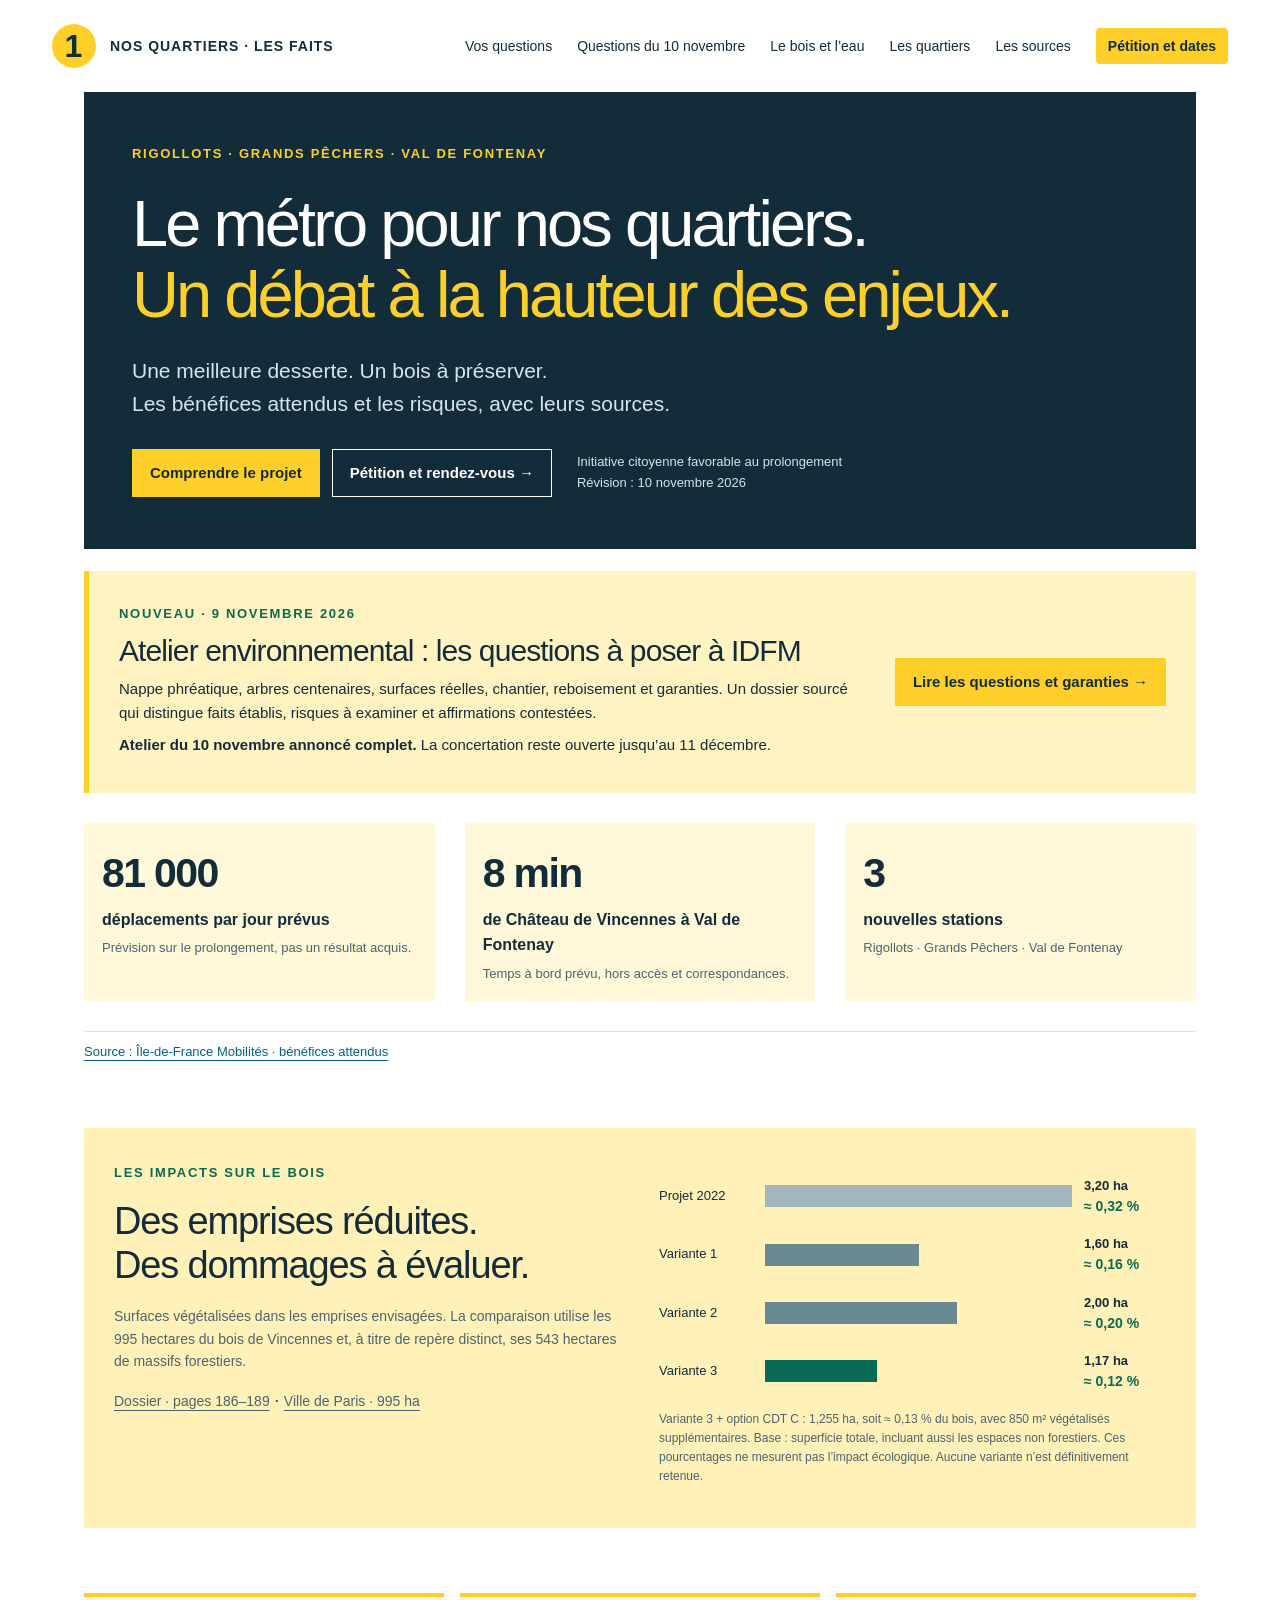
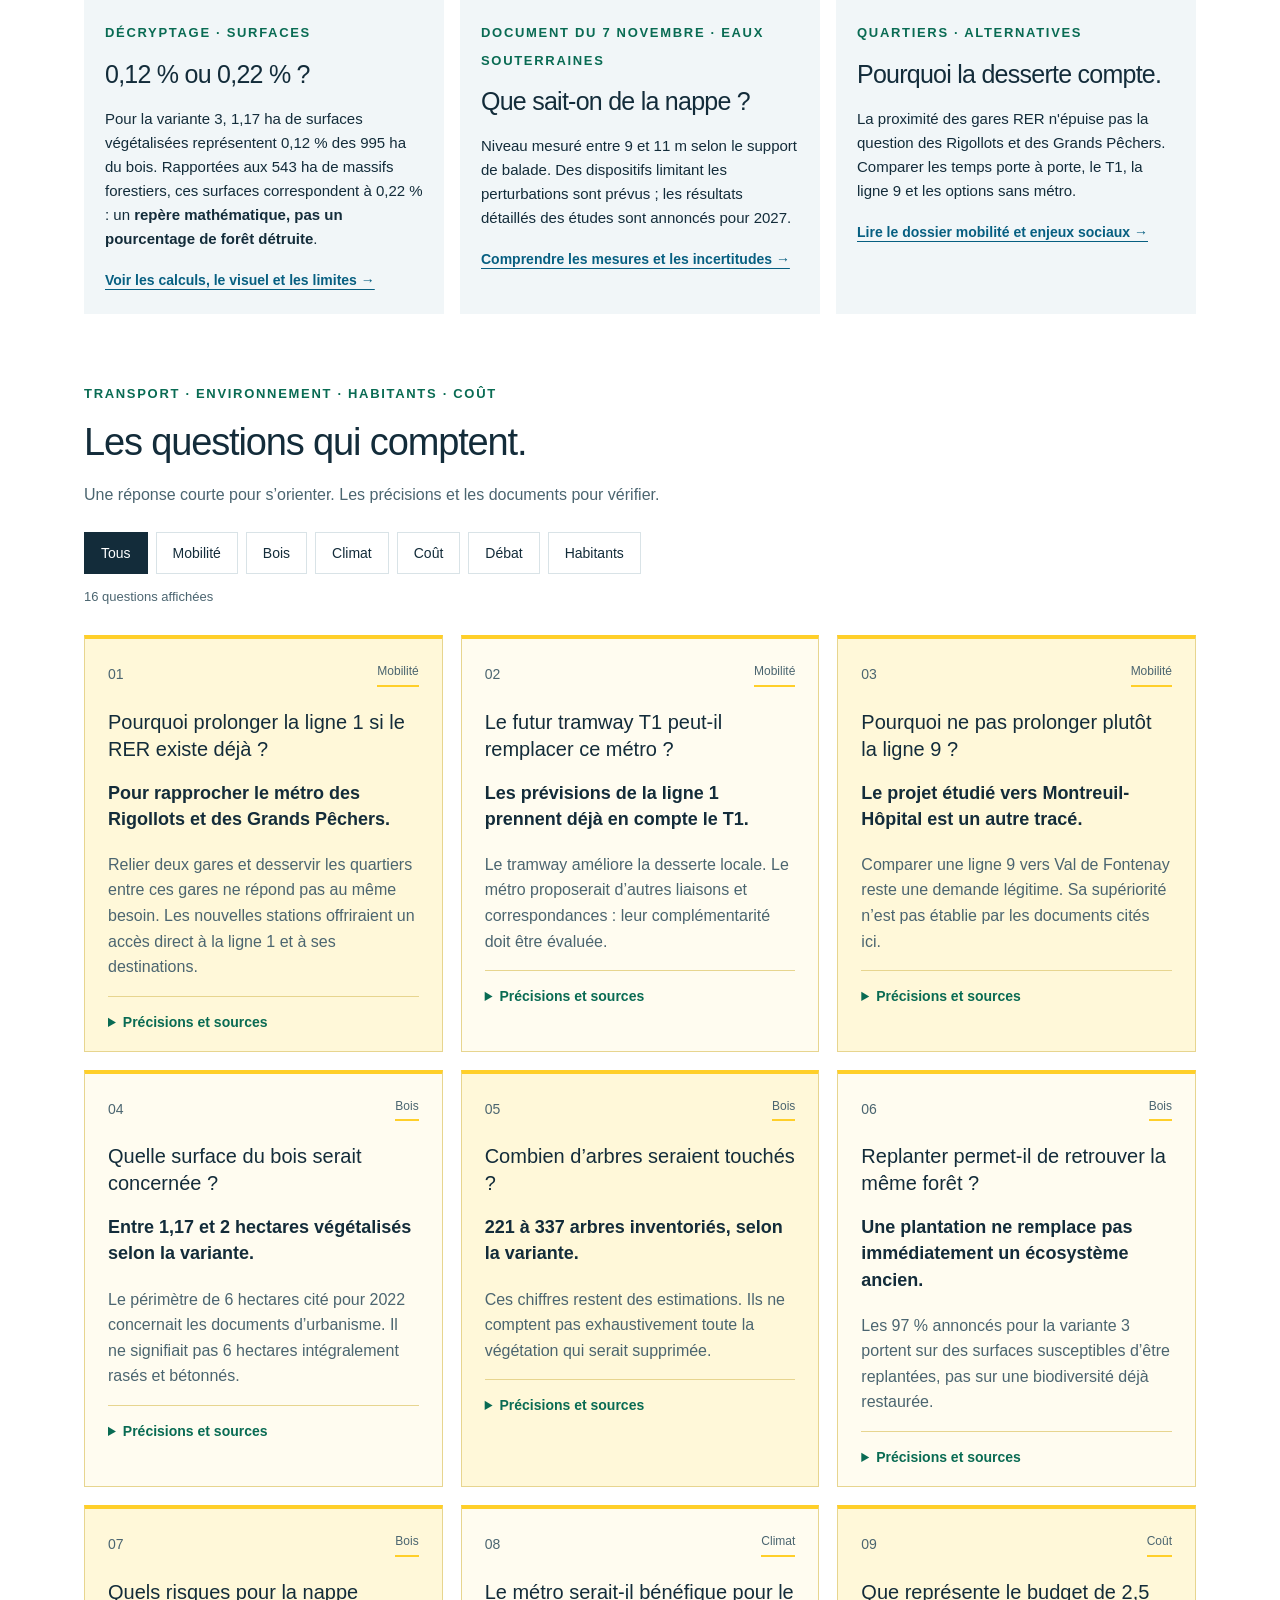
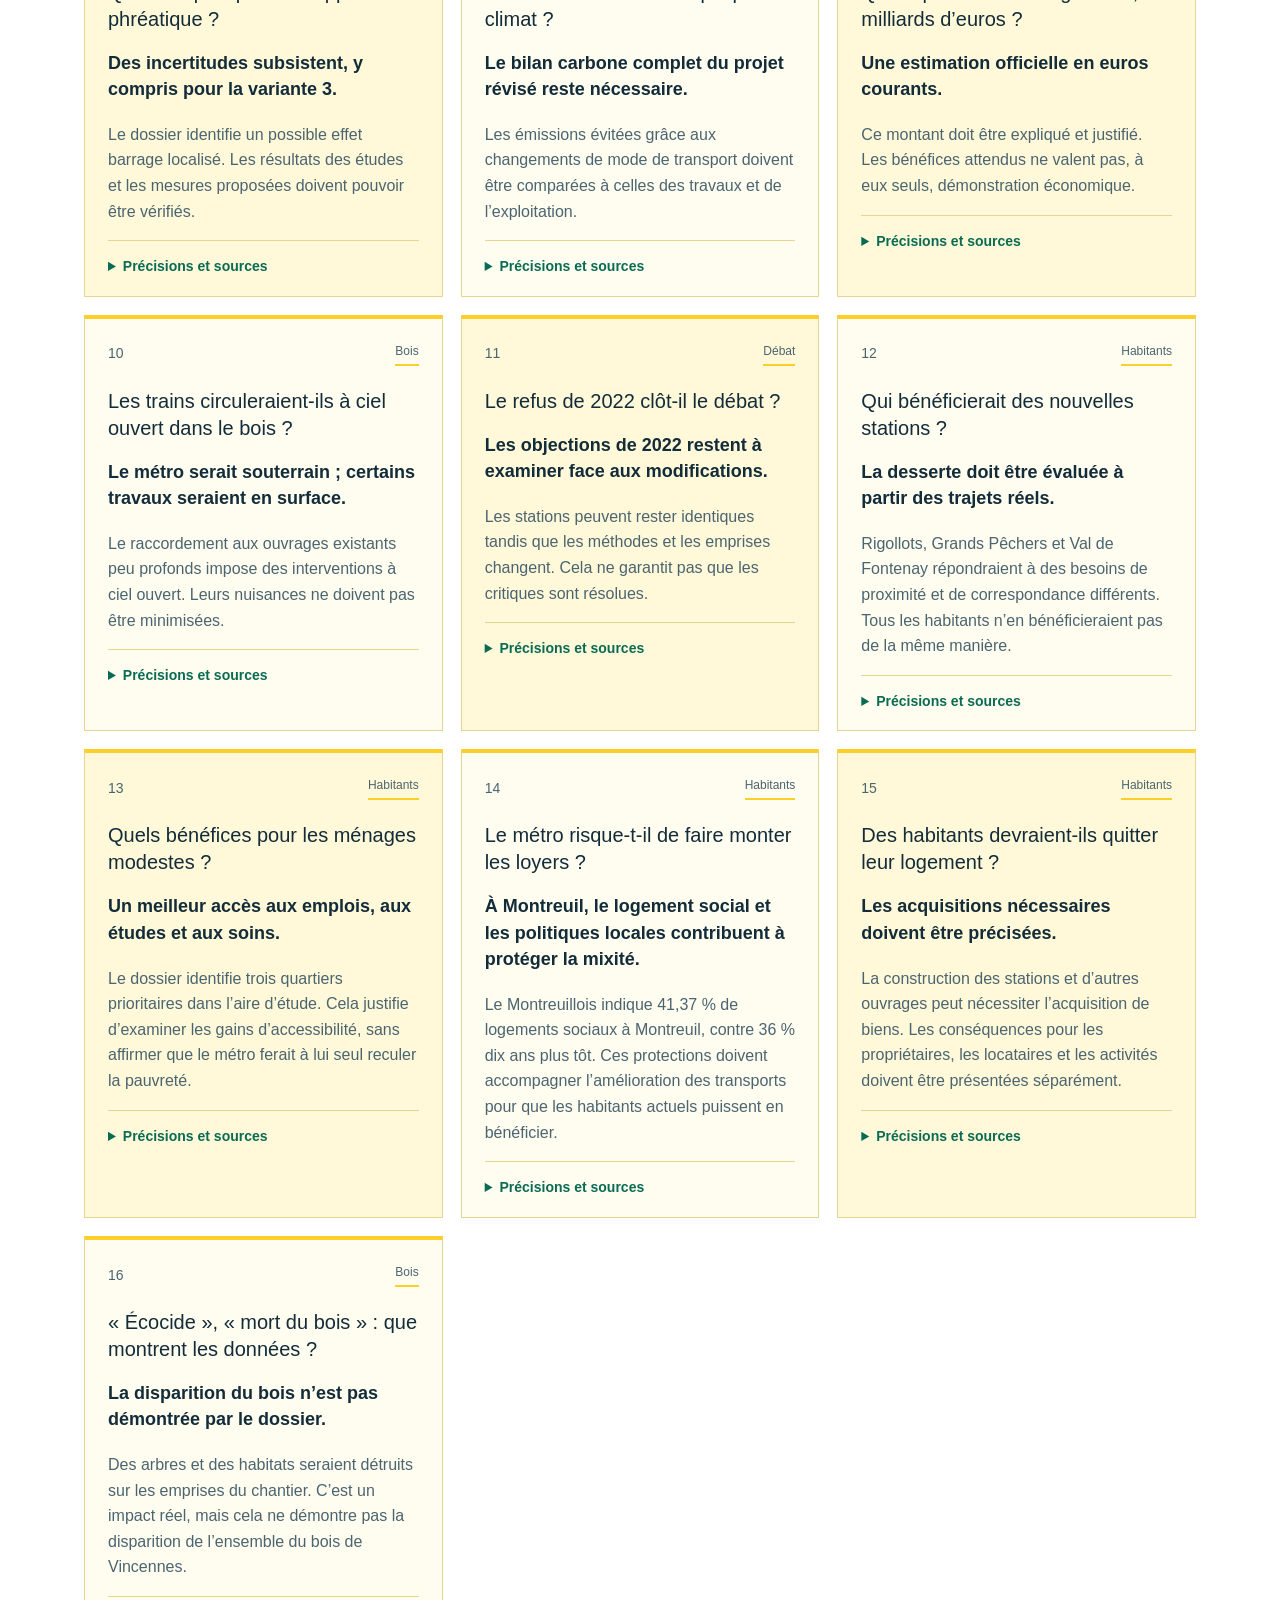
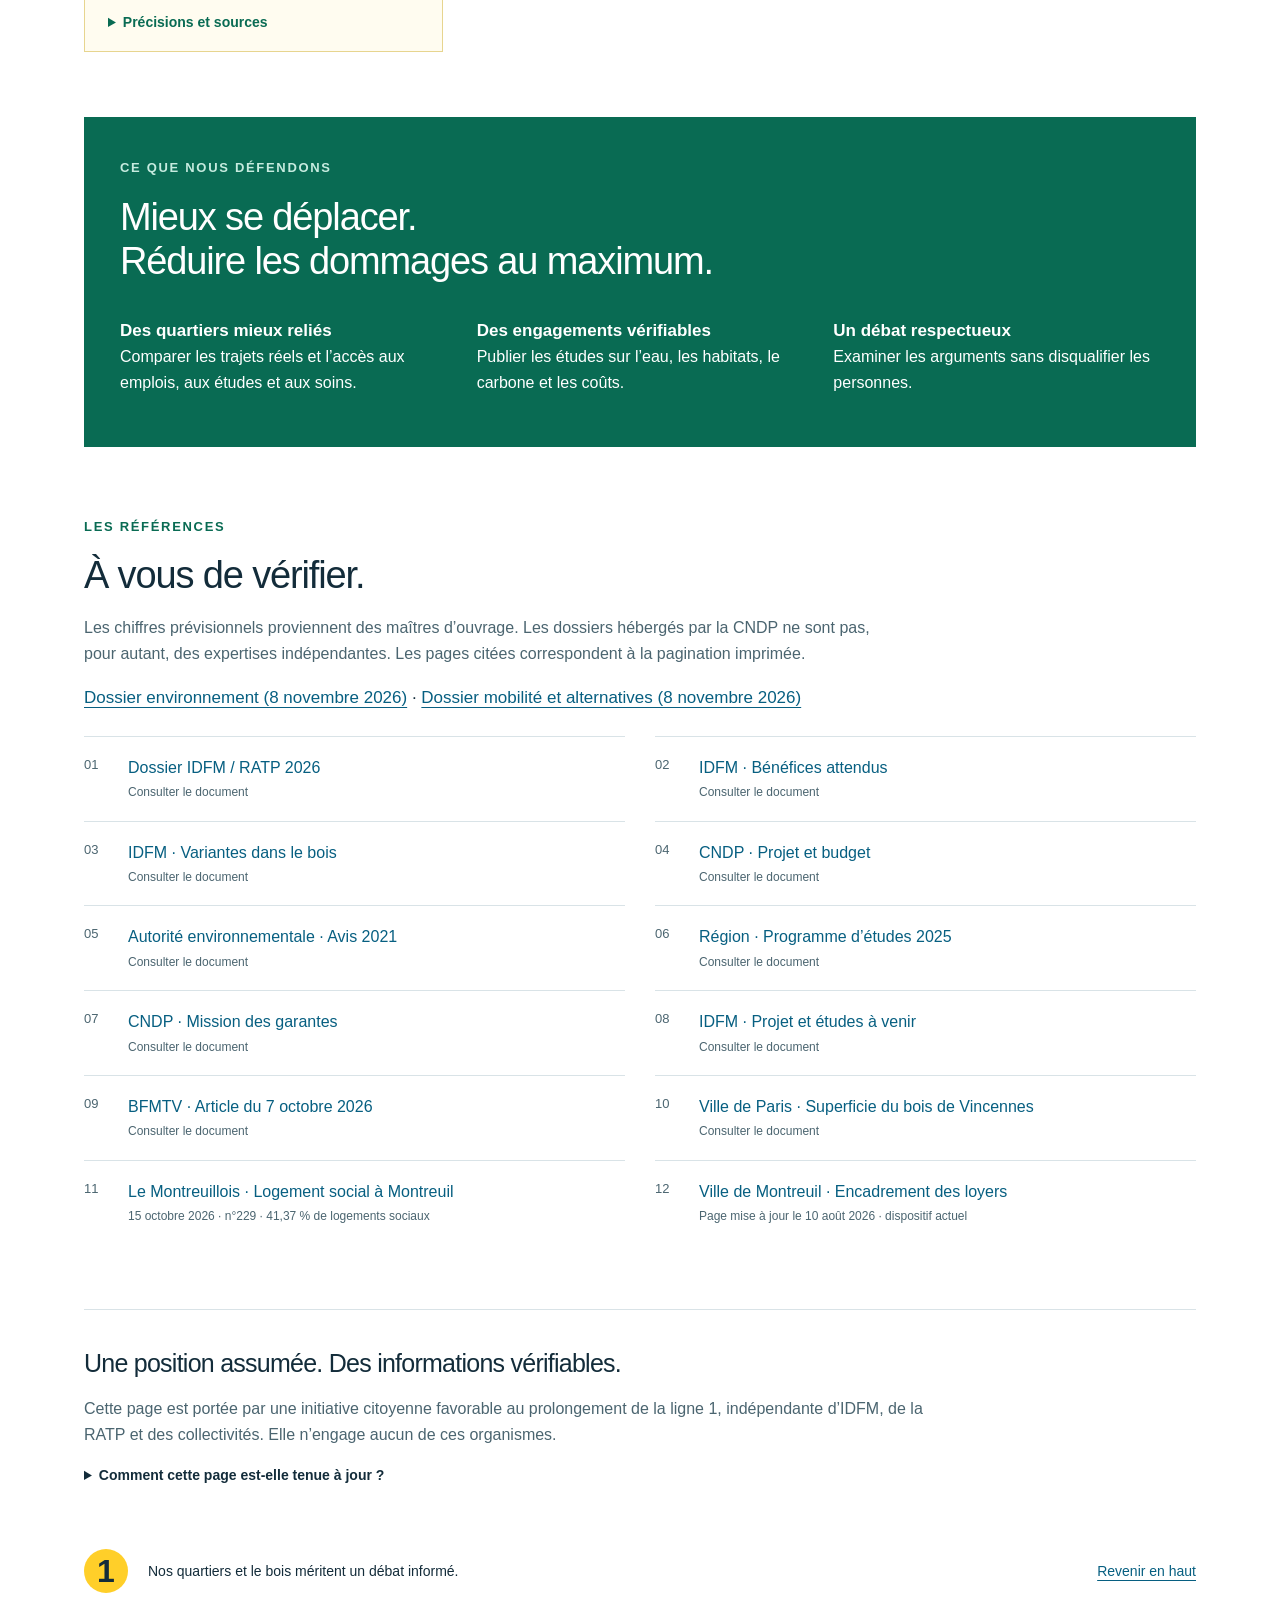
<file: index.html>
<!doctype html>
<html lang="fr"><head><meta charset="utf-8"><meta name="viewport" content="width=device-width,initial-scale=1"><title>Ligne 1 : les faits, les bénéfices et les questions ouvertes</title><meta name="description" content="Prolongement de la ligne 1 à Val de Fontenay : vérification des arguments, comparaison des variantes, impacts sur le bois et sources officielles. Initiative citoyenne favorable au projet."><meta property="og:title" content="Ligne 1 : comprendre, vérifier, débattre"><meta property="og:description" content="Les chiffres, leurs limites et les questions encore ouvertes. Une lecture sourcée du projet vers Rigollots, Grands Pêchers et Val de Fontenay."><meta name="theme-color" content="#142a38"><link rel="icon" type="image/svg+xml" href="data:image/svg+xml,%3Csvg xmlns='http://www.w3.org/2000/svg' viewBox='0 0 32 32'%3E%3Ccircle cx='16' cy='16' r='16' fill='%23ffcf32'/%3E%3Ctext x='16' y='24' text-anchor='middle' font-family='Arial' font-size='25' font-weight='bold' fill='%23142a38'%3E1%3C/text%3E%3C/svg%3E"><link rel="stylesheet" href="style.css"></head>
<body><a class="skip" href="#main">Aller au contenu</a><header><a class="brand" href="#"><span class="line">1</span><span>NOS QUARTIERS · LES FAITS</span></a><nav aria-label="Navigation"><a href="#questions">Vos questions</a><a href="questions-atelier.html">Questions du 10 novembre</a><a href="bois.html">Le bois et l’eau</a><a href="quartiers.html">Les quartiers</a><a href="#sources">Les sources</a><a class="nav-action" href="participer.html">Pétition et dates</a></nav></header><main id="main"><section class="hero"><div class="eyebrow">RIGOLLOTS · GRANDS PÊCHERS · VAL DE FONTENAY</div><h1>Le métro pour nos quartiers.<br><em>Un débat à la hauteur des enjeux.</em></h1><p>Une meilleure desserte. Un bois à préserver.<br>Les bénéfices attendus et les risques, avec leurs sources.</p><div class="hero-footer"><div class="hero-actions"><a class="button" href="#questions">Comprendre le projet</a><a class="button button-outline" href="participer.html">Pétition et rendez-vous →</a></div><span>Initiative citoyenne favorable au prolongement<br>Révision : 10 novembre 2026</span></div></section><section class="atelier-teaser" aria-label="Dossier de questions pour la concertation"><div><span class="eyebrow">NOUVEAU · 9 NOVEMBRE 2026</span><h2>Atelier environnemental : les questions à poser à IDFM</h2><p>Nappe phréatique, arbres centenaires, surfaces réelles, chantier, reboisement et garanties. Un dossier sourcé qui distingue faits établis, risques à examiner et affirmations contestées.</p><p><strong>Atelier du 10 novembre annoncé complet.</strong> La concertation reste ouverte jusqu’au 11 décembre.</p></div><a class="button" href="questions-atelier.html">Lire les questions et garanties →</a></section><section class="snapshot" aria-label="Les bénéfices attendus selon IDFM"><article><b>81 000</b><span>déplacements par jour prévus</span><small>Prévision sur le prolongement, pas un résultat acquis.</small></article><article><b>8 min</b><span>de Château de Vincennes à Val de Fontenay</span><small>Temps à bord prévu, hors accès et correspondances.</small></article><article><b>3</b><span>nouvelles stations</span><small>Rigollots · Grands Pêchers · Val de Fontenay</small></article></section><p class="metric-source"><a href="https://www.iledefrance-mobilites.fr/le-reseau/projets/metro1-valdefontenay/benefices-du-projet-m1">Source : Île-de-France Mobilités · bénéfices attendus</a></p><section class="comparison" id="bois"><div><span class="eyebrow">LES IMPACTS SUR LE BOIS</span><h2>Des emprises réduites.<br>Des dommages à évaluer.</h2><p>Surfaces végétalisées dans les emprises envisagées. La comparaison utilise les 995 hectares du bois de Vincennes et, à titre de repère distinct, ses 543 hectares de massifs forestiers.</p><a href="https://www.debatpublic.fr/sites/default/files/2026-09/K5TOo4u580md6bIL_ProlongementM1-DossierConcertation-Complet.pdf">Dossier · pages 186–189</a> · <a href="https://www.paris.fr/lieux/bois-de-vincennes-6598">Ville de Paris · 995 ha</a></div><div class="chart" role="img" aria-label="Emprises végétalisées : 2022, 3,20 hectares ; variante 1, 1,60 ; variante 2, 2 ; variante 3, 1,17. Parts de la superficie totale de 995 hectares : environ 0,32 pour cent, 0,16 pour cent, 0,20 pour cent et 0,12 pour cent respectivement"><div><span>Projet 2022</span><i style="--w:100%"></i><b>3,20 ha<small>≈ 0,32 %</small></b></div><div><span>Variante 1</span><i style="--w:50%"></i><b>1,60 ha<small>≈ 0,16 %</small></b></div><div><span>Variante 2</span><i style="--w:62.5%"></i><b>2,00 ha<small>≈ 0,20 %</small></b></div><div><span>Variante 3</span><i class="v3" style="--w:36.5625%"></i><b>1,17 ha<small>≈ 0,12 %</small></b></div><p>Variante 3 + option CDT C : 1,255 ha, soit ≈ 0,13 % du bois, avec 850 m² végétalisés supplémentaires. Base : superficie totale, incluant aussi les espaces non forestiers. Ces pourcentages ne mesurent pas l’impact écologique. Aucune variante n’est définitivement retenue.</p></div></section><section class="featured-evidence" aria-label="Nouvelles fiches d'information"><article><span class="eyebrow">DÉCRYPTAGE · SURFACES</span><h2>0,12 % ou 0,22 % ?</h2><p>Pour la variante 3, 1,17 ha de surfaces végétalisées représentent 0,12 % des 995 ha du bois. Rapportées aux 543 ha de massifs forestiers, ces surfaces correspondent à 0,22 % : un <strong>repère mathématique, pas un pourcentage de forêt détruite</strong>.</p><a href="bois.html#calcul">Voir les calculs, le visuel et les limites →</a></article><article><span class="eyebrow">DOCUMENT DU 7 NOVEMBRE · EAUX SOUTERRAINES</span><h2>Que sait-on de la nappe ?</h2><p>Niveau mesuré entre 9 et 11 m selon le support de balade. Des dispositifs limitant les perturbations sont prévus ; les résultats détaillés des études sont annoncés pour 2027.</p><a href="bois.html#eau">Comprendre les mesures et les incertitudes →</a></article><article><span class="eyebrow">QUARTIERS · ALTERNATIVES</span><h2>Pourquoi la desserte compte.</h2><p>La proximité des gares RER n'épuise pas la question des Rigollots et des Grands Pêchers. Comparer les temps porte à porte, le T1, la ligne 9 et les options sans métro.</p><a href="quartiers.html">Lire le dossier mobilité et enjeux sociaux →</a></article></section><section id="questions"><span class="eyebrow">TRANSPORT · ENVIRONNEMENT · HABITANTS · COÛT</span><h2>Les questions qui comptent.</h2><p class="intro">Une réponse courte pour s’orienter. Les précisions et les documents pour vérifier.</p><div class="filters" role="group" aria-label="Filtrer les questions par thème"><button data-filter="Tous" aria-pressed="true" class="active">Tous</button><button data-filter="Mobilité" aria-pressed="false" class="">Mobilité</button><button data-filter="Bois" aria-pressed="false" class="">Bois</button><button data-filter="Climat" aria-pressed="false" class="">Climat</button><button data-filter="Coût" aria-pressed="false" class="">Coût</button><button data-filter="Débat" aria-pressed="false" class="">Débat</button><button data-filter="Habitants" aria-pressed="false" class="">Habitants</button></div><p class="result-count" aria-live="polite">16 questions affichées</p><div class="grid" id="question-grid"><article class="fact" id="question-1" data-topic="Mobilité"><div class="fact-top"><span>01</span><span class="topic">Mobilité</span></div><h3>Pourquoi prolonger la ligne 1 si le RER existe déjà ?</h3><p class="takeaway">Pour rapprocher le métro des Rigollots et des Grands Pêchers.</p><p class="short-answer">Relier deux gares et desservir les quartiers entre ces gares ne répond pas au même besoin. Les nouvelles stations offriraient un accès direct à la ligne 1 et à ses destinations.</p><details><summary>Précisions et sources</summary><p>IDFM identifie ces quartiers comme éloignés du réseau structurant. L’intérêt réel dépend des domiciles, des destinations et des correspondances. Les 8 minutes annoncées entre Château de Vincennes et Val de Fontenay sont un temps à bord, pas un gain identique pour chaque habitant.</p><a class="ref" href="https://www.iledefrance-mobilites.fr/le-reseau/projets/metro1-valdefontenay/benefices-du-projet-m1" target="_blank" rel="noopener">IDFM · Bénéfices attendus<small>Bénéfices attendus</small></a><a class="permalink" href="#question-1">Lien vers cette réponse</a></details></article><article class="fact" id="question-2" data-topic="Mobilité"><div class="fact-top"><span>02</span><span class="topic">Mobilité</span></div><h3>Le futur tramway T1 peut-il remplacer ce métro ?</h3><p class="takeaway">Les prévisions de la ligne 1 prennent déjà en compte le T1.</p><p class="short-answer">Le tramway améliore la desserte locale. Le métro proposerait d’autres liaisons et correspondances : leur complémentarité doit être évaluée.</p><details><summary>Précisions et sources</summary><p>Le modèle du dossier intègre le futur T1, la ligne 15 et le Bus Bords de Marne. Il prévoit néanmoins une fréquentation du prolongement. Ce résultat ne suffit pas à prouver son équilibre économique. Le dossier situe le futur T1 à environ 600 m de la station Grands Pêchers envisagée : cela ne décrit pas la distance de tous les logements au tram.</p><a class="ref" href="https://www.debatpublic.fr/sites/default/files/2026-09/K5TOo4u580md6bIL_ProlongementM1-DossierConcertation-Complet.pdf" target="_blank" rel="noopener">Dossier IDFM / RATP 2026<small>p. 128–129 et 142–143</small></a><a class="permalink" href="#question-2">Lien vers cette réponse</a></details></article><article class="fact" id="question-3" data-topic="Mobilité"><div class="fact-top"><span>03</span><span class="topic">Mobilité</span></div><h3>Pourquoi ne pas prolonger plutôt la ligne 9 ?</h3><p class="takeaway">Le projet étudié vers Montreuil-Hôpital est un autre tracé.</p><p class="short-answer">Comparer une ligne 9 vers Val de Fontenay reste une demande légitime. Sa supériorité n’est pas établie par les documents cités ici.</p><details><summary>Précisions et sources</summary><p>Le programme régional de 2025 prévoit des études M9 vers Montreuil-Hôpital : diagnostic, variantes, coûts et première appréciation environnementale. Cela ne constitue pas une comparaison avec un tracé M9 via Grands Pêchers et Val de Fontenay. Il faut demander si cette variante a été étudiée et obtenir ses résultats, sans la déclarer impossible ni meilleure par principe.</p><a class="ref" href="https://www.iledefrance.fr/actes/deliberations/CP2025-123RAP.pdf" target="_blank" rel="noopener">Région · Programme d’études 2025<small>p. 125–127</small></a><a class="ref" href="quartiers.html#alternatives">Comparer la ligne 9, le T1, le RER et les bus</a><a class="permalink" href="#question-3">Lien vers cette réponse</a></details></article><article class="fact" id="question-4" data-topic="Bois"><div class="fact-top"><span>04</span><span class="topic">Bois</span></div><h3>Quelle surface du bois serait concernée ?</h3><p class="takeaway">Entre 1,17 et 2 hectares végétalisés selon la variante.</p><p class="short-answer">Le périmètre de 6 hectares cité pour 2022 concernait les documents d’urbanisme. Il ne signifiait pas 6 hectares intégralement rasés et bétonnés.</p><details><summary>Précisions et sources</summary><p>Il faut distinguer chantier total et espaces végétalisés : la variante 3 représente 2,12 ha de chantier, dont 1,17 ha végétalisé. L’option C du centre de dépannage ajouterait environ 850 m² végétalisés et 3 arbres dans le bois. La surface ne mesure pas, à elle seule, la valeur des habitats ni les effets indirects.</p><a class="ref" href="https://www.debatpublic.fr/sites/default/files/2026-09/K5TOo4u580md6bIL_ProlongementM1-DossierConcertation-Complet.pdf" target="_blank" rel="noopener">Dossier IDFM / RATP 2026<small>p. 186–189</small></a><a class="ref" href="bois.html#calcul">Comparaison 0,12 % / 0,22 % et tableau des variantes</a><a class="permalink" href="#question-4">Lien vers cette réponse</a></details></article><article class="fact" id="question-5" data-topic="Bois"><div class="fact-top"><span>05</span><span class="topic">Bois</span></div><h3>Combien d’arbres seraient touchés ?</h3><p class="takeaway">221 à 337 arbres inventoriés, selon la variante.</p><p class="short-answer">Ces chiffres restent des estimations. Ils ne comptent pas exhaustivement toute la végétation qui serait supprimée.</p><details><summary>Précisions et sources</summary><p>221 correspond à la variante 3 ; 274 à la variante 1 ; 337 à la variante 2. L’inventaire recense notamment tous les troncs de plus de 17,5 cm de diamètre et certains petits sujets présentant un intérêt particulier. Le chêne remarquable est éloigné de l’emprise de la variante 3, mais proche de celles des variantes 1 et 2. Aucun âge exact n’est affirmé ici.</p><a class="ref" href="https://www.debatpublic.fr/sites/default/files/2026-09/K5TOo4u580md6bIL_ProlongementM1-DossierConcertation-Complet.pdf" target="_blank" rel="noopener">Dossier IDFM / RATP 2026<small>p. 152–153, 174–175, 186–189 et annexe</small></a><a class="permalink" href="#question-5">Lien vers cette réponse</a></details></article><article class="fact" id="question-6" data-topic="Bois"><div class="fact-top"><span>06</span><span class="topic">Bois</span></div><h3>Replanter permet-il de retrouver la même forêt ?</h3><p class="takeaway">Une plantation ne remplace pas immédiatement un écosystème ancien.</p><p class="short-answer">Les 97 % annoncés pour la variante 3 portent sur des surfaces susceptibles d’être replantées, pas sur une biodiversité déjà restaurée.</p><details><summary>Précisions et sources</summary><p>Le dossier décrit des habitats à enjeux, une flore patrimoniale et une mare en bordure de la variante 3. Les essences, la taille des plants, les résultats écologiques attendus et les engagements de suivi doivent être précisés. Affirmer que seuls des arbustes seraient plantés n’est pas établi ici. Le retour à une vocation boisée ne rétablit pas automatiquement la protection d’espace boisé classé.</p><a class="ref" href="https://www.debatpublic.fr/sites/default/files/2026-09/K5TOo4u580md6bIL_ProlongementM1-DossierConcertation-Complet.pdf" target="_blank" rel="noopener">Dossier IDFM / RATP 2026<small>p. 174–175 et 186–189</small></a><a class="permalink" href="#question-6">Lien vers cette réponse</a></details></article><article class="fact" id="question-7" data-topic="Bois"><div class="fact-top"><span>07</span><span class="topic">Bois</span></div><h3>Quels risques pour la nappe phréatique ?</h3><p class="takeaway">Des incertitudes subsistent, y compris pour la variante 3.</p><p class="short-answer">Le dossier identifie un possible effet barrage localisé. Les résultats des études et les mesures proposées doivent pouvoir être vérifiés.</p><details><summary>Précisions et sources</summary><p>Le niveau de nappe est indiqué comme incertain et des reconnaissances sont annoncées. La variante 3 évite certaines difficultés techniques des autres variantes, sans supprimer tout risque hydrogéologique. Identifier un risque ne démontre ni qu’il se produira ni qu’il est maîtrisé.</p><a class="ref" href="https://www.debatpublic.fr/sites/default/files/2026-09/K5TOo4u580md6bIL_ProlongementM1-DossierConcertation-Complet.pdf" target="_blank" rel="noopener">Dossier IDFM / RATP 2026<small>p. 174–175 et 188–189</small></a><a class="ref" href="bois.html#eau">Fiche actualisée · niveau de nappe de 9 à 11 mètres, dispositifs techniques et résultats attendus en 2027</a><a class="permalink" href="#question-7">Lien vers cette réponse</a></details></article><article class="fact" id="question-8" data-topic="Climat"><div class="fact-top"><span>08</span><span class="topic">Climat</span></div><h3>Le métro serait-il bénéfique pour le climat ?</h3><p class="takeaway">Le bilan carbone complet du projet révisé reste nécessaire.</p><p class="short-answer">Les émissions évitées grâce aux changements de mode de transport doivent être comparées à celles des travaux et de l’exploitation.</p><details><summary>Précisions et sources</summary><p>L’Autorité environnementale avait critiqué les calculs du dossier précédent, notamment l’absence d’évaluation des émissions de construction. Son avis de 2021 ne permet pas d’affirmer un bilan positif pour les nouvelles variantes, ni un délai précis de retour carbone. Le résultat dépend notamment du report depuis la voiture, des distances parcourues, de l’évolution du parc automobile et de la durée d’évaluation.</p><a class="ref" href="https://www.igedd.developpement-durable.gouv.fr/IMG/pdf/210519_prolongement_l1_metro_93_94_delibere_cle0d175d.pdf" target="_blank" rel="noopener">Autorité environnementale · Avis 2021<small>p. 22–23</small></a><a class="permalink" href="#question-8">Lien vers cette réponse</a></details></article><article class="fact" id="question-9" data-topic="Coût"><div class="fact-top"><span>09</span><span class="topic">Coût</span></div><h3>Que représente le budget de 2,5 milliards d’euros ?</h3><p class="takeaway">Une estimation officielle en euros courants.</p><p class="short-answer">Ce montant doit être expliqué et justifié. Les bénéfices attendus ne valent pas, à eux seuls, démonstration économique.</p><details><summary>Précisions et sources</summary><p>La CNDP publie 2,5 Md€ courants, à partir d’une estimation de 1,49 Md€ HT aux prix de décembre 2017 actualisée selon des hypothèses et le calendrier. Les 1,7 Md€ constants cités par IDFM dans BFMTV utilisent une autre base. Il faut comparer dates, périmètres et inflation. Un nouveau bilan socio-économique est annoncé ; l’utilité publique n’est pas acquise.</p><a class="ref" href="https://www.debatpublic.fr/prolongement-de-la-ligne-1-du-metro-entre-chateau-de-vincennes-et-val-de-fontenay-8551" target="_blank" rel="noopener">CNDP · Projet et budget<small>Coût au stade de la saisine</small></a><a class="ref" href="https://www.iledefrance-mobilites.fr/le-reseau/projets/metro1-valdefontenay/le-projet-m1" target="_blank" rel="noopener">IDFM · nouveau bilan annoncé</a><a class="permalink" href="#question-9">Lien vers cette réponse</a></details></article><article class="fact" id="question-10" data-topic="Bois"><div class="fact-top"><span>10</span><span class="topic">Bois</span></div><h3>Les trains circuleraient-ils à ciel ouvert dans le bois ?</h3><p class="takeaway">Le métro serait souterrain ; certains travaux seraient en surface.</p><p class="short-answer">Le raccordement aux ouvrages existants peu profonds impose des interventions à ciel ouvert. Leurs nuisances ne doivent pas être minimisées.</p><details><summary>Précisions et sources</summary><p>Il faut distinguer le fonctionnement futur de la ligne et les méthodes du chantier. De même, le calendrier global annoncé, de 2033 à 2040 sous conditions, ne démontre pas dix ans de travaux localisés dans le bois. La durée et le phasage du raccordement doivent être précisés.</p><a class="ref" href="https://www.iledefrance-mobilites.fr/le-reseau/projets/metro1-valdefontenay/bois-de-vincennes-m1" target="_blank" rel="noopener">IDFM · Variantes dans le bois<small>Méthodes de raccordement ; calendrier : dossier p. 98–99</small></a><a class="ref" href="https://www.debatpublic.fr/sites/default/files/2026-09/K5TOo4u580md6bIL_ProlongementM1-DossierConcertation-Complet.pdf" target="_blank" rel="noopener">Dossier 2026 · calendrier, p. 98–99</a><a class="permalink" href="#question-10">Lien vers cette réponse</a></details></article><article class="fact" id="question-11" data-topic="Débat"><div class="fact-top"><span>11</span><span class="topic">Débat</span></div><h3>Le refus de 2022 clôt-il le débat ?</h3><p class="takeaway">Les objections de 2022 restent à examiner face aux modifications.</p><p class="short-answer">Les stations peuvent rester identiques tandis que les méthodes et les emprises changent. Cela ne garantit pas que les critiques sont résolues.</p><details><summary>Précisions et sources</summary><p>L’avis défavorable de la commission d’enquête de 2022 est réel ; une commission d’enquête n’est pas un tribunal. La concertation actuelle porte sur l’opportunité et les alternatives, dont l’absence de projet. Les garantes ont une mission de neutralité et d’indépendance. Les protections du bois nécessitent des procédures spécifiques, pas des autorisations déjà obtenues.</p><a class="ref" href="https://www.debatpublic.fr/sites/default/files/2026-02/LM_LIGNE_1_VINCENNES_FONTENAY%20Sign%C3%A9%20MP.pdf" target="_blank" rel="noopener">CNDP · Mission des garantes<small>p. 1–3 ; dossier p. 16–21 et 188–189</small></a><a class="ref" href="https://www.debatpublic.fr/sites/default/files/2026-09/K5TOo4u580md6bIL_ProlongementM1-DossierConcertation-Complet.pdf" target="_blank" rel="noopener">Dossier 2026 · p. 16–21 et 188–189</a><a class="permalink" href="#question-11">Lien vers cette réponse</a></details></article><article class="fact" id="question-12" data-topic="Habitants"><div class="fact-top"><span>12</span><span class="topic">Habitants</span></div><h3>Qui bénéficierait des nouvelles stations ?</h3><p class="takeaway">La desserte doit être évaluée à partir des trajets réels.</p><p class="short-answer">Rigollots, Grands Pêchers et Val de Fontenay répondraient à des besoins de proximité et de correspondance différents. Tous les habitants n’en bénéficieraient pas de la même manière.</p><details><summary>Précisions et sources</summary><p>Comparer les options demande de regarder les populations accessibles à pied, en bus ou à vélo, les destinations utiles et les temps porte à porte. Le relief, les difficultés de marche et la qualité des correspondances comptent autant que la distance sur une carte. Une fréquentation prévue ne représente pas autant d’habitants distincts.</p><a class="ref" href="https://www.debatpublic.fr/sites/default/files/2026-09/K5TOo4u580md6bIL_ProlongementM1-DossierConcertation-Complet.pdf" target="_blank" rel="noopener">Dossier IDFM / RATP 2026<small>Diagnostic territorial, p. 34–35 ; fréquentation, p. 142–147</small></a><a class="permalink" href="#question-12">Lien vers cette réponse</a></details></article><article class="fact" id="question-13" data-topic="Habitants"><div class="fact-top"><span>13</span><span class="topic">Habitants</span></div><h3>Quels bénéfices pour les ménages modestes ?</h3><p class="takeaway">Un meilleur accès aux emplois, aux études et aux soins.</p><p class="short-answer">Le dossier identifie trois quartiers prioritaires dans l’aire d’étude. Cela justifie d’examiner les gains d’accessibilité, sans affirmer que le métro ferait à lui seul reculer la pauvreté.</p><details><summary>Précisions et sources</summary><p>Le classement en quartier prioritaire décrit un enjeu social ; il ne signifie pas que tous ses habitants seraient directement desservis. Il faut comparer les gains de temps et de fiabilité selon les revenus, la possession d’une voiture et les horaires de travail. Les bénéfices attendus doivent pouvoir profiter aux habitants actuels.</p><a class="ref" href="https://www.debatpublic.fr/sites/default/files/2026-09/K5TOo4u580md6bIL_ProlongementM1-DossierConcertation-Complet.pdf" target="_blank" rel="noopener">Dossier IDFM / RATP 2026<small>Diagnostic territorial, p. 34–35</small></a><a class="permalink" href="#question-13">Lien vers cette réponse</a></details></article><article class="fact" id="question-14" data-topic="Habitants"><div class="fact-top"><span>14</span><span class="topic">Habitants</span></div><h3>Le métro risque-t-il de faire monter les loyers ?</h3><p class="takeaway">À Montreuil, le logement social et les politiques locales contribuent à protéger la mixité.</p><p class="short-answer">Le Montreuillois indique 41,37 % de logements sociaux à Montreuil, contre 36 % dix ans plus tôt. Ces protections doivent accompagner l’amélioration des transports pour que les habitants actuels puissent en bénéficier.</p><details><summary>Précisions et sources</summary><p>Dans son dossier du 15 octobre 2026 (n°229), Le Montreuillois relie cette progression à la préservation du parc social, notamment au refus de vente de logements sociaux, et au soutien à la construction par des garanties d’emprunt. Montreuil et Est Ensemble soutiennent aussi le bail réel solidaire (BRS), pour une accession à la propriété à prix encadrés.</p><p>Pour le parc privé, Montreuil relève actuellement de l’encadrement des loyers d’Est Ensemble pour les baux concernés. Ce dispositif limite le loyer de base ; il ne fige pas tous les loyers. Son maintien dans la durée et son application sont des enjeux à suivre.</p><p>Le taux de 41,37 % concerne l’ensemble de Montreuil, pas les seuls abords des futures stations ni les autres communes du tracé. Ces protections ne suppriment pas tout risque de pression immobilière. Les sources citées ne chiffrent pas l’effet propre du prolongement sur les loyers ou les départs contraints. Le suivi des loyers et le maintien du logement abordable doivent permettre aux habitants actuels de profiter du projet.</p><a class="ref" href="https://www.lemontreuillois.fr/articles/montreuil-terre-de-logement-social" target="_blank" rel="noopener">Le Montreuillois · Montreuil, terre de logement social<small>15 octobre 2026 · n°229 · de 36 % à 41,37 % en dix ans ; parc social et BRS</small></a><a class="ref" href="https://www.montreuil.fr/services-et-demarches/urbanisme/urbanisme-habitat/encadrement-des-loyers-sur-le-territoire-dest-ensemble" target="_blank" rel="noopener">Ville de Montreuil · Encadrement des loyers<small>Protections actuelles du parc privé · page mise à jour le 10 août 2026</small></a><a class="permalink" href="#question-14">Lien vers cette réponse</a></details></article><article class="fact" id="question-15" data-topic="Habitants"><div class="fact-top"><span>15</span><span class="topic">Habitants</span></div><h3>Des habitants devraient-ils quitter leur logement ?</h3><p class="takeaway">Les acquisitions nécessaires doivent être précisées.</p><p class="short-answer">La construction des stations et d’autres ouvrages peut nécessiter l’acquisition de biens. Les conséquences pour les propriétaires, les locataires et les activités doivent être présentées séparément.</p><details><summary>Précisions et sources</summary><p>La présentation du projet prévoit des emprises sur du bâti existant pour certaines stations. Une emprise d’étude ne constitue pas une décision individuelle d’expropriation. Les variantes retenues conditionneraient les besoins définitifs. Les personnes concernées doivent obtenir des réponses sur les biens touchés, le calendrier, l’indemnisation, le relogement éventuel et la continuité des activités. Aucun nombre de logements à supprimer n’est affirmé ici.</p><a class="ref" href="https://www.debatpublic.fr/sites/default/files/2026-09/K5TOo4u580md6bIL_ProlongementM1-DossierConcertation-Complet.pdf" target="_blank" rel="noopener">Dossier IDFM / RATP 2026<small>Stations et emprises ; calendrier, p. 98–99</small></a><a class="permalink" href="#question-15">Lien vers cette réponse</a></details></article><article class="fact" id="question-16" data-topic="Bois"><div class="fact-top"><span>16</span><span class="topic">Bois</span></div><h3>« Écocide », « mort du bois » : que montrent les données ?</h3><p class="takeaway">La disparition du bois n’est pas démontrée par le dossier.</p><p class="short-answer">Des arbres et des habitats seraient détruits sur les emprises du chantier. C’est un impact réel, mais cela ne démontre pas la disparition de l’ensemble du bois de Vincennes.</p><details><summary>Précisions et sources</summary><p>Pour le raccordement, les emprises végétalisées de 1,17 à 2 hectares représentent environ 0,12 % à 0,20 % des 995 hectares de superficie totale du bois indiqués par la Ville de Paris. Pour la variante 3 avec l’option C du centre de dépannage, 1,255 hectare correspond à environ 0,13 %. Le calcul est : emprise en hectares ÷ 995 × 100. À titre de comparaison, 1,17 ha ÷ 543 ha de massifs forestiers × 100 = 0,22 % ; cela ne représente pas la fraction de forêt effectivement détruite. Voir la fiche détaillée pour les différentes variantes. Le dénominateur comprend aussi les espaces non forestiers : ce n’est pas un pourcentage des seuls massifs forestiers, ni de la biodiversité perdue. Ces surfaces ne résument pas les enjeux : la qualité des habitats, les espèces, les sols, l’eau et les effets indirects doivent aussi être examinés. Le terme « écocide » ne remplace pas cette évaluation et sa qualification ne peut être tenue pour établie par la seule annonce d’abattages. À l’inverse, une petite emprise ne prouve pas l’absence de dommages graves à l’échelle locale. Les replantations envisagées ne garantissent pas une restauration immédiate des milieux.</p><a class="ref" href="https://www.debatpublic.fr/sites/default/files/2026-09/K5TOo4u580md6bIL_ProlongementM1-DossierConcertation-Complet.pdf" target="_blank" rel="noopener">Dossier IDFM / RATP 2026<small>p. 174–175 et 186–189</small></a><a class="ref" href="https://www.paris.fr/lieux/bois-de-vincennes-6598" target="_blank" rel="noopener">Ville de Paris · superficie totale : 995 ha ; massifs forestiers : 543 ha</a><a class="ref" href="https://www.bfmtv.com/environnement/la-mort-de-la-foret-les-opposants-au-projet-d-extension-de-la-ligne-1-du-metro-se-mobilisent-a-vincennes_AN-202610070667.html" target="_blank" rel="noopener">BFMTV · contexte de l’expression « mort de la forêt », 7 octobre 2026</a><a class="ref" href="bois.html#calcul">Explication et graphique des petits carrés · 0,22 %</a><a class="permalink" href="#question-16">Lien vers cette réponse</a></details></article></div></section><section class="bottom-line"><span class="eyebrow">CE QUE NOUS DÉFENDONS</span><h2>Mieux se déplacer.<br>Réduire les dommages au maximum.</h2><div><p><strong>Des quartiers mieux reliés</strong><br>Comparer les trajets réels et l’accès aux emplois, aux études et aux soins.</p><p><strong>Des engagements vérifiables</strong><br>Publier les études sur l’eau, les habitats, le carbone et les coûts.</p><p><strong>Un débat respectueux</strong><br>Examiner les arguments sans disqualifier les personnes.</p></div></section><section id="sources"><span class="eyebrow">LES RÉFÉRENCES</span><h2>À vous de vérifier.</h2><p class="intro">Les chiffres prévisionnels proviennent des maîtres d’ouvrage. Les dossiers hébergés par la CNDP ne sont pas, pour autant, des expertises indépendantes. Les pages citées correspondent à la pagination imprimée.</p><p><a href="bois.html">Dossier environnement (8 novembre 2026)</a> · <a href="quartiers.html">Dossier mobilité et alternatives (8 novembre 2026)</a></p><div class="source-grid"><a href="https://www.debatpublic.fr/sites/default/files/2026-09/K5TOo4u580md6bIL_ProlongementM1-DossierConcertation-Complet.pdf" target="_blank" rel="noopener"><span>01</span><strong>Dossier IDFM / RATP 2026</strong><small>Consulter le document</small></a><a href="https://www.iledefrance-mobilites.fr/le-reseau/projets/metro1-valdefontenay/benefices-du-projet-m1" target="_blank" rel="noopener"><span>02</span><strong>IDFM · Bénéfices attendus</strong><small>Consulter le document</small></a><a href="https://www.iledefrance-mobilites.fr/le-reseau/projets/metro1-valdefontenay/bois-de-vincennes-m1" target="_blank" rel="noopener"><span>03</span><strong>IDFM · Variantes dans le bois</strong><small>Consulter le document</small></a><a href="https://www.debatpublic.fr/prolongement-de-la-ligne-1-du-metro-entre-chateau-de-vincennes-et-val-de-fontenay-8551" target="_blank" rel="noopener"><span>04</span><strong>CNDP · Projet et budget</strong><small>Consulter le document</small></a><a href="https://www.igedd.developpement-durable.gouv.fr/IMG/pdf/210519_prolongement_l1_metro_93_94_delibere_cle0d175d.pdf" target="_blank" rel="noopener"><span>05</span><strong>Autorité environnementale · Avis 2021</strong><small>Consulter le document</small></a><a href="https://www.iledefrance.fr/actes/deliberations/CP2025-123RAP.pdf" target="_blank" rel="noopener"><span>06</span><strong>Région · Programme d’études 2025</strong><small>Consulter le document</small></a><a href="https://www.debatpublic.fr/sites/default/files/2026-02/LM_LIGNE_1_VINCENNES_FONTENAY%20Sign%C3%A9%20MP.pdf" target="_blank" rel="noopener"><span>07</span><strong>CNDP · Mission des garantes</strong><small>Consulter le document</small></a><a href="https://www.iledefrance-mobilites.fr/le-reseau/projets/metro1-valdefontenay/le-projet-m1" target="_blank" rel="noopener"><span>08</span><strong>IDFM · Projet et études à venir</strong><small>Consulter le document</small></a><a href="https://www.bfmtv.com/environnement/la-mort-de-la-foret-les-opposants-au-projet-d-extension-de-la-ligne-1-du-metro-se-mobilisent-a-vincennes_AN-202610070667.html" target="_blank" rel="noopener"><span>09</span><strong>BFMTV · Article du 7 octobre 2026</strong><small>Consulter le document</small></a><a href="https://www.paris.fr/lieux/bois-de-vincennes-6598" target="_blank" rel="noopener"><span>10</span><strong>Ville de Paris · Superficie du bois de Vincennes</strong><small>Consulter le document</small></a><a href="https://www.lemontreuillois.fr/articles/montreuil-terre-de-logement-social" target="_blank" rel="noopener"><span>11</span><strong>Le Montreuillois · Logement social à Montreuil</strong><small>15 octobre 2026 · n°229 · 41,37 % de logements sociaux</small></a><a href="https://www.montreuil.fr/services-et-demarches/urbanisme/urbanisme-habitat/encadrement-des-loyers-sur-le-territoire-dest-ensemble" target="_blank" rel="noopener"><span>12</span><strong>Ville de Montreuil · Encadrement des loyers</strong><small>Page mise à jour le 10 août 2026 · dispositif actuel</small></a></div></section><section class="method"><h2>Une position assumée. Des informations vérifiables.</h2><p>Cette page est portée par une initiative citoyenne favorable au prolongement de la ligne 1, indépendante d’IDFM, de la RATP et des collectivités. Elle n’engage aucun de ces organismes.</p><details><summary>Comment cette page est-elle tenue à jour ?</summary><p>Dernière révision : 10 novembre 2026. Réponse 14 complétée avec les politiques de logement de Montreuil et le chiffre de 41,37 % publié dans Le Montreuillois n°229. Dossiers bois, eau et mobilité ajoutés le 8 novembre. Les faits, les prévisions et les questions non résolues sont distingués. Une conclusion non établie par les sources consultées n’est pas déclarée impossible. La page n’est pas actualisée automatiquement.</p><p>Une correction doit préciser la réponse concernée, le document, sa date et sa page. Les prochaines corrections seront datées ici. Les deux dossiers complémentaires détaillent les calculs et les résultats préliminaires présentés le 7 novembre.</p></details></section></main><footer><span class="line">1</span><p>Nos quartiers et le bois méritent un débat informé.</p><a href="#">Revenir en haut</a></footer><script src="app.js"></script></body></html>
</file>
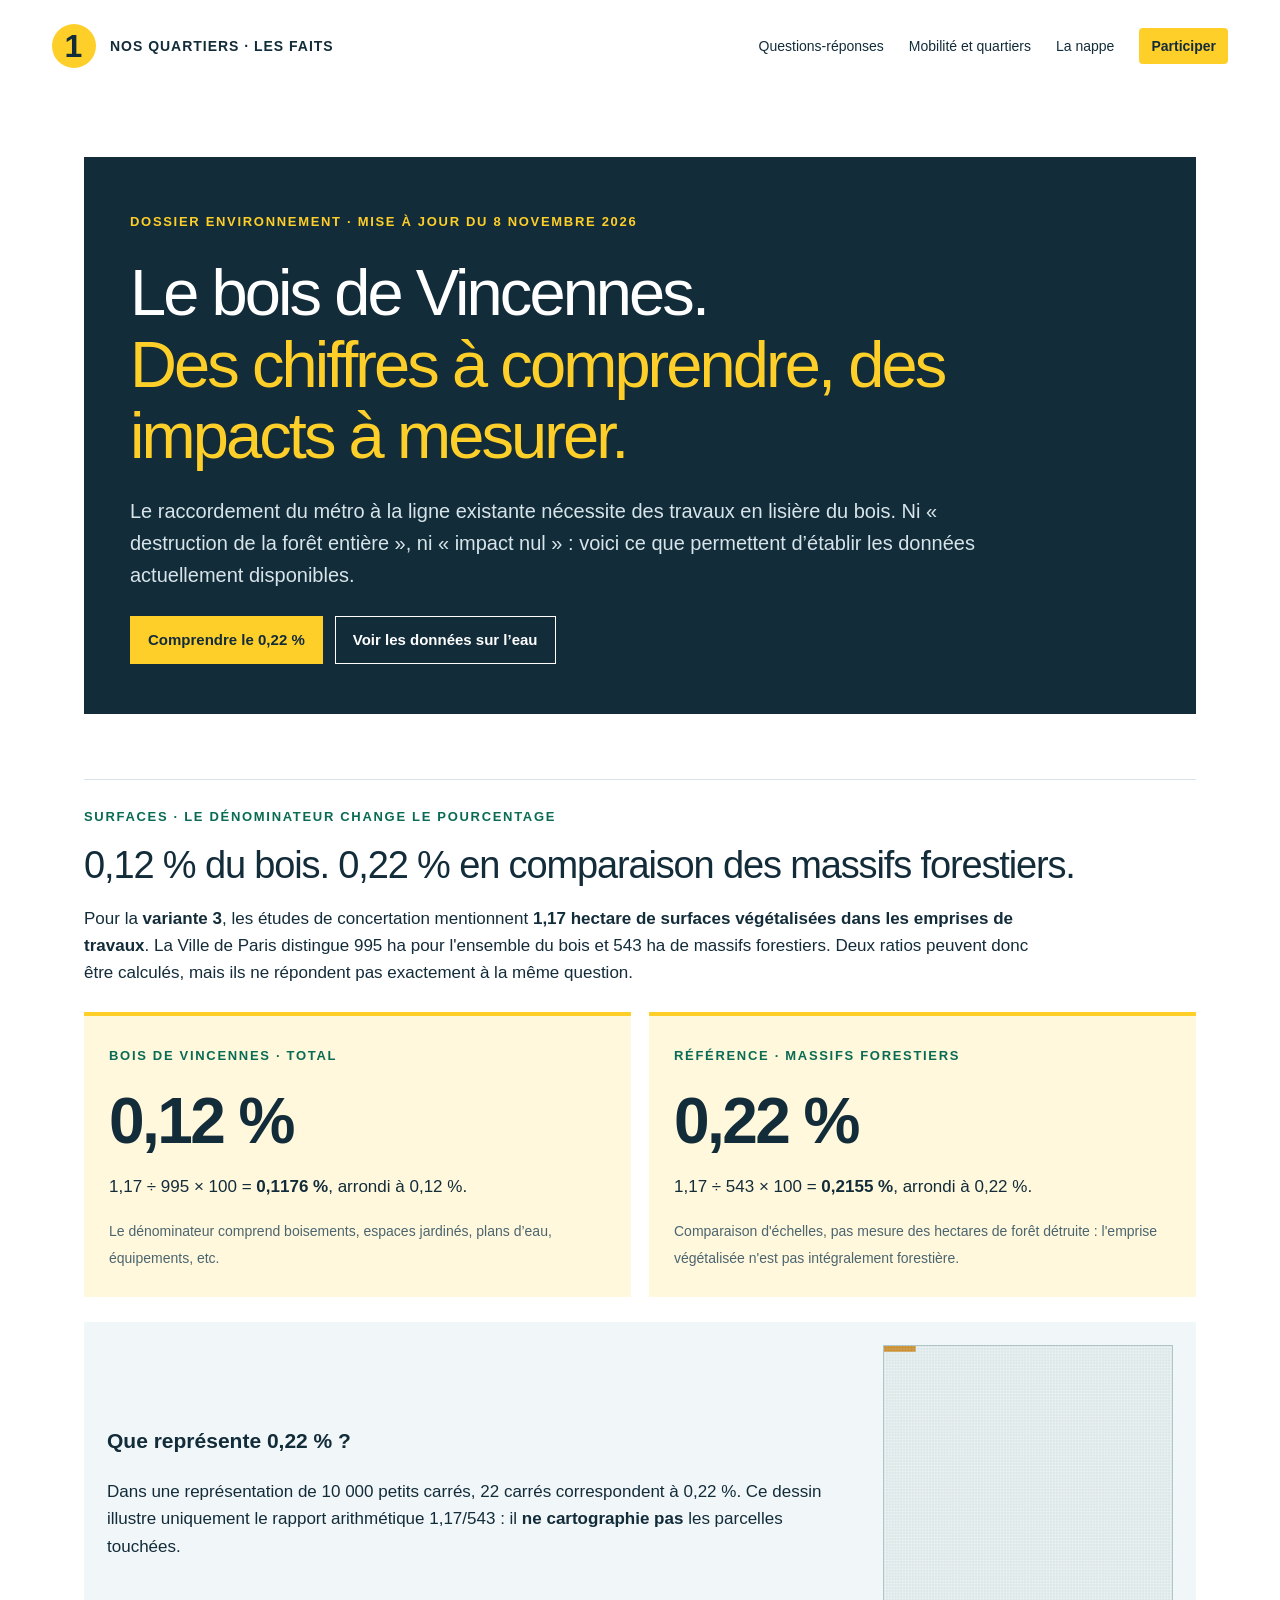
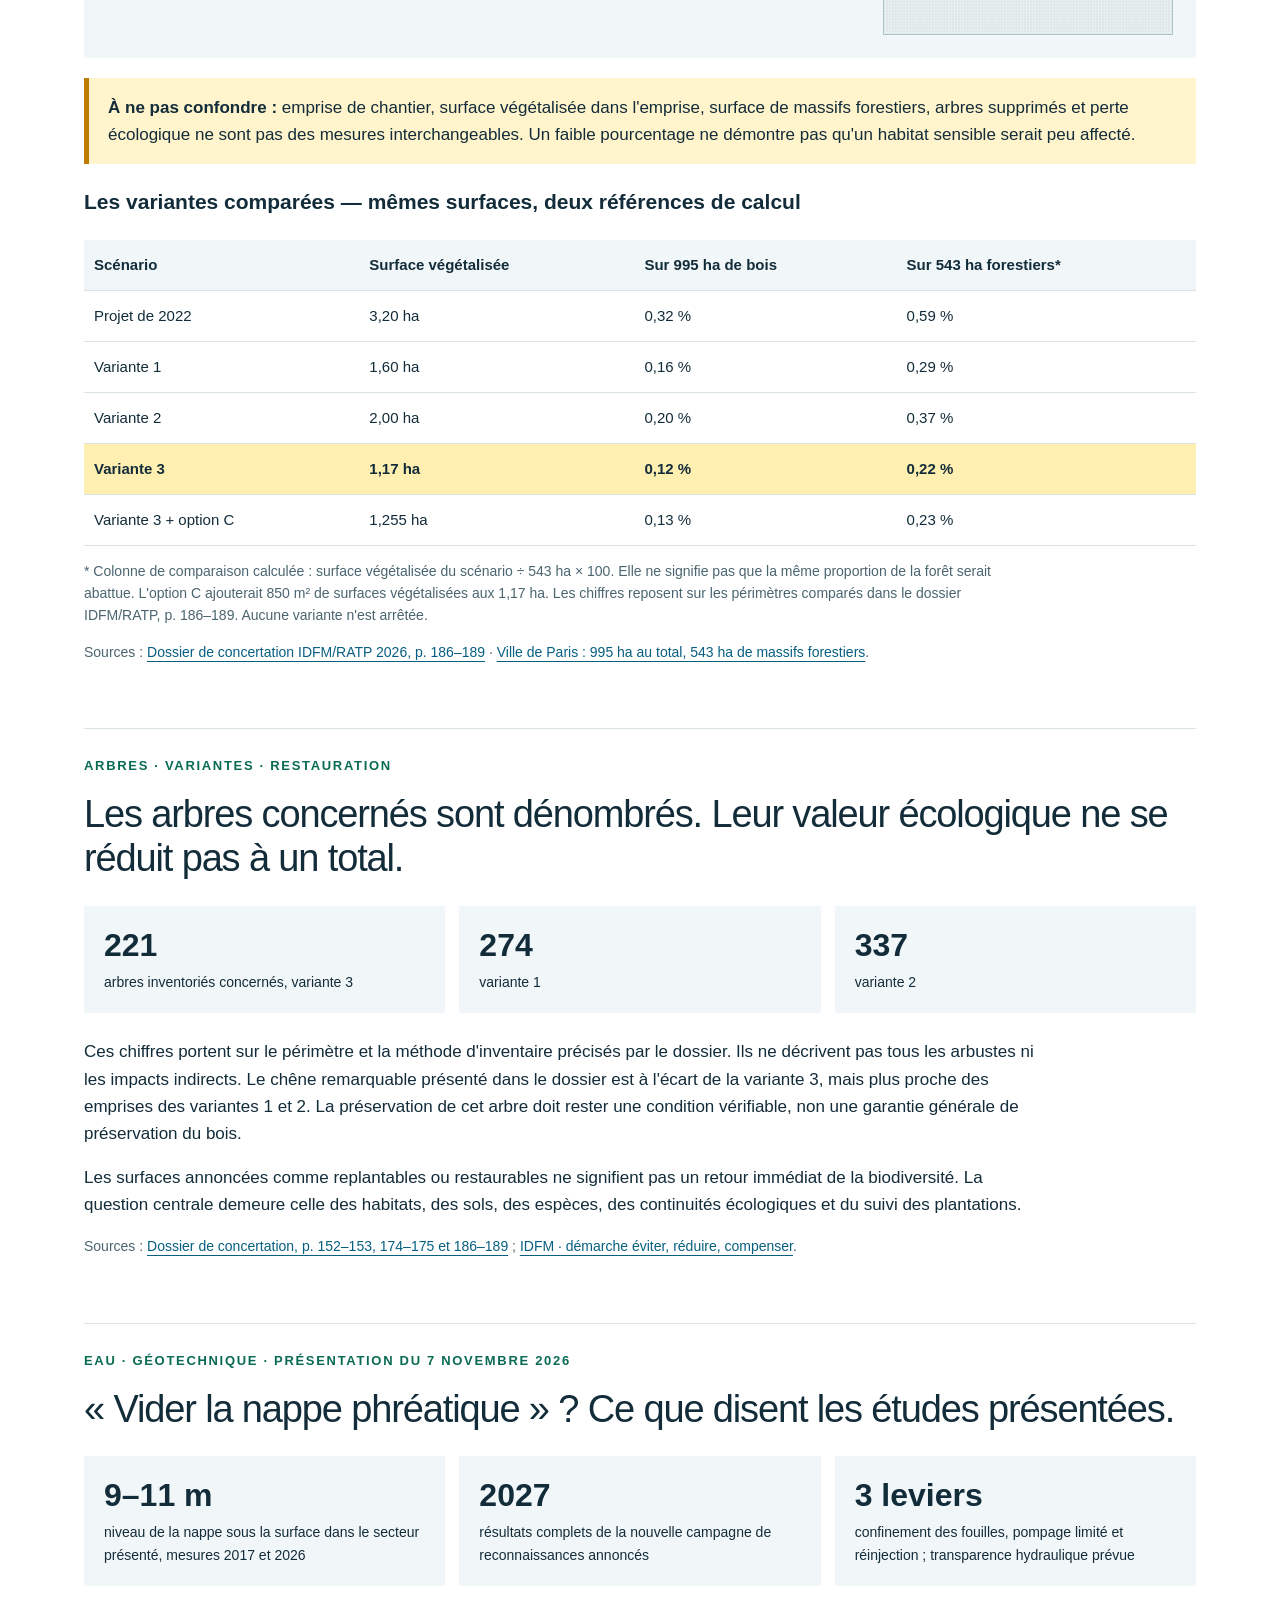
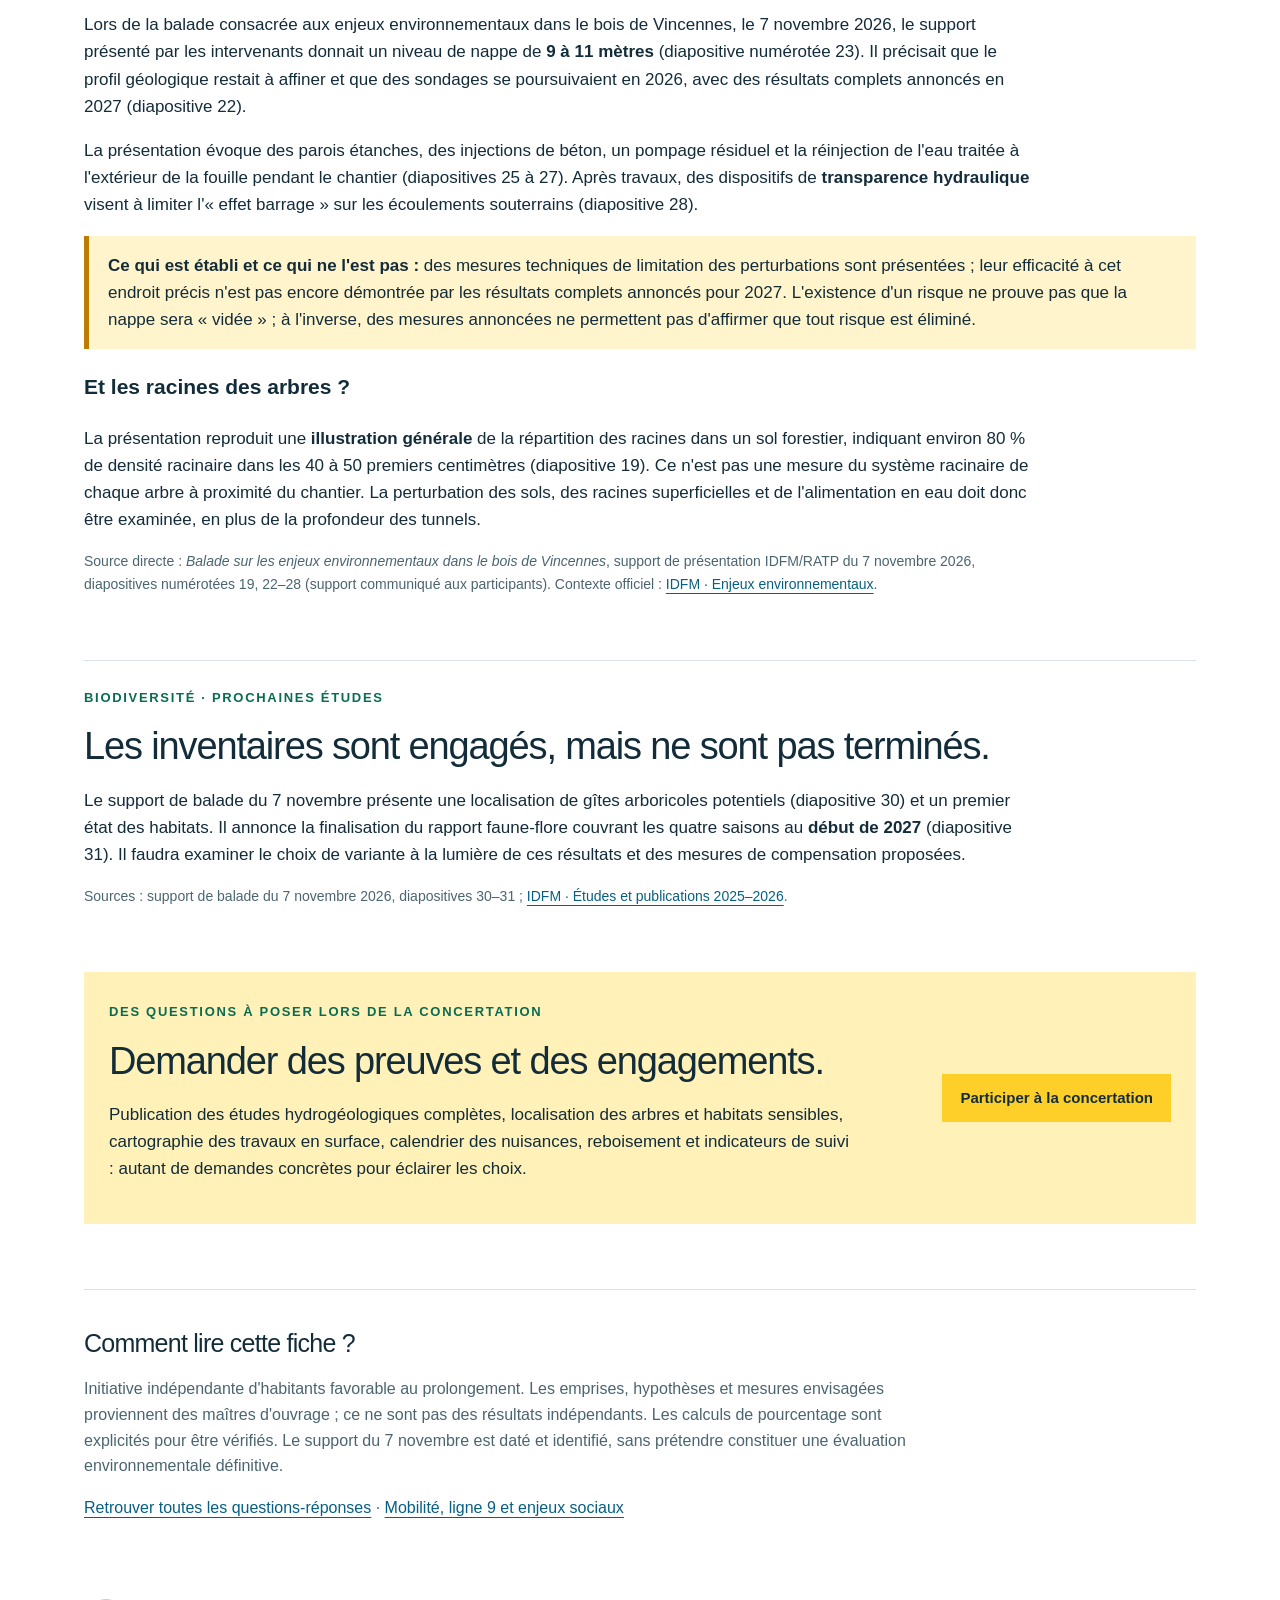
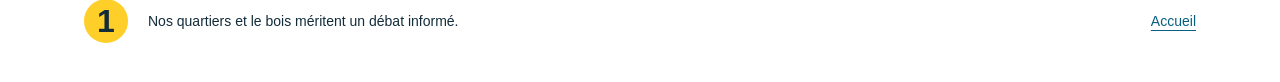
<file: bois.html>
<!doctype html>
<html lang="fr"><head><meta charset="utf-8"><meta name="viewport" content="width=device-width,initial-scale=1">
<title>Bois de Vincennes : surfaces, arbres et nappe · Ligne 1</title>
<meta name="description" content="0,12 % ou 0,22 % ? Comprendre les emprises végétalisées du projet de métro 1, la nappe phréatique, les arbres et les incertitudes, avec les sources.">
<link rel="canonical" href="https://gsimon-ops.github.io/metro-ligne-1-pour-nos-quartiers/bois.html">
<meta property="og:title" content="0,12 % ou 0,22 % ? Comprendre les chiffres du bois de Vincennes">
<meta property="og:description" content="Surfaces végétalisées, racines, nappes et variantes : chiffres, calculs et limites, sans minimiser les impacts.">
<meta name="theme-color" content="#142a38"><link rel="stylesheet" href="style.css"></head>
<body><a class="skip" href="#main">Aller au contenu</a>
<header><a class="brand" href="index.html"><span class="line">1</span><span>NOS QUARTIERS · LES FAITS</span></a><nav aria-label="Navigation"><a href="index.html">Questions-réponses</a><a href="quartiers.html">Mobilité et quartiers</a><a href="#eau">La nappe</a><a class="nav-action" href="participer.html">Participer</a></nav></header>
<main id="main">
<section class="subhero"><span class="eyebrow">DOSSIER ENVIRONNEMENT · MISE À JOUR DU 8 NOVEMBRE 2026</span><h1>Le bois de Vincennes.<br><em>Des chiffres à comprendre, des impacts à mesurer.</em></h1><p>Le raccordement du métro à la ligne existante nécessite des travaux en lisière du bois. Ni « destruction de la forêt entière », ni « impact nul » : voici ce que permettent d’établir les données actuellement disponibles.</p><div class="subhero-actions"><a class="button" href="#calcul">Comprendre le 0,22 %</a><a class="button button-outline" href="#eau">Voir les données sur l’eau</a></div></section>
<section id="calcul" class="explainer-section"><span class="eyebrow">SURFACES · LE DÉNOMINATEUR CHANGE LE POURCENTAGE</span><h2>0,12 % du bois. 0,22 % en comparaison des massifs forestiers.</h2><p>Pour la <strong>variante 3</strong>, les études de concertation mentionnent <strong>1,17 hectare de surfaces végétalisées dans les emprises de travaux</strong>. La Ville de Paris distingue 995 ha pour l'ensemble du bois et 543 ha de massifs forestiers. Deux ratios peuvent donc être calculés, mais ils ne répondent pas exactement à la même question.</p>
<div class="ratio-grid"><article class="ratio-card"><span class="eyebrow">BOIS DE VINCENNES · TOTAL</span><strong>0,12 %</strong><p>1,17 ÷ 995 × 100 = <b>0,1176 %</b>, arrondi à 0,12 %.</p><small>Le dénominateur comprend boisements, espaces jardinés, plans d’eau, équipements, etc.</small></article><article class="ratio-card"><span class="eyebrow">RÉFÉRENCE · MASSIFS FORESTIERS</span><strong>0,22 %</strong><p>1,17 ÷ 543 × 100 = <b>0,2155 %</b>, arrondi à 0,22 %.</p><small>Comparaison d'échelles, pas mesure des hectares de forêt détruite : l'emprise végétalisée n'est pas intégralement forestière.</small></article></div>
<div class="scale-explainer"><div><h3>Que représente 0,22 % ?</h3><p>Dans une représentation de 10 000 petits carrés, 22 carrés correspondent à 0,22 %. Ce dessin illustre uniquement le rapport arithmétique 1,17/543 : il <strong>ne cartographie pas</strong> les parcelles touchées.</p></div>
<svg class="square-visual" viewBox="0 0 100 100" role="img" aria-label="Grille de dix mille cases, dont vingt-deux mises en évidence : 0,22 pour cent"><defs><pattern id="tiles" x="0" y="0" width="1" height="1" patternUnits="userSpaceOnUse"><rect width="1" height="1" fill="none" stroke="#b8cbd0" stroke-width=".12"/></pattern></defs><rect x="0" y="0" width="100" height="100" fill="#eef5f4"/><rect x="0" y="0" width="11" height="2" fill="#d18716"/><rect x="0" y="0" width="100" height="100" fill="url(#tiles)"/></svg></div>
<p class="caution"><strong>À ne pas confondre :</strong> emprise de chantier, surface végétalisée dans l'emprise, surface de massifs forestiers, arbres supprimés et perte écologique ne sont pas des mesures interchangeables. Un faible pourcentage ne démontre pas qu'un habitat sensible serait peu affecté.</p>
<h3>Les variantes comparées — mêmes surfaces, deux références de calcul</h3>
<div class="table-scroll"><table class="data-table"><thead><tr><th>Scénario</th><th>Surface végétalisée</th><th>Sur 995 ha de bois</th><th>Sur 543 ha forestiers*</th></tr></thead><tbody>
<tr><td>Projet de 2022</td><td>3,20 ha</td><td>0,32 %</td><td>0,59 %</td></tr>
<tr><td>Variante 1</td><td>1,60 ha</td><td>0,16 %</td><td>0,29 %</td></tr>
<tr><td>Variante 2</td><td>2,00 ha</td><td>0,20 %</td><td>0,37 %</td></tr>
<tr class="highlight-row"><td>Variante 3</td><td>1,17 ha</td><td>0,12 %</td><td>0,22 %</td></tr>
<tr><td>Variante 3 + option C</td><td>1,255 ha</td><td>0,13 %</td><td>0,23 %</td></tr>
</tbody></table></div>
<p class="footnote">* Colonne de comparaison calculée : surface végétalisée du scénario ÷ 543 ha × 100. Elle ne signifie pas que la même proportion de la forêt serait abattue. L'option C ajouterait 850 m² de surfaces végétalisées aux 1,17 ha. Les chiffres reposent sur les périmètres comparés dans le dossier IDFM/RATP, p. 186–189. Aucune variante n'est arrêtée.</p>
<p class="source-line">Sources : <a href="https://www.debatpublic.fr/sites/default/files/2026-09/K5TOo4u580md6bIL_ProlongementM1-DossierConcertation-Complet.pdf" target="_blank" rel="noopener">Dossier de concertation IDFM/RATP 2026, p. 186–189</a> · <a href="https://www.paris.fr/lieux/bois-de-vincennes-6598" target="_blank" rel="noopener">Ville de Paris : 995 ha au total, 543 ha de massifs forestiers</a>.</p></section>
<section id="arbres" class="explainer-section"><span class="eyebrow">ARBRES · VARIANTES · RESTAURATION</span><h2>Les arbres concernés sont dénombrés. Leur valeur écologique ne se réduit pas à un total.</h2>
<div class="three-points"><article><strong>221</strong><span>arbres inventoriés concernés, variante 3</span></article><article><strong>274</strong><span>variante 1</span></article><article><strong>337</strong><span>variante 2</span></article></div>
<p>Ces chiffres portent sur le périmètre et la méthode d'inventaire précisés par le dossier. Ils ne décrivent pas tous les arbustes ni les impacts indirects. Le chêne remarquable présenté dans le dossier est à l'écart de la variante 3, mais plus proche des emprises des variantes 1 et 2. La préservation de cet arbre doit rester une condition vérifiable, non une garantie générale de préservation du bois.</p>
<p>Les surfaces annoncées comme replantables ou restaurables ne signifient pas un retour immédiat de la biodiversité. La question centrale demeure celle des habitats, des sols, des espèces, des continuités écologiques et du suivi des plantations.</p>
<p class="source-line">Sources : <a href="https://www.debatpublic.fr/sites/default/files/2026-09/K5TOo4u580md6bIL_ProlongementM1-DossierConcertation-Complet.pdf" target="_blank" rel="noopener">Dossier de concertation, p. 152–153, 174–175 et 186–189</a> ; <a href="https://www.iledefrance-mobilites.fr/le-reseau/projets/metro1-valdefontenay/enjeux-environnementaux-m1" target="_blank" rel="noopener">IDFM · démarche éviter, réduire, compenser</a>.</p></section>
<section id="eau" class="explainer-section"><span class="eyebrow">EAU · GÉOTECHNIQUE · PRÉSENTATION DU 7 NOVEMBRE 2026</span><h2>« Vider la nappe phréatique » ? Ce que disent les études présentées.</h2>
<div class="three-points"><article><strong>9–11 m</strong><span>niveau de la nappe sous la surface dans le secteur présenté, mesures 2017 et 2026</span></article><article><strong>2027</strong><span>résultats complets de la nouvelle campagne de reconnaissances annoncés</span></article><article><strong>3 leviers</strong><span>confinement des fouilles, pompage limité et réinjection ; transparence hydraulique prévue</span></article></div>
<p>Lors de la balade consacrée aux enjeux environnementaux dans le bois de Vincennes, le 7 novembre 2026, le support présenté par les intervenants donnait un niveau de nappe de <strong>9 à 11 mètres</strong> (diapositive numérotée 23). Il précisait que le profil géologique restait à affiner et que des sondages se poursuivaient en 2026, avec des résultats complets annoncés en 2027 (diapositive 22).</p>
<p>La présentation évoque des parois étanches, des injections de béton, un pompage résiduel et la réinjection de l'eau traitée à l'extérieur de la fouille pendant le chantier (diapositives 25 à 27). Après travaux, des dispositifs de <strong>transparence hydraulique</strong> visent à limiter l'« effet barrage » sur les écoulements souterrains (diapositive 28).</p>
<p class="caution"><strong>Ce qui est établi et ce qui ne l'est pas :</strong> des mesures techniques de limitation des perturbations sont présentées ; leur efficacité à cet endroit précis n'est pas encore démontrée par les résultats complets annoncés pour 2027. L'existence d'un risque ne prouve pas que la nappe sera « vidée » ; à l'inverse, des mesures annoncées ne permettent pas d'affirmer que tout risque est éliminé.</p>
<h3>Et les racines des arbres ?</h3><p>La présentation reproduit une <strong>illustration générale</strong> de la répartition des racines dans un sol forestier, indiquant environ 80 % de densité racinaire dans les 40 à 50 premiers centimètres (diapositive 19). Ce n'est pas une mesure du système racinaire de chaque arbre à proximité du chantier. La perturbation des sols, des racines superficielles et de l'alimentation en eau doit donc être examinée, en plus de la profondeur des tunnels.</p>
<p class="source-line">Source directe : <em>Balade sur les enjeux environnementaux dans le bois de Vincennes</em>, support de présentation IDFM/RATP du 7 novembre 2026, diapositives numérotées 19, 22–28 (support communiqué aux participants). Contexte officiel : <a href="https://www.iledefrance-mobilites.fr/le-reseau/projets/metro1-valdefontenay/enjeux-environnementaux-m1" target="_blank" rel="noopener">IDFM · Enjeux environnementaux</a>.</p></section>
<section id="biodiversite" class="explainer-section"><span class="eyebrow">BIODIVERSITÉ · PROCHAINES ÉTUDES</span><h2>Les inventaires sont engagés, mais ne sont pas terminés.</h2><p>Le support de balade du 7 novembre présente une localisation de gîtes arboricoles potentiels (diapositive 30) et un premier état des habitats. Il annonce la finalisation du rapport faune-flore couvrant les quatre saisons au <strong>début de 2027</strong> (diapositive 31). Il faudra examiner le choix de variante à la lumière de ces résultats et des mesures de compensation proposées.</p>
<p class="source-line">Sources : support de balade du 7 novembre 2026, diapositives 30–31 ; <a href="https://www.iledefrance-mobilites.fr/le-reseau/projets/metro1-valdefontenay/mediatheque/concertation-2026" target="_blank" rel="noopener">IDFM · Études et publications 2025–2026</a>.</p></section>
<section class="action-panel"><div><span class="eyebrow">DES QUESTIONS À POSER LORS DE LA CONCERTATION</span><h2>Demander des preuves et des engagements.</h2><p>Publication des études hydrogéologiques complètes, localisation des arbres et habitats sensibles, cartographie des travaux en surface, calendrier des nuisances, reboisement et indicateurs de suivi : autant de demandes concrètes pour éclairer les choix.</p></div><a class="button" href="participer.html">Participer à la concertation</a></section>
<section class="method"><h2>Comment lire cette fiche ?</h2><p>Initiative indépendante d'habitants favorable au prolongement. Les emprises, hypothèses et mesures envisagées proviennent des maîtres d'ouvrage ; ce ne sont pas des résultats indépendants. Les calculs de pourcentage sont explicités pour être vérifiés. Le support du 7 novembre est daté et identifié, sans prétendre constituer une évaluation environnementale définitive.</p><p><a href="index.html#questions">Retrouver toutes les questions-réponses</a> · <a href="quartiers.html">Mobilité, ligne 9 et enjeux sociaux</a></p></section>
</main><footer><span class="line">1</span><p>Nos quartiers et le bois méritent un débat informé.</p><a href="index.html">Accueil</a></footer></body></html>
</file>
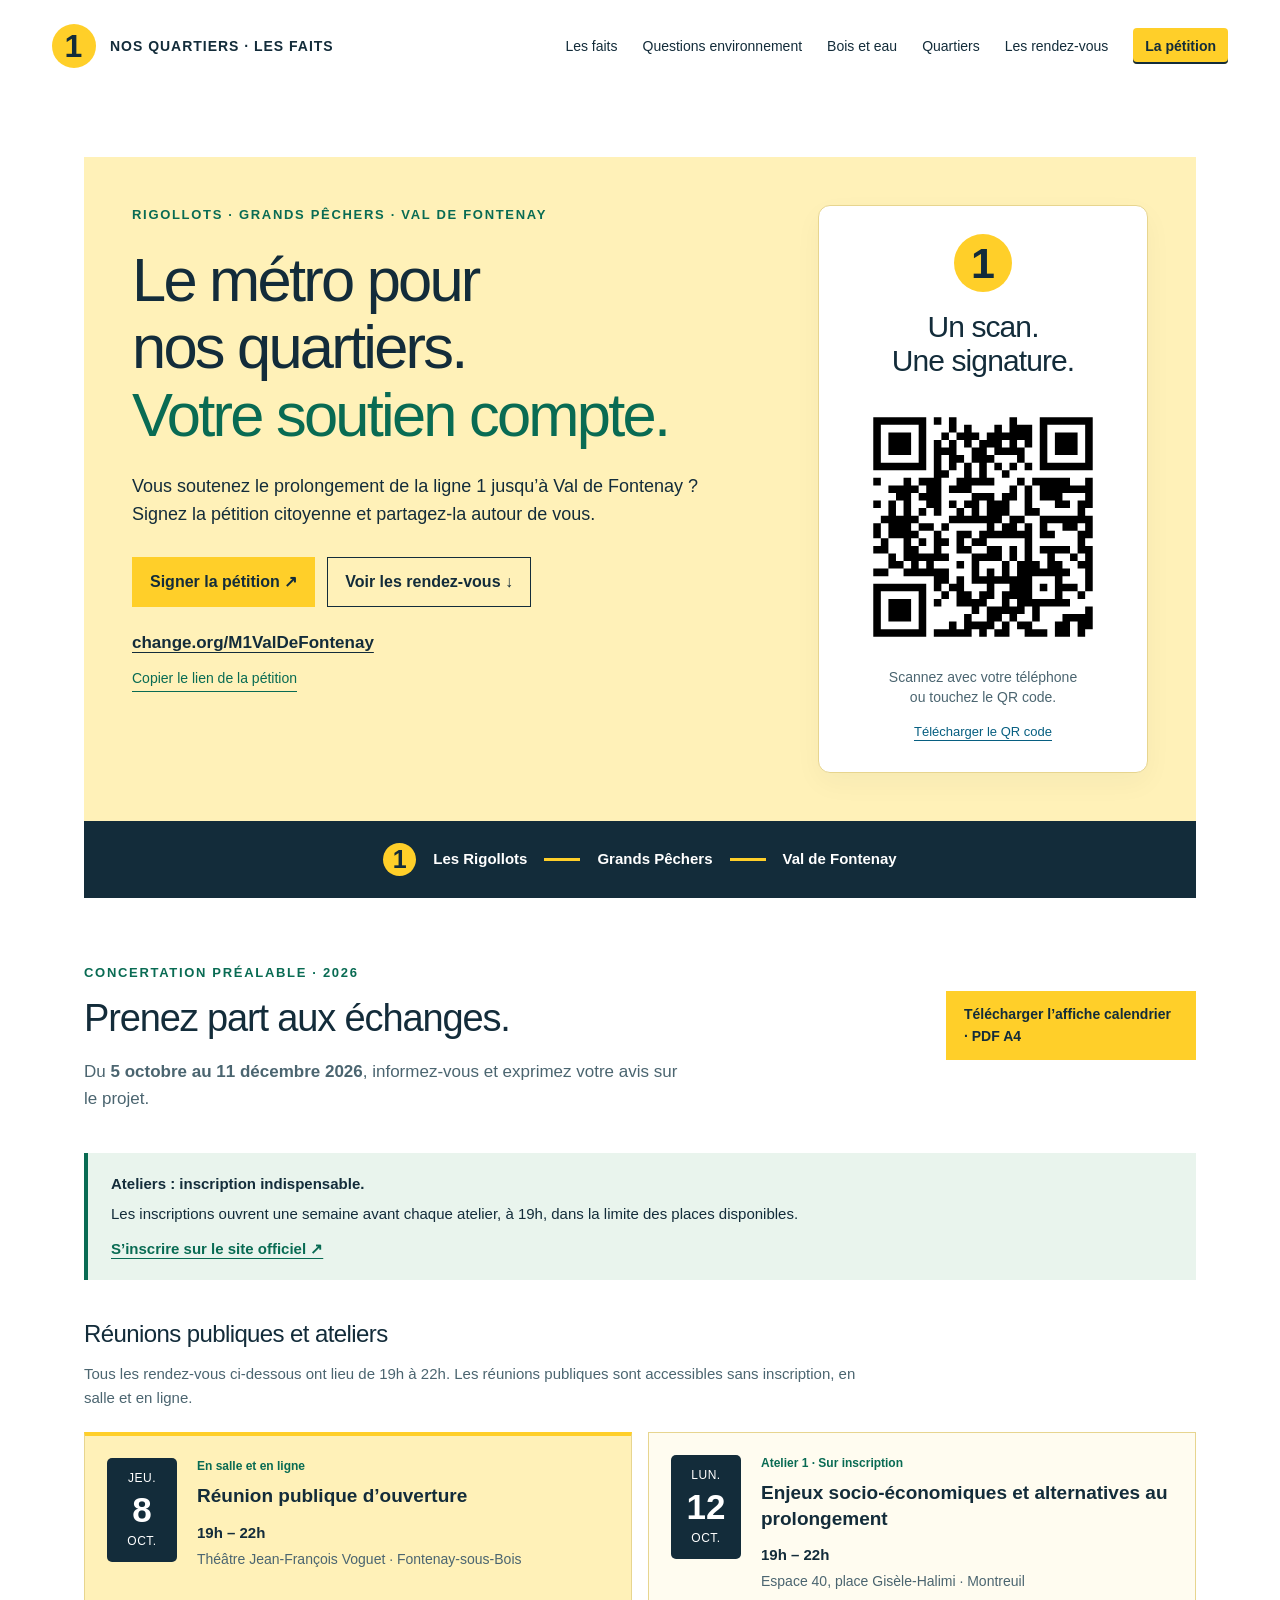
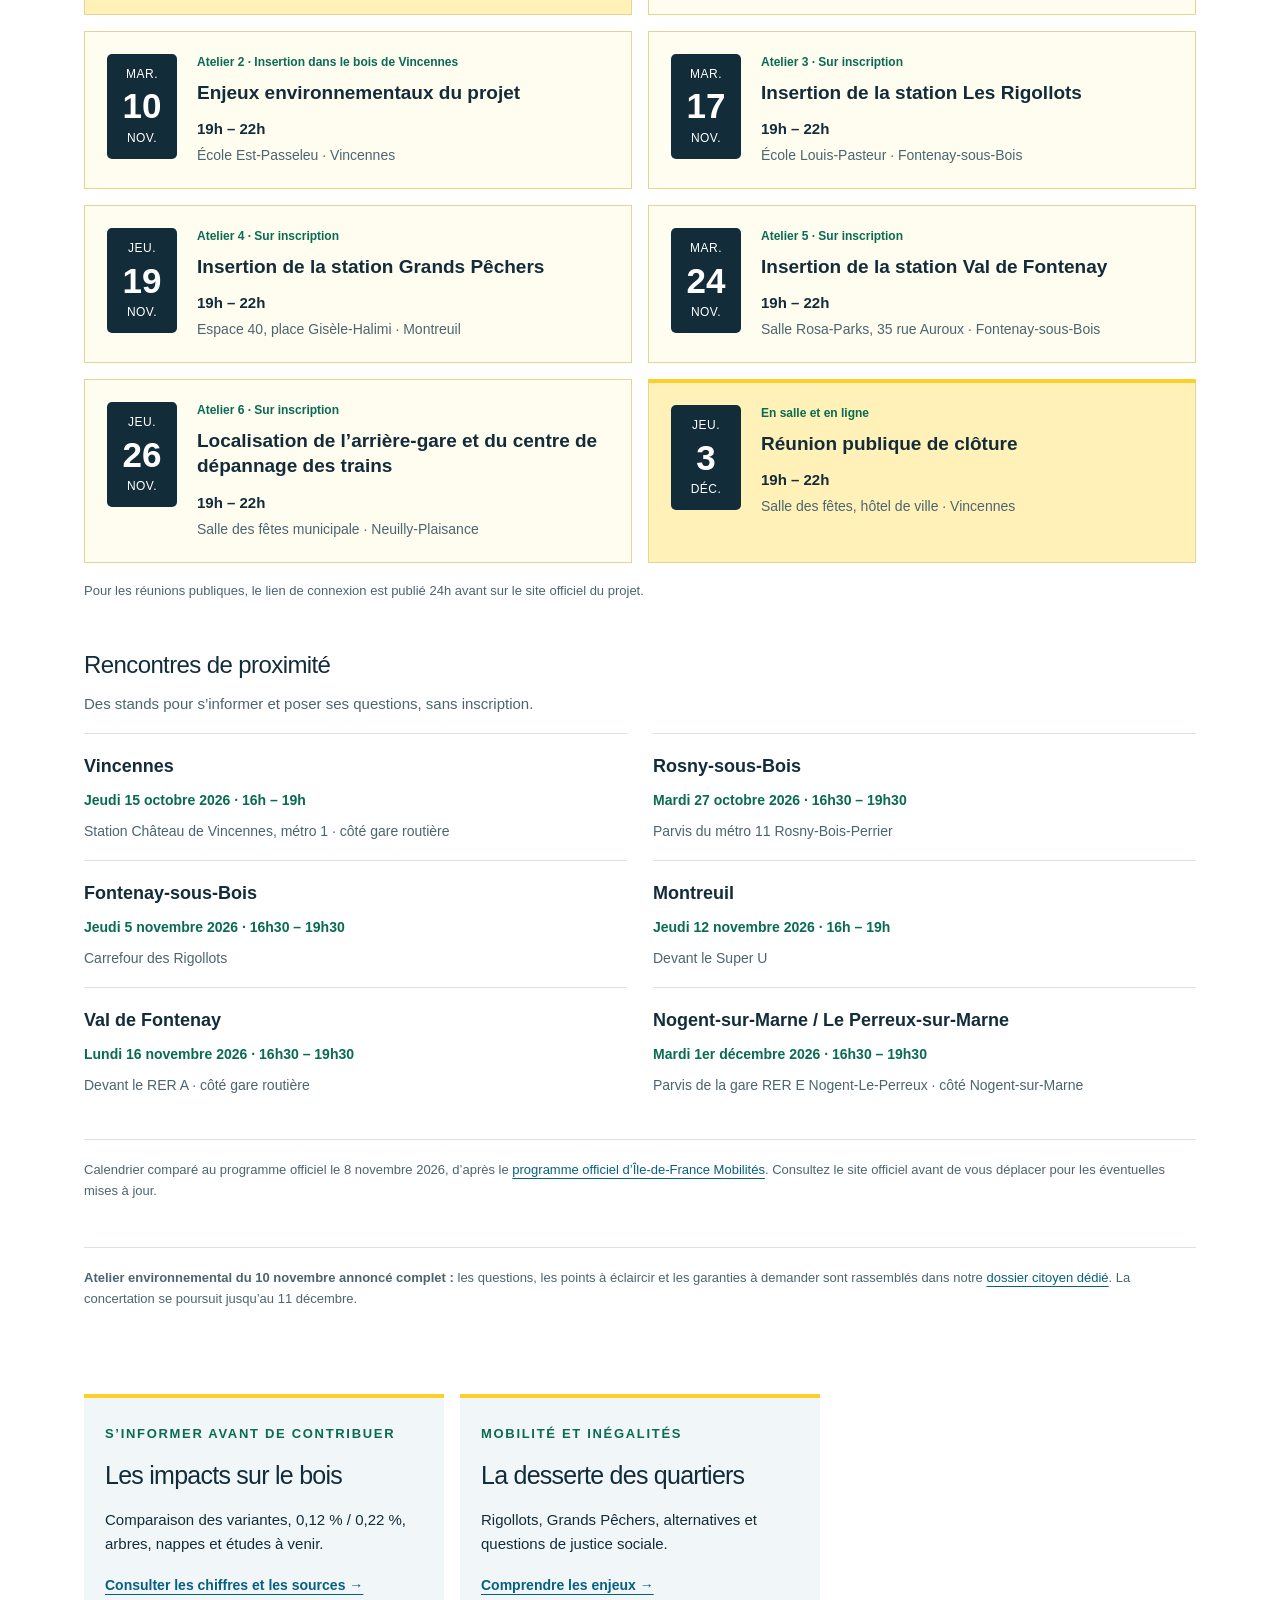
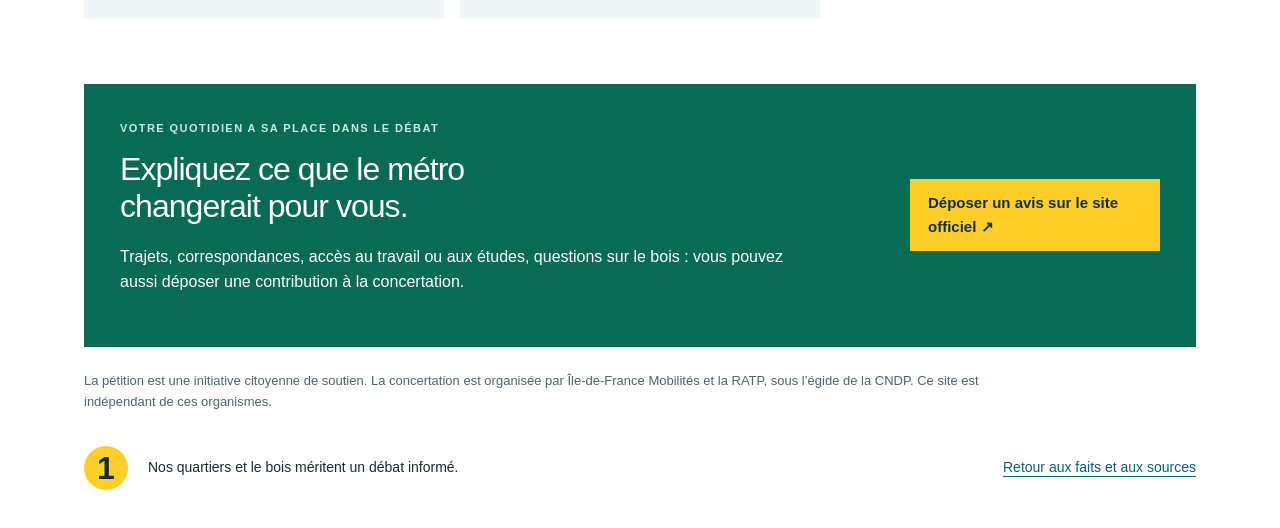
<file: participer.html>
<!doctype html>
<html lang="fr">
<head>
<meta charset="utf-8"><meta name="viewport" content="width=device-width,initial-scale=1">
<title>Pétition et rendez-vous 2026 · Le métro pour nos quartiers</title>
<meta name="description" content="Soutenez le prolongement de la ligne 1 à Val de Fontenay : pétition, QR code et calendrier de la concertation du 5 octobre au 11 décembre 2026.">
<link rel="canonical" href="https://gsimon-ops.github.io/metro-ligne-1-pour-nos-quartiers/participer.html">
<meta property="og:title" content="Le métro pour nos quartiers · Signer et participer">
<meta property="og:description" content="La pétition, son QR code et toutes les dates de la concertation préalable 2026.">
<meta property="og:type" content="website"><meta property="og:locale" content="fr_FR">
<meta property="og:url" content="https://gsimon-ops.github.io/metro-ligne-1-pour-nos-quartiers/participer.html">
<meta name="theme-color" content="#ffcf29"><link rel="icon" type="image/svg+xml" href="data:image/svg+xml,%3Csvg xmlns='http://www.w3.org/2000/svg' viewBox='0 0 32 32'%3E%3Ccircle cx='16' cy='16' r='16' fill='%23ffcf32'/%3E%3Ctext x='16' y='24' text-anchor='middle' font-family='Arial' font-size='25' font-weight='bold' fill='%23142a38'%3E1%3C/text%3E%3C/svg%3E">
<link rel="stylesheet" href="style.css"><link rel="stylesheet" href="participer.css">
</head>
<body class="participation-page">
<a class="skip" href="#main">Aller au contenu</a>
<header><a class="brand" href="index.html"><span class="line">1</span><span>NOS QUARTIERS · LES FAITS</span></a><nav aria-label="Navigation"><a href="index.html#questions">Les faits</a><a href="questions-atelier.html">Questions environnement</a><a href="bois.html">Bois et eau</a><a href="quartiers.html">Quartiers</a><a href="#calendrier">Les rendez-vous</a><a class="nav-action" href="#petition" aria-current="page">La pétition</a></nav></header>
<main id="main">
<section class="action-hero" id="petition" aria-labelledby="petition-title">
<div class="action-copy"><div class="eyebrow">RIGOLLOTS · GRANDS PÊCHERS · VAL DE FONTENAY</div>
<h1 id="petition-title">Le métro pour<br>nos quartiers.<br><em>Votre soutien compte.</em></h1>
<p>Vous soutenez le prolongement de la ligne 1 jusqu’à Val de Fontenay ? Signez la pétition citoyenne et partagez-la autour de vous.</p>
<div class="action-buttons"><a class="button" href="https://change.org/M1ValDeFontenay" target="_blank" rel="noopener">Signer la pétition ↗</a><a class="button button-outline" href="#calendrier">Voir les rendez-vous ↓</a></div>
<p class="petition-url"><a href="https://change.org/M1ValDeFontenay" target="_blank" rel="noopener">change.org/M1ValDeFontenay</a></p>
<button class="copy-link" type="button" id="copy-petition">Copier le lien de la pétition</button><span class="copy-status" id="copy-status" role="status" aria-live="polite"></span>
</div>
<figure class="qr-card"><span class="line qr-line" aria-label="Ligne 1">1</span><h2>Un scan.<br>Une signature.</h2><a href="https://change.org/M1ValDeFontenay" aria-label="Ouvrir la pétition Change.org" target="_blank" rel="noopener"><img src="assets/qr-petition-ligne1.svg" width="280" height="280" alt="QR code vers https://change.org/M1ValDeFontenay"></a><figcaption>Scannez avec votre téléphone<br>ou touchez le QR code.</figcaption><a class="qr-download" href="assets/qr-petition-ligne1.svg" download="QR_Petition_Ligne_1.svg">Télécharger le QR code</a></figure>
</section>
<div class="route-strip" aria-label="Les trois stations prévues"><span class="line">1</span><span>Les Rigollots</span><i aria-hidden="true"></i><span>Grands Pêchers</span><i aria-hidden="true"></i><span>Val de Fontenay</span></div>
<section class="calendar-section" id="calendrier" aria-labelledby="calendar-title">
<div class="section-heading"><div><div class="eyebrow">CONCERTATION PRÉALABLE · 2026</div><h2 id="calendar-title">Prenez part aux échanges.</h2><p>Du <strong>5 octobre au 11 décembre 2026</strong>, informez-vous et exprimez votre avis sur le projet.</p></div><a class="button" href="assets/calendrier-concertation-2026.pdf" download="Metro1_Calendrier_Concertation_2026_A4.pdf">Télécharger l’affiche calendrier · PDF A4</a></div>
<div class="calendar-note"><strong>Ateliers : inscription indispensable.</strong><span>Les inscriptions ouvrent une semaine avant chaque atelier, à 19h, dans la limite des places disponibles.</span><a href="https://www.iledefrance-mobilites.fr/le-reseau/projets/metro1-valdefontenay/inscription-evenements/ateliers" target="_blank" rel="noopener">S’inscrire sur le site officiel ↗</a></div>
<h3 class="group-title">Réunions publiques et ateliers</h3><p class="group-intro">Tous les rendez-vous ci-dessous ont lieu de 19h à 22h. Les réunions publiques sont accessibles sans inscription, en salle et en ligne.</p>
<div class="event-grid"><article class="event meeting"><time class="date-block" datetime="2026-10-08"><span>JEU.</span><b>8</b><span>OCT.</span></time><div><p class="event-label">En salle et en ligne</p><h3>Réunion publique d’ouverture</h3><p class="event-time">19h – 22h</p><p class="event-place">Théâtre Jean-François Voguet · Fontenay-sous-Bois</p></div></article><article class="event workshop"><time class="date-block" datetime="2026-10-12"><span>LUN.</span><b>12</b><span>OCT.</span></time><div><p class="event-label">Atelier 1 · Sur inscription</p><h3>Enjeux socio-économiques et alternatives au prolongement</h3><p class="event-time">19h – 22h</p><p class="event-place">Espace 40, place Gisèle-Halimi · Montreuil</p></div></article><article class="event workshop"><time class="date-block" datetime="2026-11-10"><span>MAR.</span><b>10</b><span>NOV.</span></time><div><p class="event-label">Atelier 2 · Insertion dans le bois de Vincennes</p><h3>Enjeux environnementaux du projet</h3><p class="event-time">19h – 22h</p><p class="event-place">École Est-Passeleu · Vincennes</p></div></article><article class="event workshop"><time class="date-block" datetime="2026-11-17"><span>MAR.</span><b>17</b><span>NOV.</span></time><div><p class="event-label">Atelier 3 · Sur inscription</p><h3>Insertion de la station Les Rigollots</h3><p class="event-time">19h – 22h</p><p class="event-place">École Louis-Pasteur · Fontenay-sous-Bois</p></div></article><article class="event workshop"><time class="date-block" datetime="2026-11-19"><span>JEU.</span><b>19</b><span>NOV.</span></time><div><p class="event-label">Atelier 4 · Sur inscription</p><h3>Insertion de la station Grands Pêchers</h3><p class="event-time">19h – 22h</p><p class="event-place">Espace 40, place Gisèle-Halimi · Montreuil</p></div></article><article class="event workshop"><time class="date-block" datetime="2026-11-24"><span>MAR.</span><b>24</b><span>NOV.</span></time><div><p class="event-label">Atelier 5 · Sur inscription</p><h3>Insertion de la station Val de Fontenay</h3><p class="event-time">19h – 22h</p><p class="event-place">Salle Rosa-Parks, 35 rue Auroux · Fontenay-sous-Bois</p></div></article><article class="event workshop"><time class="date-block" datetime="2026-11-26"><span>JEU.</span><b>26</b><span>NOV.</span></time><div><p class="event-label">Atelier 6 · Sur inscription</p><h3>Localisation de l’arrière-gare et du centre de dépannage des trains</h3><p class="event-time">19h – 22h</p><p class="event-place">Salle des fêtes municipale · Neuilly-Plaisance</p></div></article><article class="event meeting"><time class="date-block" datetime="2026-12-03"><span>JEU.</span><b>3</b><span>DÉC.</span></time><div><p class="event-label">En salle et en ligne</p><h3>Réunion publique de clôture</h3><p class="event-time">19h – 22h</p><p class="event-place">Salle des fêtes, hôtel de ville · Vincennes</p></div></article></div>
<p class="online-note">Pour les réunions publiques, le lien de connexion est publié 24h avant sur le site officiel du projet.</p>
<h3 class="group-title stands-title">Rencontres de proximité</h3><p class="group-intro">Des stands pour s’informer et poser ses questions, sans inscription.</p><ul class="stand-grid"><li><div><h3>Vincennes</h3><time datetime="2026-10-15">Jeudi 15 octobre 2026 · 16h – 19h</time></div><p>Station Château de Vincennes, métro 1 · côté gare routière</p></li><li><div><h3>Rosny-sous-Bois</h3><time datetime="2026-10-27">Mardi 27 octobre 2026 · 16h30 – 19h30</time></div><p>Parvis du métro 11 Rosny-Bois-Perrier</p></li><li><div><h3>Fontenay-sous-Bois</h3><time datetime="2026-11-05">Jeudi 5 novembre 2026 · 16h30 – 19h30</time></div><p>Carrefour des Rigollots</p></li><li><div><h3>Montreuil</h3><time datetime="2026-11-12">Jeudi 12 novembre 2026 · 16h – 19h</time></div><p>Devant le Super U</p></li><li><div><h3>Val de Fontenay</h3><time datetime="2026-11-16">Lundi 16 novembre 2026 · 16h30 – 19h30</time></div><p>Devant le RER A · côté gare routière</p></li><li><div><h3>Nogent-sur-Marne / Le Perreux-sur-Marne</h3><time datetime="2026-12-01">Mardi 1er décembre 2026 · 16h30 – 19h30</time></div><p>Parvis de la gare RER E Nogent-Le-Perreux · côté Nogent-sur-Marne</p></li></ul>
<p class="calendar-source">Calendrier comparé au programme officiel le <time datetime="2026-11-08">8 novembre 2026</time>, d’après le <a href="https://www.iledefrance-mobilites.fr/le-reseau/projets/metro1-valdefontenay/concertation-prealable-2026-m1" target="_blank" rel="noopener">programme officiel d’Île-de-France Mobilités</a>. Consultez le site officiel avant de vous déplacer pour les éventuelles mises à jour.</p>
</section>
<p class="calendar-source"><strong>Atelier environnemental du 10 novembre annoncé complet :</strong> les questions, les points à éclaircir et les garanties à demander sont rassemblés dans notre <a href="questions-atelier.html">dossier citoyen dédié</a>. La concertation se poursuit jusqu’au 11 décembre.</p><section class="featured-evidence"><article><span class="eyebrow">S’INFORMER AVANT DE CONTRIBUER</span><h2>Les impacts sur le bois</h2><p>Comparaison des variantes, 0,12 % / 0,22 %, arbres, nappes et études à venir.</p><a href="bois.html">Consulter les chiffres et les sources →</a></article><article><span class="eyebrow">MOBILITÉ ET INÉGALITÉS</span><h2>La desserte des quartiers</h2><p>Rigollots, Grands Pêchers, alternatives et questions de justice sociale.</p><a href="quartiers.html">Comprendre les enjeux →</a></article></section><section class="have-your-say"><div><div class="eyebrow">VOTRE QUOTIDIEN A SA PLACE DANS LE DÉBAT</div><h2>Expliquez ce que le métro<br>changerait pour vous.</h2><p>Trajets, correspondances, accès au travail ou aux études, questions sur le bois : vous pouvez aussi déposer une contribution à la concertation.</p></div><a class="button" href="https://www.iledefrance-mobilites.fr/le-reseau/projets/metro1-valdefontenay/concertations/formulaire-concertation-m1" target="_blank" rel="noopener">Déposer un avis sur le site officiel ↗</a></section>
<p class="independence">La pétition est une initiative citoyenne de soutien. La concertation est organisée par Île-de-France Mobilités et la RATP, sous l’égide de la CNDP. Ce site est indépendant de ces organismes.</p>
</main><footer><span class="line">1</span><p>Nos quartiers et le bois méritent un débat informé.</p><a href="index.html">Retour aux faits et aux sources</a></footer>
<script src="participer.js"></script>
</body></html>
</file>
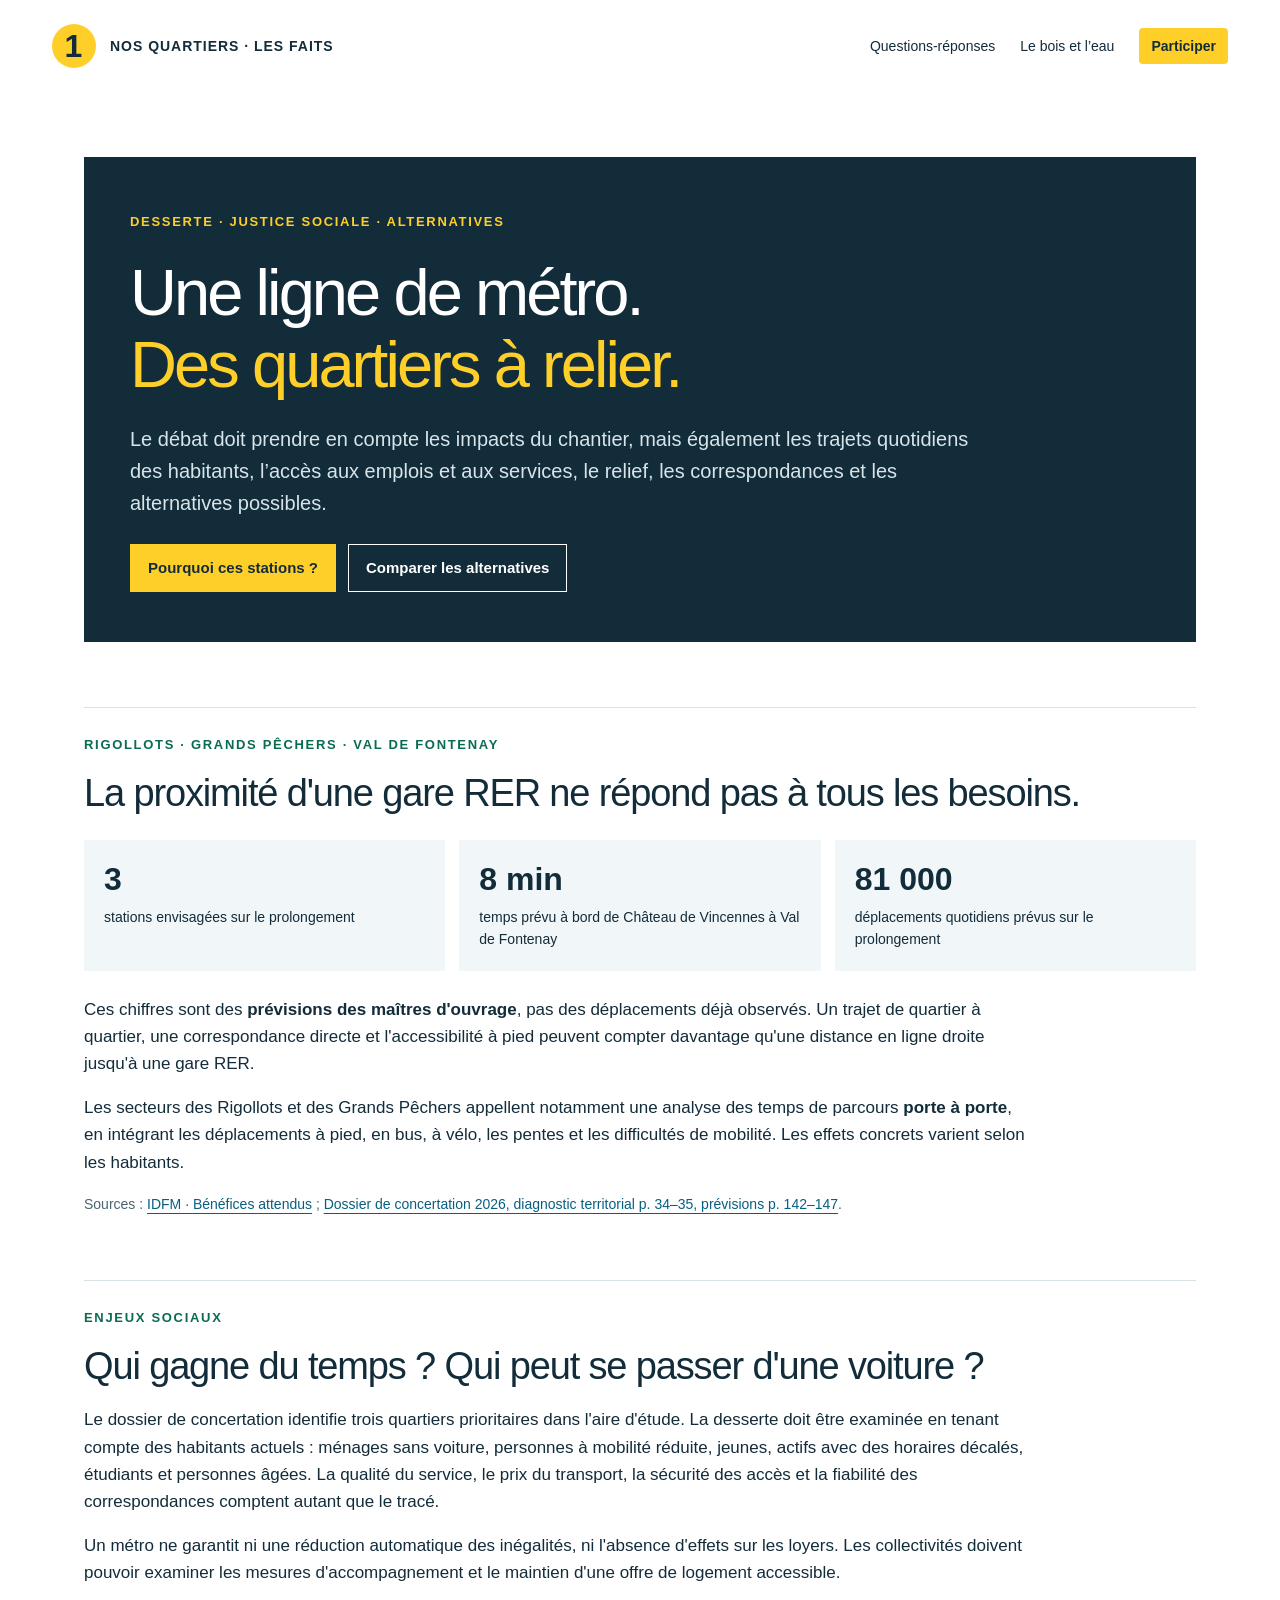
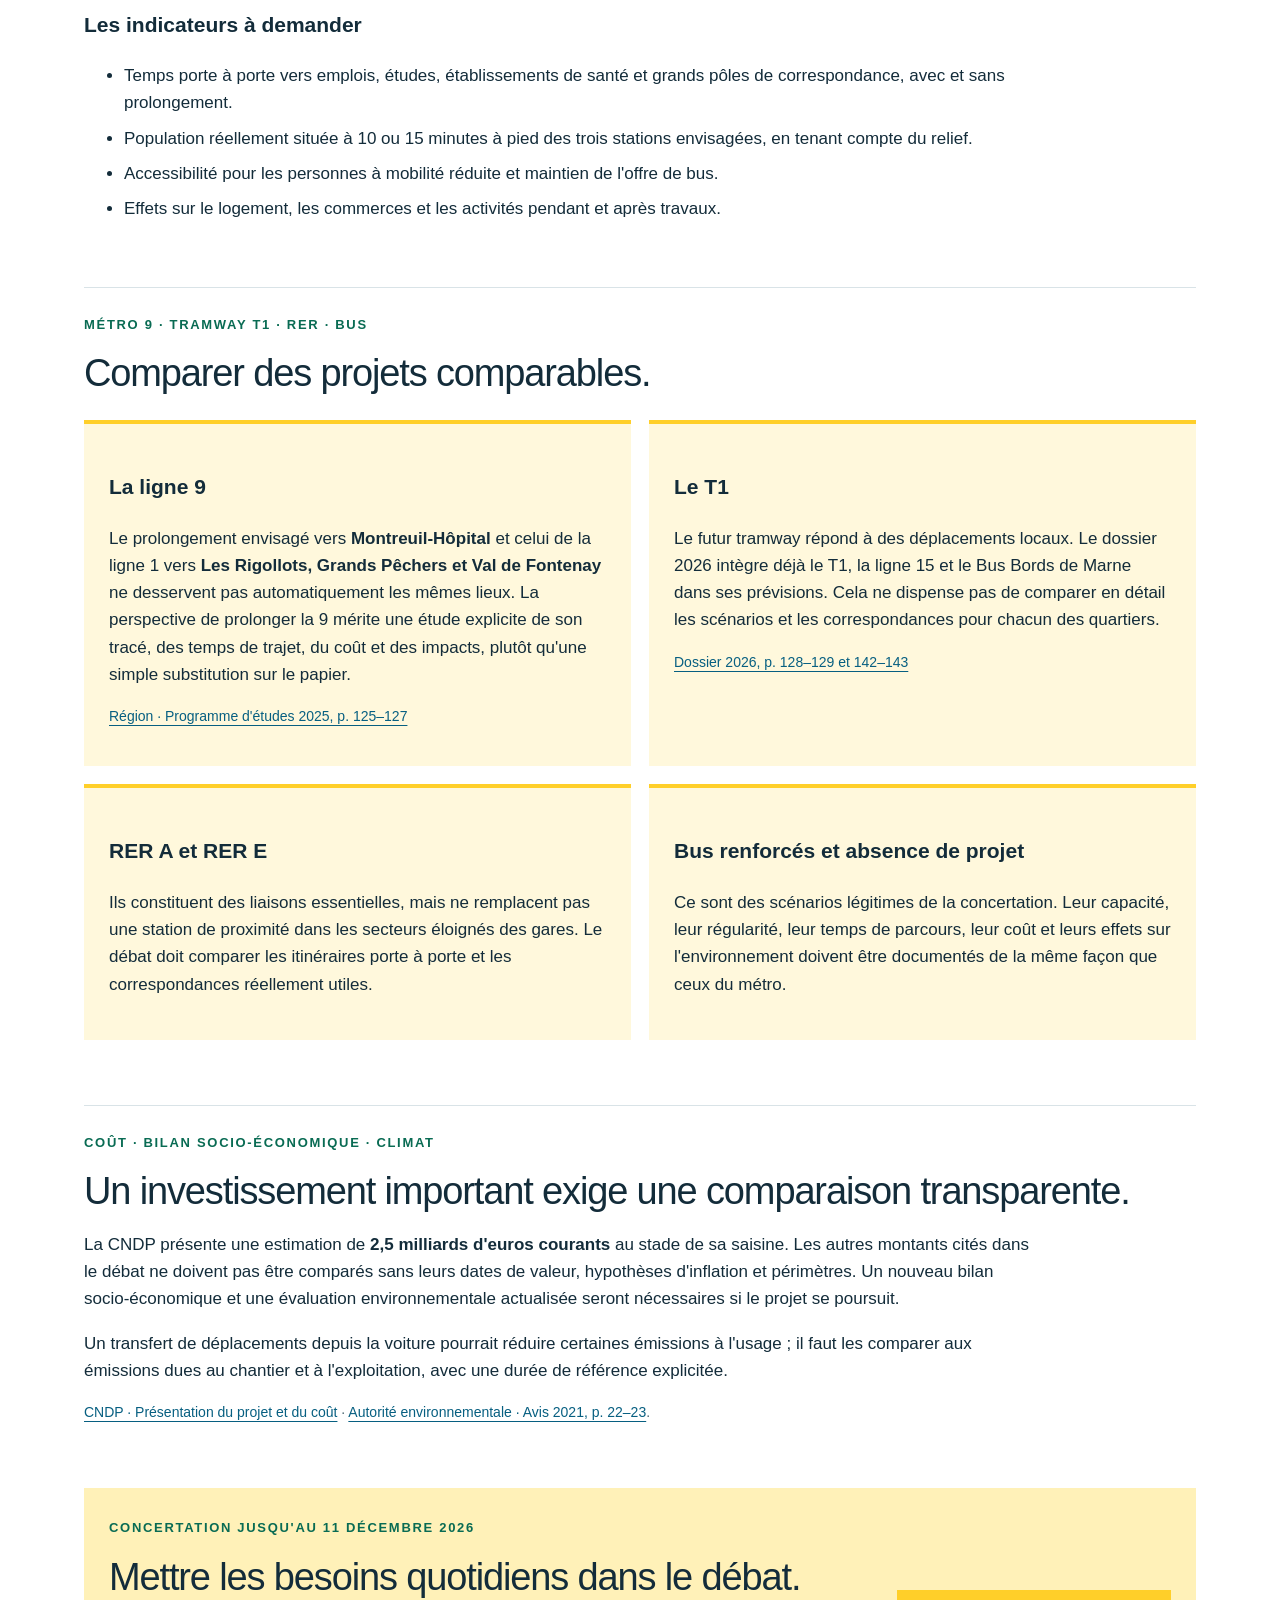
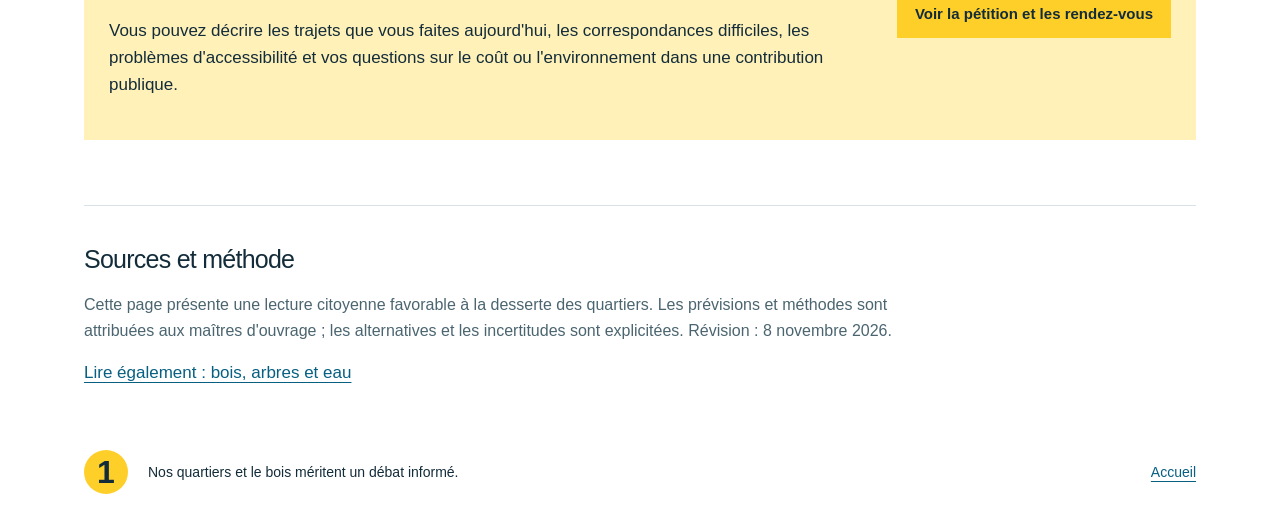
<file: quartiers.html>
<!doctype html><html lang="fr"><head><meta charset="utf-8"><meta name="viewport" content="width=device-width,initial-scale=1"><title>Mobilité, quartiers et alternatives · Métro ligne 1</title><meta name="description" content="Pourquoi desservir Les Rigollots et Grands Pêchers ? Bénéfices sociaux, ligne 9, T1, RER et questions à poser pendant la concertation."><meta name="theme-color" content="#142a38"><link rel="stylesheet" href="style.css"></head><body><a class="skip" href="#main">Aller au contenu</a><header><a class="brand" href="index.html"><span class="line">1</span><span>NOS QUARTIERS · LES FAITS</span></a><nav aria-label="Navigation"><a href="index.html">Questions-réponses</a><a href="bois.html">Le bois et l’eau</a><a class="nav-action" href="participer.html">Participer</a></nav></header><main id="main">
<section class="subhero"><span class="eyebrow">DESSERTE · JUSTICE SOCIALE · ALTERNATIVES</span><h1>Une ligne de métro.<br><em>Des quartiers à relier.</em></h1><p>Le débat doit prendre en compte les impacts du chantier, mais également les trajets quotidiens des habitants, l’accès aux emplois et aux services, le relief, les correspondances et les alternatives possibles.</p><div class="subhero-actions"><a class="button" href="#desservir">Pourquoi ces stations ?</a><a class="button button-outline" href="#alternatives">Comparer les alternatives</a></div></section>
<section class="explainer-section" id="desservir"><span class="eyebrow">RIGOLLOTS · GRANDS PÊCHERS · VAL DE FONTENAY</span><h2>La proximité d'une gare RER ne répond pas à tous les besoins.</h2><div class="three-points"><article><strong>3</strong><span>stations envisagées sur le prolongement</span></article><article><strong>8 min</strong><span>temps prévu à bord de Château de Vincennes à Val de Fontenay</span></article><article><strong>81 000</strong><span>déplacements quotidiens prévus sur le prolongement</span></article></div>
<p>Ces chiffres sont des <strong>prévisions des maîtres d'ouvrage</strong>, pas des déplacements déjà observés. Un trajet de quartier à quartier, une correspondance directe et l'accessibilité à pied peuvent compter davantage qu'une distance en ligne droite jusqu'à une gare RER.</p><p>Les secteurs des Rigollots et des Grands Pêchers appellent notamment une analyse des temps de parcours <strong>porte à porte</strong>, en intégrant les déplacements à pied, en bus, à vélo, les pentes et les difficultés de mobilité. Les effets concrets varient selon les habitants.</p><p class="source-line">Sources : <a href="https://www.iledefrance-mobilites.fr/le-reseau/projets/metro1-valdefontenay/benefices-du-projet-m1" target="_blank" rel="noopener">IDFM · Bénéfices attendus</a> ; <a href="https://www.debatpublic.fr/sites/default/files/2026-09/K5TOo4u580md6bIL_ProlongementM1-DossierConcertation-Complet.pdf" target="_blank" rel="noopener">Dossier de concertation 2026, diagnostic territorial p. 34–35, prévisions p. 142–147</a>.</p></section>
<section class="explainer-section" id="social"><span class="eyebrow">ENJEUX SOCIAUX</span><h2>Qui gagne du temps ? Qui peut se passer d'une voiture ?</h2><p>Le dossier de concertation identifie trois quartiers prioritaires dans l'aire d'étude. La desserte doit être examinée en tenant compte des habitants actuels : ménages sans voiture, personnes à mobilité réduite, jeunes, actifs avec des horaires décalés, étudiants et personnes âgées. La qualité du service, le prix du transport, la sécurité des accès et la fiabilité des correspondances comptent autant que le tracé.</p><p>Un métro ne garantit ni une réduction automatique des inégalités, ni l'absence d'effets sur les loyers. Les collectivités doivent pouvoir examiner les mesures d'accompagnement et le maintien d'une offre de logement accessible.</p><h3>Les indicateurs à demander</h3><ul class="clean-list"><li>Temps porte à porte vers emplois, études, établissements de santé et grands pôles de correspondance, avec et sans prolongement.</li><li>Population réellement située à 10 ou 15 minutes à pied des trois stations envisagées, en tenant compte du relief.</li><li>Accessibilité pour les personnes à mobilité réduite et maintien de l'offre de bus.</li><li>Effets sur le logement, les commerces et les activités pendant et après travaux.</li></ul></section>
<section class="explainer-section" id="alternatives"><span class="eyebrow">MÉTRO 9 · TRAMWAY T1 · RER · BUS</span><h2>Comparer des projets comparables.</h2><div class="alt-grid"><article><h3>La ligne 9</h3><p>Le prolongement envisagé vers <strong>Montreuil-Hôpital</strong> et celui de la ligne 1 vers <strong>Les Rigollots, Grands Pêchers et Val de Fontenay</strong> ne desservent pas automatiquement les mêmes lieux. La perspective de prolonger la 9 mérite une étude explicite de son tracé, des temps de trajet, du coût et des impacts, plutôt qu'une simple substitution sur le papier.</p><p class="source-line"><a href="https://www.iledefrance.fr/actes/deliberations/CP2025-123RAP.pdf" target="_blank" rel="noopener">Région · Programme d'études 2025, p. 125–127</a></p></article><article><h3>Le T1</h3><p>Le futur tramway répond à des déplacements locaux. Le dossier 2026 intègre déjà le T1, la ligne 15 et le Bus Bords de Marne dans ses prévisions. Cela ne dispense pas de comparer en détail les scénarios et les correspondances pour chacun des quartiers.</p><p class="source-line"><a href="https://www.debatpublic.fr/sites/default/files/2026-09/K5TOo4u580md6bIL_ProlongementM1-DossierConcertation-Complet.pdf" target="_blank" rel="noopener">Dossier 2026, p. 128–129 et 142–143</a></p></article><article><h3>RER A et RER E</h3><p>Ils constituent des liaisons essentielles, mais ne remplacent pas une station de proximité dans les secteurs éloignés des gares. Le débat doit comparer les itinéraires porte à porte et les correspondances réellement utiles.</p></article><article><h3>Bus renforcés et absence de projet</h3><p>Ce sont des scénarios légitimes de la concertation. Leur capacité, leur régularité, leur temps de parcours, leur coût et leurs effets sur l'environnement doivent être documentés de la même façon que ceux du métro.</p></article></div></section>
<section class="explainer-section" id="financement"><span class="eyebrow">COÛT · BILAN SOCIO-ÉCONOMIQUE · CLIMAT</span><h2>Un investissement important exige une comparaison transparente.</h2><p>La CNDP présente une estimation de <strong>2,5 milliards d'euros courants</strong> au stade de sa saisine. Les autres montants cités dans le débat ne doivent pas être comparés sans leurs dates de valeur, hypothèses d'inflation et périmètres. Un nouveau bilan socio-économique et une évaluation environnementale actualisée seront nécessaires si le projet se poursuit.</p><p>Un transfert de déplacements depuis la voiture pourrait réduire certaines émissions à l'usage ; il faut les comparer aux émissions dues au chantier et à l'exploitation, avec une durée de référence explicitée.</p><p class="source-line"><a href="https://www.debatpublic.fr/prolongement-de-la-ligne-1-du-metro-entre-chateau-de-vincennes-et-val-de-fontenay-8551" target="_blank" rel="noopener">CNDP · Présentation du projet et du coût</a> · <a href="https://www.igedd.developpement-durable.gouv.fr/IMG/pdf/210519_prolongement_l1_metro_93_94_delibere_cle0d175d.pdf" target="_blank" rel="noopener">Autorité environnementale · Avis 2021, p. 22–23</a>.</p></section>
<section class="action-panel"><div><span class="eyebrow">CONCERTATION JUSQU'AU 11 DÉCEMBRE 2026</span><h2>Mettre les besoins quotidiens dans le débat.</h2><p>Vous pouvez décrire les trajets que vous faites aujourd'hui, les correspondances difficiles, les problèmes d'accessibilité et vos questions sur le coût ou l'environnement dans une contribution publique.</p></div><a class="button" href="participer.html">Voir la pétition et les rendez-vous</a></section>
<section class="method"><h2>Sources et méthode</h2><p>Cette page présente une lecture citoyenne favorable à la desserte des quartiers. Les prévisions et méthodes sont attribuées aux maîtres d'ouvrage ; les alternatives et les incertitudes sont explicitées. Révision : 8 novembre 2026.</p><a href="bois.html">Lire également : bois, arbres et eau</a></section></main><footer><span class="line">1</span><p>Nos quartiers et le bois méritent un débat informé.</p><a href="index.html">Accueil</a></footer></body></html>
</file>
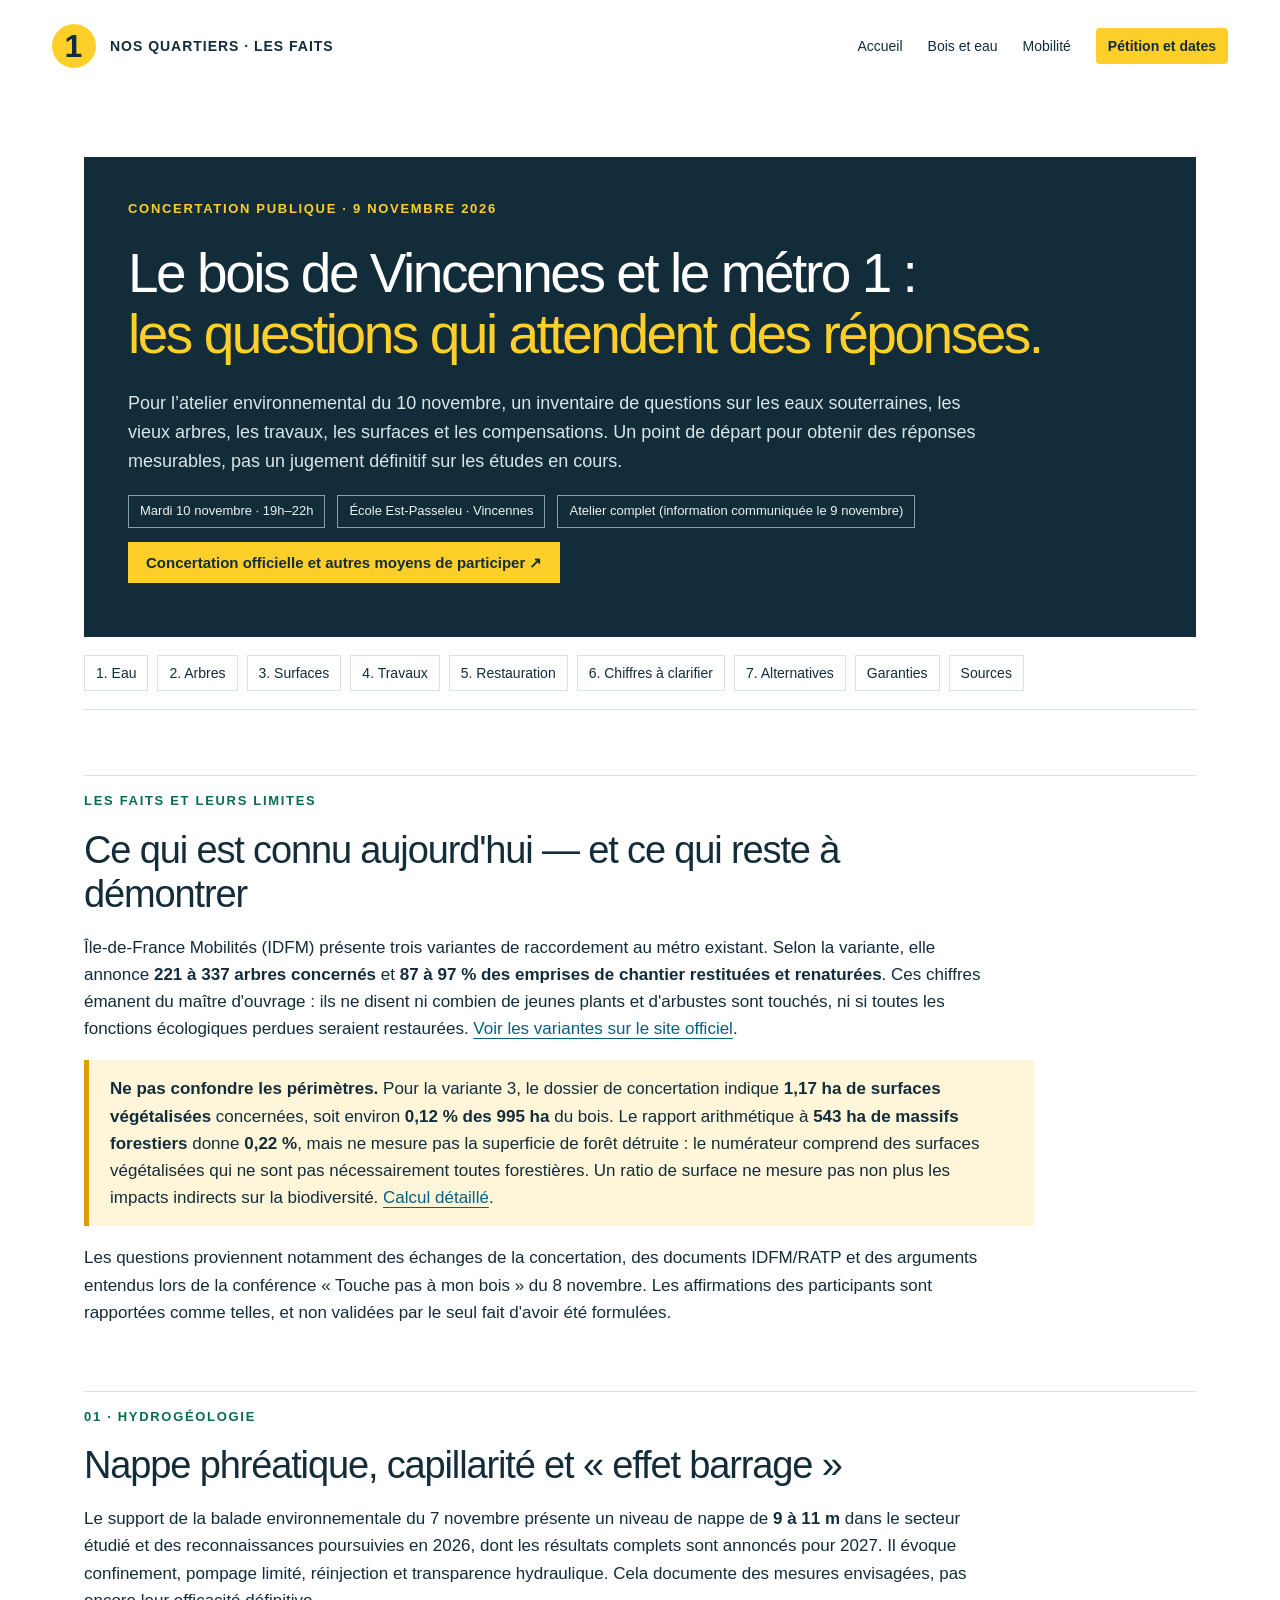
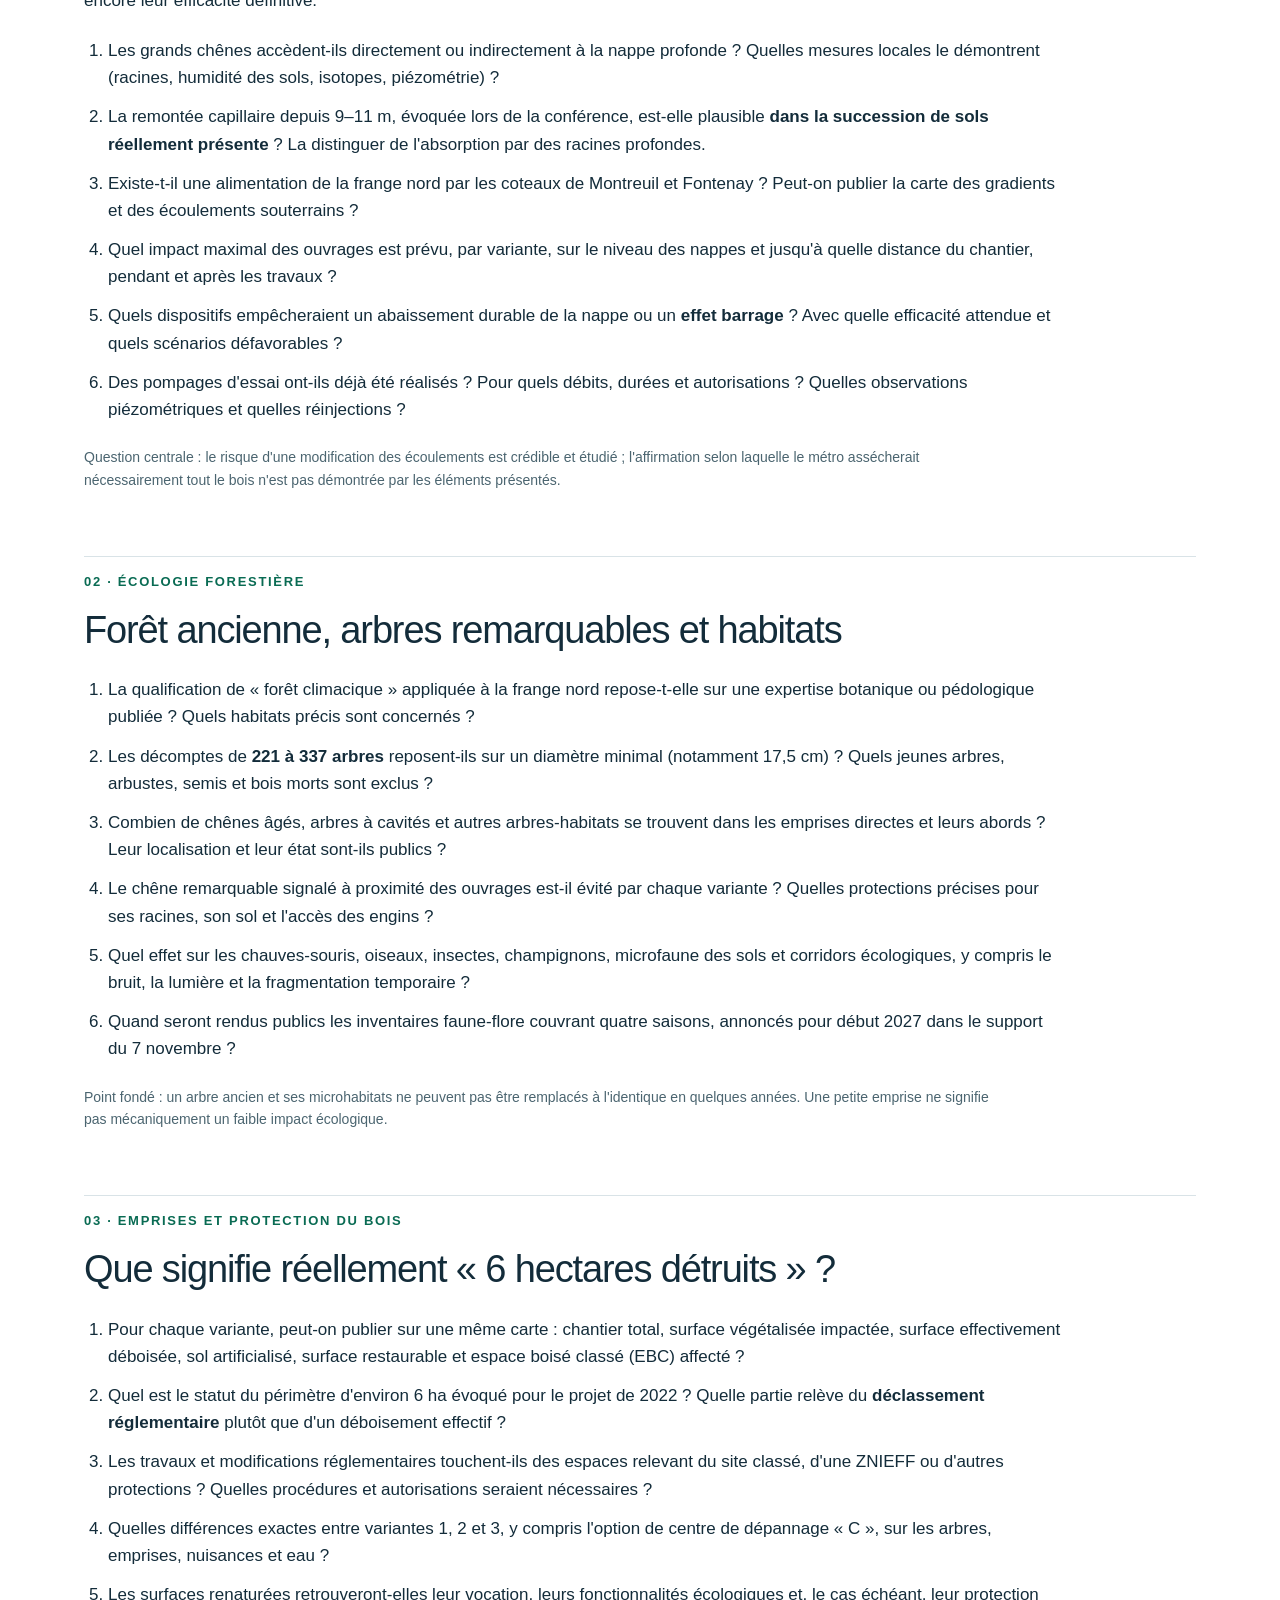
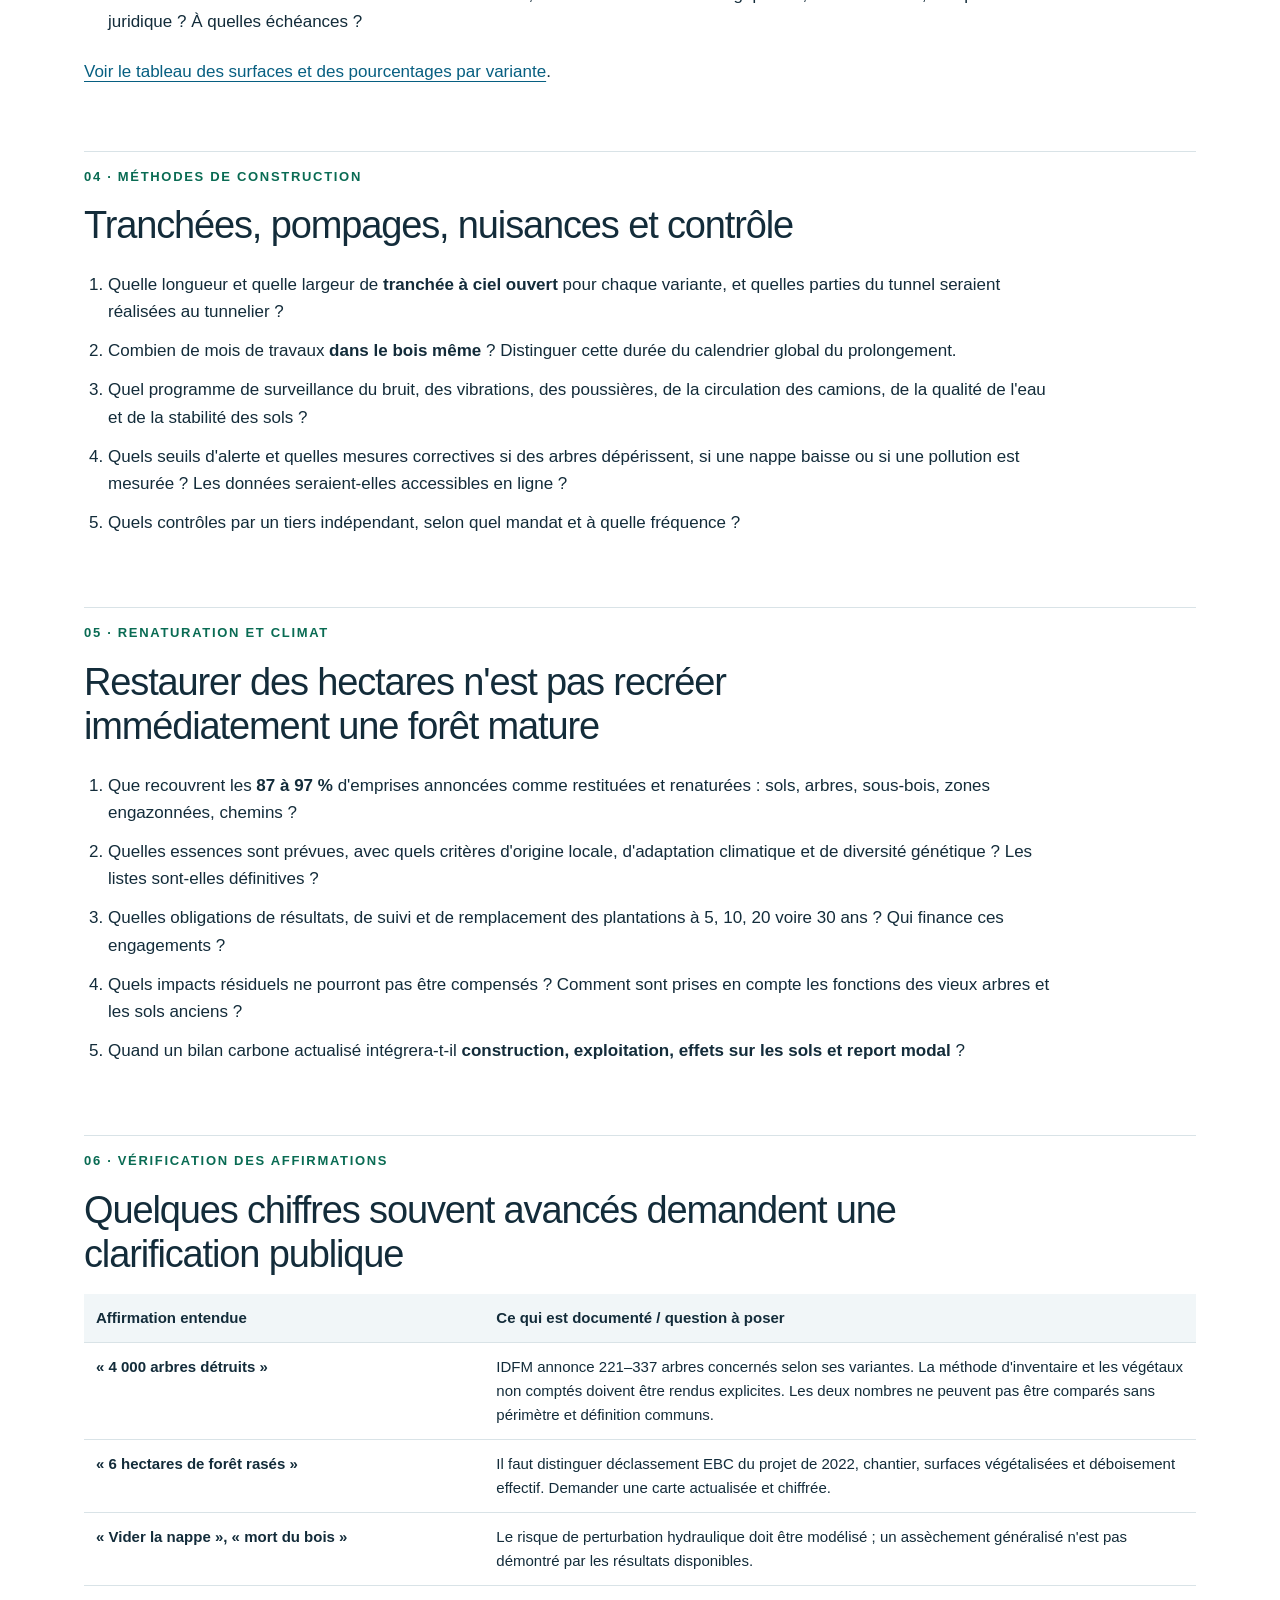
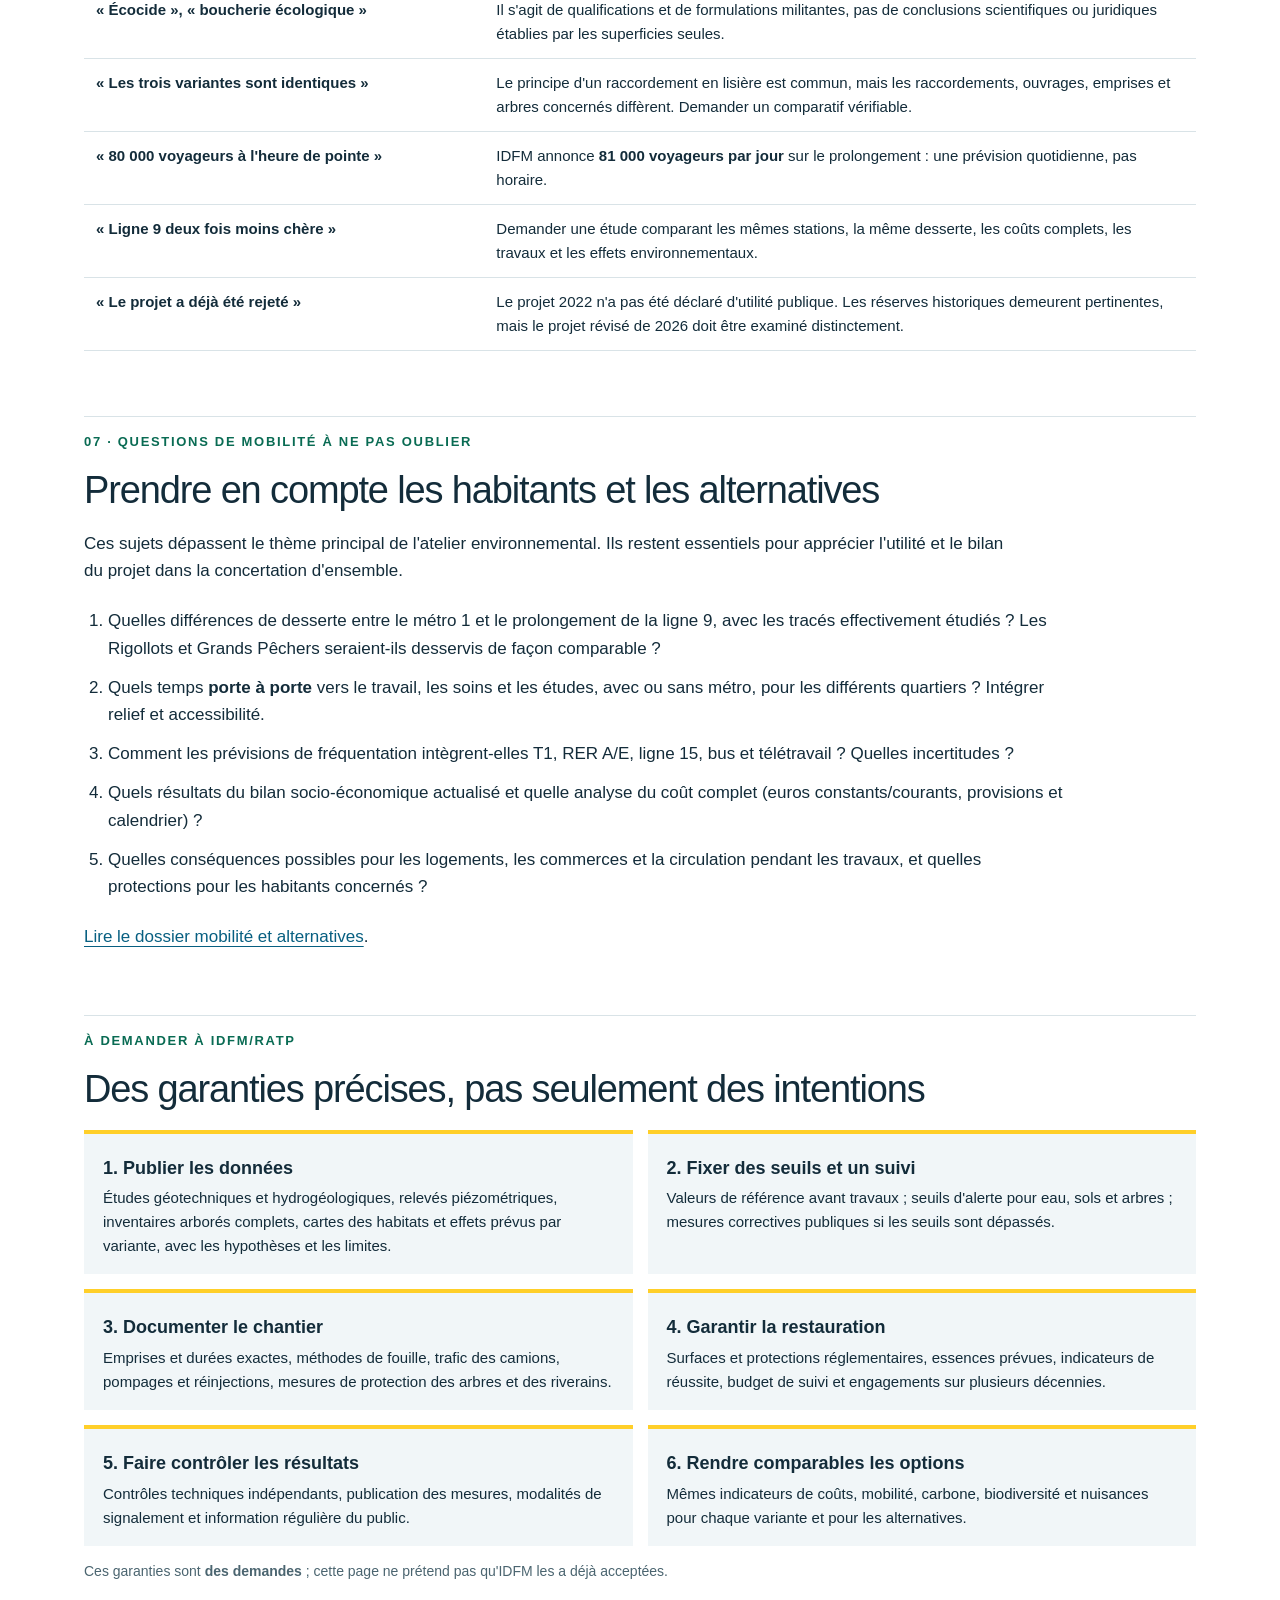
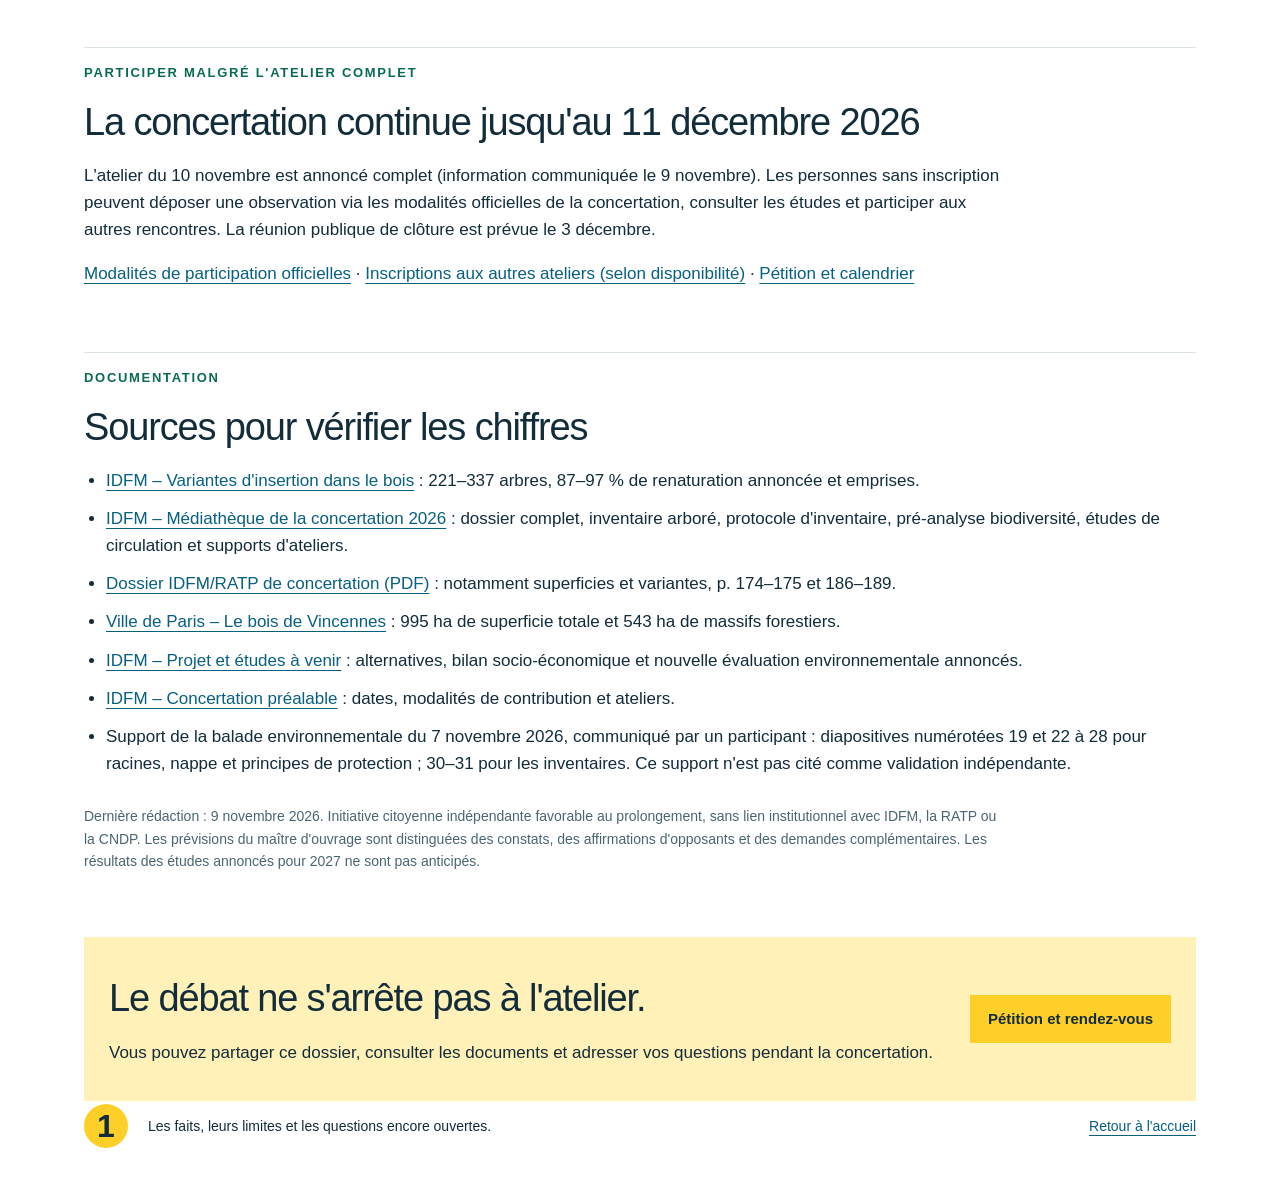
<file: questions-atelier.html>
<!doctype html>
<html lang="fr">
<head>
<meta charset="utf-8"><meta name="viewport" content="width=device-width,initial-scale=1">
<title>Atelier du 10 novembre : questions et garanties · Métro ligne 1</title>
<meta name="description" content="Dossier citoyen : nappe phréatique, vieux arbres, variantes, reboisement, nuisances, chiffres contestés et garanties à demander pour le prolongement de la ligne 1.">
<link rel="canonical" href="https://gsimon-ops.github.io/metro-ligne-1-pour-nos-quartiers/questions-atelier.html">
<meta property="og:type" content="article"><meta property="og:locale" content="fr_FR">
<meta property="og:url" content="https://gsimon-ops.github.io/metro-ligne-1-pour-nos-quartiers/questions-atelier.html">
<meta property="og:title" content="Ligne 1 : les questions à poser sur le bois de Vincennes">
<meta property="og:description" content="Nappe, arbres centenaires, surfaces, travaux, compensation : questions et garanties à obtenir, avec sources et chiffres à éclaircir.">
<meta name="theme-color" content="#142a38">
<link rel="stylesheet" href="style.css">
<style>
.article-hero{background:var(--ink);color:#fff;padding:42px 44px}.article-hero .eyebrow{color:var(--yellow)}.article-hero h1{font-size:clamp(32px,4.8vw,55px);line-height:1.12}.article-hero h1 em{color:var(--yellow);font-style:normal}.article-hero p{max-width:850px;color:#d9e6e9;font-size:18px}
.meta-strip{display:flex;gap:12px;flex-wrap:wrap;margin:20px 0}.meta-strip span{border:1px solid #86a1a8;padding:5px 11px;color:#eaf1f3;font-size:13px}
.quicknav{display:flex;flex-wrap:wrap;gap:9px;padding:18px 0;border-bottom:1px solid var(--border)}.quicknav a{border:1px solid var(--border);padding:6px 11px;text-decoration:none;font-size:14px;color:var(--ink)}
.article-section{border-top:1px solid var(--border);padding-top:10px;scroll-margin-top:20px}.article-section h2{max-width:880px}.article-section>p{max-width:920px}.question-list{padding-left:24px;max-width:980px}.question-list li{padding:6px 0}.question-list strong{color:#132c3a}
.factbox{background:#fff6d9;border-left:5px solid #d99e08;padding:15px 21px;margin:18px 0;max-width:950px}
.guarantee-list{display:grid;grid-template-columns:repeat(2,minmax(0,1fr));gap:15px}.guarantee-list article{background:var(--pale);border-top:4px solid var(--yellow);padding:16px 19px}.guarantee-list h3{font-size:18px;margin:4px 0}.guarantee-list p{font-size:15px;margin:0}
.check-table{width:100%;border-collapse:collapse;font-size:15px}.check-table th,.check-table td{text-align:left;vertical-align:top;padding:12px;border-bottom:1px solid var(--border)}.check-table th{background:var(--pale)}.check-table td:first-child{font-weight:600;width:36%}
.resource-list{padding-left:22px}.resource-list li{padding-bottom:11px}.status-note{font-size:14px;color:var(--muted)}
.article-end{background:#fff1b8;padding:25px;display:flex;gap:22px;justify-content:space-between;align-items:center}.article-end p{margin:0 0 10px}.article-end a.button{white-space:nowrap}
@media(max-width:680px){.article-hero{padding:28px 21px}.quicknav a{font-size:13px}.guarantee-list{grid-template-columns:1fr}.check-table{font-size:13px}.check-table th,.check-table td{padding:8px 6px}.article-end{display:block}.article-end .button{display:inline-block;margin-top:14px}}
@media print{.article-hero{background:white;color:black}.article-hero p,.meta-strip span{color:black}.quicknav,.article-end .button{display:none}}
</style></head>
<body><a class="skip" href="#main">Aller au contenu</a>
<header><a class="brand" href="index.html"><span class="line">1</span><span>NOS QUARTIERS · LES FAITS</span></a><nav aria-label="Navigation"><a href="index.html">Accueil</a><a href="bois.html">Bois et eau</a><a href="quartiers.html">Mobilité</a><a class="nav-action" href="participer.html">Pétition et dates</a></nav></header>
<main id="main">
<section class="article-hero"><div class="eyebrow">CONCERTATION PUBLIQUE · 9 NOVEMBRE 2026</div>
<h1>Le bois de Vincennes et le métro 1 :<br><em>les questions qui attendent des réponses.</em></h1>
<p>Pour l’atelier environnemental du 10 novembre, un inventaire de questions sur les eaux souterraines, les vieux arbres, les travaux, les surfaces et les compensations. Un point de départ pour obtenir des réponses mesurables, pas un jugement définitif sur les études en cours.</p>
<div class="meta-strip"><span>Mardi 10 novembre · 19h–22h</span><span>École Est-Passeleu · Vincennes</span><span>Atelier complet (information communiquée le 9 novembre)</span></div>
<p><a class="button" href="https://www.iledefrance-mobilites.fr/le-reseau/projets/metro1-valdefontenay/concertation-prealable-2026-m1" target="_blank" rel="noopener">Concertation officielle et autres moyens de participer ↗</a></p>
</section>
<nav class="quicknav" aria-label="Sommaire"><a href="#eau">1. Eau</a><a href="#arbres">2. Arbres</a><a href="#surfaces">3. Surfaces</a><a href="#travaux">4. Travaux</a><a href="#restauration">5. Restauration</a><a href="#affirmations">6. Chiffres à clarifier</a><a href="#mobilite">7. Alternatives</a><a href="#garanties">Garanties</a><a href="#sources">Sources</a></nav>
<section id="essentiel" class="article-section"><span class="eyebrow">LES FAITS ET LEURS LIMITES</span><h2>Ce qui est connu aujourd'hui — et ce qui reste à démontrer</h2>
<p>Île-de-France Mobilités (IDFM) présente trois variantes de raccordement au métro existant. Selon la variante, elle annonce <strong>221 à 337 arbres concernés</strong> et <strong>87 à 97 % des emprises de chantier restituées et renaturées</strong>. Ces chiffres émanent du maître d'ouvrage : ils ne disent ni combien de jeunes plants et d'arbustes sont touchés, ni si toutes les fonctions écologiques perdues seraient restaurées. <a href="https://www.iledefrance-mobilites.fr/le-reseau/projets/metro1-valdefontenay/bois-de-vincennes-m1" target="_blank" rel="noopener">Voir les variantes sur le site officiel</a>.</p>
<div class="factbox"><strong>Ne pas confondre les périmètres.</strong> Pour la variante 3, le dossier de concertation indique <strong>1,17 ha de surfaces végétalisées</strong> concernées, soit environ <strong>0,12 % des 995 ha</strong> du bois. Le rapport arithmétique à <strong>543 ha de massifs forestiers</strong> donne <strong>0,22 %</strong>, mais ne mesure pas la superficie de forêt détruite : le numérateur comprend des surfaces végétalisées qui ne sont pas nécessairement toutes forestières. Un ratio de surface ne mesure pas non plus les impacts indirects sur la biodiversité. <a href="bois.html#calcul">Calcul détaillé</a>.</div>
<p>Les questions proviennent notamment des échanges de la concertation, des documents IDFM/RATP et des arguments entendus lors de la conférence « Touche pas à mon bois » du 8 novembre. Les affirmations des participants sont rapportées comme telles, et non validées par le seul fait d'avoir été formulées.</p>
</section>
<section id="eau" class="article-section"><span class="eyebrow">01 · HYDROGÉOLOGIE</span><h2>Nappe phréatique, capillarité et « effet barrage »</h2>
<p>Le support de la balade environnementale du 7 novembre présente un niveau de nappe de <strong>9 à 11 m</strong> dans le secteur étudié et des reconnaissances poursuivies en 2026, dont les résultats complets sont annoncés pour 2027. Il évoque confinement, pompage limité, réinjection et transparence hydraulique. Cela documente des mesures envisagées, pas encore leur efficacité définitive.</p>
<ol class="question-list">
<li>Les grands chênes accèdent-ils directement ou indirectement à la nappe profonde ? Quelles mesures locales le démontrent (racines, humidité des sols, isotopes, piézométrie) ?</li>
<li>La remontée capillaire depuis 9–11 m, évoquée lors de la conférence, est-elle plausible <strong>dans la succession de sols réellement présente</strong> ? La distinguer de l'absorption par des racines profondes.</li>
<li>Existe-t-il une alimentation de la frange nord par les coteaux de Montreuil et Fontenay ? Peut-on publier la carte des gradients et des écoulements souterrains ?</li>
<li>Quel impact maximal des ouvrages est prévu, par variante, sur le niveau des nappes et jusqu'à quelle distance du chantier, pendant et après les travaux ?</li>
<li>Quels dispositifs empêcheraient un abaissement durable de la nappe ou un <strong>effet barrage</strong> ? Avec quelle efficacité attendue et quels scénarios défavorables ?</li>
<li>Des pompages d'essai ont-ils déjà été réalisés ? Pour quels débits, durées et autorisations ? Quelles observations piézométriques et quelles réinjections ?</li>
</ol>
<p class="status-note">Question centrale : le risque d'une modification des écoulements est crédible et étudié ; l'affirmation selon laquelle le métro assécherait nécessairement tout le bois n'est pas démontrée par les éléments présentés.</p>
</section>
<section id="arbres" class="article-section"><span class="eyebrow">02 · ÉCOLOGIE FORESTIÈRE</span><h2>Forêt ancienne, arbres remarquables et habitats</h2>
<ol class="question-list">
<li>La qualification de « forêt climacique » appliquée à la frange nord repose-t-elle sur une expertise botanique ou pédologique publiée ? Quels habitats précis sont concernés ?</li>
<li>Les décomptes de <strong>221 à 337 arbres</strong> reposent-ils sur un diamètre minimal (notamment 17,5 cm) ? Quels jeunes arbres, arbustes, semis et bois morts sont exclus ?</li>
<li>Combien de chênes âgés, arbres à cavités et autres arbres-habitats se trouvent dans les emprises directes et leurs abords ? Leur localisation et leur état sont-ils publics ?</li>
<li>Le chêne remarquable signalé à proximité des ouvrages est-il évité par chaque variante ? Quelles protections précises pour ses racines, son sol et l'accès des engins ?</li>
<li>Quel effet sur les chauves-souris, oiseaux, insectes, champignons, microfaune des sols et corridors écologiques, y compris le bruit, la lumière et la fragmentation temporaire ?</li>
<li>Quand seront rendus publics les inventaires faune-flore couvrant quatre saisons, annoncés pour début 2027 dans le support du 7 novembre ?</li>
</ol>
<p class="status-note">Point fondé : un arbre ancien et ses microhabitats ne peuvent pas être remplacés à l'identique en quelques années. Une petite emprise ne signifie pas mécaniquement un faible impact écologique.</p>
</section>
<section id="surfaces" class="article-section"><span class="eyebrow">03 · EMPRISES ET PROTECTION DU BOIS</span><h2>Que signifie réellement « 6 hectares détruits » ?</h2>
<ol class="question-list">
<li>Pour chaque variante, peut-on publier sur une même carte : chantier total, surface végétalisée impactée, surface effectivement déboisée, sol artificialisé, surface restaurable et espace boisé classé (EBC) affecté ?</li>
<li>Quel est le statut du périmètre d'environ 6 ha évoqué pour le projet de 2022 ? Quelle partie relève du <strong>déclassement réglementaire</strong> plutôt que d'un déboisement effectif ?</li>
<li>Les travaux et modifications réglementaires touchent-ils des espaces relevant du site classé, d'une ZNIEFF ou d'autres protections ? Quelles procédures et autorisations seraient nécessaires ?</li>
<li>Quelles différences exactes entre variantes 1, 2 et 3, y compris l'option de centre de dépannage « C », sur les arbres, emprises, nuisances et eau ?</li>
<li>Les surfaces renaturées retrouveront-elles leur vocation, leurs fonctionnalités écologiques et, le cas échéant, leur protection juridique ? À quelles échéances ?</li>
</ol><p><a href="bois.html#calcul">Voir le tableau des surfaces et des pourcentages par variante</a>.</p>
</section>
<section id="travaux" class="article-section"><span class="eyebrow">04 · MÉTHODES DE CONSTRUCTION</span><h2>Tranchées, pompages, nuisances et contrôle</h2>
<ol class="question-list">
<li>Quelle longueur et quelle largeur de <strong>tranchée à ciel ouvert</strong> pour chaque variante, et quelles parties du tunnel seraient réalisées au tunnelier ?</li>
<li>Combien de mois de travaux <strong>dans le bois même</strong> ? Distinguer cette durée du calendrier global du prolongement.</li>
<li>Quel programme de surveillance du bruit, des vibrations, des poussières, de la circulation des camions, de la qualité de l'eau et de la stabilité des sols ?</li>
<li>Quels seuils d'alerte et quelles mesures correctives si des arbres dépérissent, si une nappe baisse ou si une pollution est mesurée ? Les données seraient-elles accessibles en ligne ?</li>
<li>Quels contrôles par un tiers indépendant, selon quel mandat et à quelle fréquence ?</li>
</ol>
</section>
<section id="restauration" class="article-section"><span class="eyebrow">05 · RENATURATION ET CLIMAT</span><h2>Restaurer des hectares n'est pas recréer immédiatement une forêt mature</h2>
<ol class="question-list">
<li>Que recouvrent les <strong>87 à 97 %</strong> d'emprises annoncées comme restituées et renaturées : sols, arbres, sous-bois, zones engazonnées, chemins ?</li>
<li>Quelles essences sont prévues, avec quels critères d'origine locale, d'adaptation climatique et de diversité génétique ? Les listes sont-elles définitives ?</li>
<li>Quelles obligations de résultats, de suivi et de remplacement des plantations à 5, 10, 20 voire 30 ans ? Qui finance ces engagements ?</li>
<li>Quels impacts résiduels ne pourront pas être compensés ? Comment sont prises en compte les fonctions des vieux arbres et les sols anciens ?</li>
<li>Quand un bilan carbone actualisé intégrera-t-il <strong>construction, exploitation, effets sur les sols et report modal</strong> ?</li>
</ol>
</section>
<section id="affirmations" class="article-section"><span class="eyebrow">06 · VÉRIFICATION DES AFFIRMATIONS</span><h2>Quelques chiffres souvent avancés demandent une clarification publique</h2>
<div class="table-scroll"><table class="check-table"><thead><tr><th>Affirmation entendue</th><th>Ce qui est documenté / question à poser</th></tr></thead><tbody>
<tr><td>« 4 000 arbres détruits »</td><td>IDFM annonce 221–337 arbres concernés selon ses variantes. La méthode d'inventaire et les végétaux non comptés doivent être rendus explicites. Les deux nombres ne peuvent pas être comparés sans périmètre et définition communs.</td></tr>
<tr><td>« 6 hectares de forêt rasés »</td><td>Il faut distinguer déclassement EBC du projet de 2022, chantier, surfaces végétalisées et déboisement effectif. Demander une carte actualisée et chiffrée.</td></tr>
<tr><td>« Vider la nappe », « mort du bois »</td><td>Le risque de perturbation hydraulique doit être modélisé ; un assèchement généralisé n'est pas démontré par les résultats disponibles.</td></tr>
<tr><td>« Écocide », « boucherie écologique »</td><td>Il s'agit de qualifications et de formulations militantes, pas de conclusions scientifiques ou juridiques établies par les superficies seules.</td></tr>
<tr><td>« Les trois variantes sont identiques »</td><td>Le principe d'un raccordement en lisière est commun, mais les raccordements, ouvrages, emprises et arbres concernés diffèrent. Demander un comparatif vérifiable.</td></tr>
<tr><td>« 80 000 voyageurs à l'heure de pointe »</td><td>IDFM annonce <strong>81 000 voyageurs par jour</strong> sur le prolongement : une prévision quotidienne, pas horaire.</td></tr>
<tr><td>« Ligne 9 deux fois moins chère »</td><td>Demander une étude comparant les mêmes stations, la même desserte, les coûts complets, les travaux et les effets environnementaux.</td></tr>
<tr><td>« Le projet a déjà été rejeté »</td><td>Le projet 2022 n'a pas été déclaré d'utilité publique. Les réserves historiques demeurent pertinentes, mais le projet révisé de 2026 doit être examiné distinctement.</td></tr>
</tbody></table></div>
</section>
<section id="mobilite" class="article-section"><span class="eyebrow">07 · QUESTIONS DE MOBILITÉ À NE PAS OUBLIER</span><h2>Prendre en compte les habitants et les alternatives</h2>
<p>Ces sujets dépassent le thème principal de l'atelier environnemental. Ils restent essentiels pour apprécier l'utilité et le bilan du projet dans la concertation d'ensemble.</p>
<ol class="question-list">
<li>Quelles différences de desserte entre le métro 1 et le prolongement de la ligne 9, avec les tracés effectivement étudiés ? Les Rigollots et Grands Pêchers seraient-ils desservis de façon comparable ?</li>
<li>Quels temps <strong>porte à porte</strong> vers le travail, les soins et les études, avec ou sans métro, pour les différents quartiers ? Intégrer relief et accessibilité.</li>
<li>Comment les prévisions de fréquentation intègrent-elles T1, RER A/E, ligne 15, bus et télétravail ? Quelles incertitudes ?</li>
<li>Quels résultats du bilan socio-économique actualisé et quelle analyse du coût complet (euros constants/courants, provisions et calendrier) ?</li>
<li>Quelles conséquences possibles pour les logements, les commerces et la circulation pendant les travaux, et quelles protections pour les habitants concernés ?</li>
</ol><p><a href="quartiers.html">Lire le dossier mobilité et alternatives</a>.</p>
</section>
<section id="garanties" class="article-section"><span class="eyebrow">À DEMANDER À IDFM/RATP</span><h2>Des garanties précises, pas seulement des intentions</h2>
<div class="guarantee-list">
<article><h3>1. Publier les données</h3><p>Études géotechniques et hydrogéologiques, relevés piézométriques, inventaires arborés complets, cartes des habitats et effets prévus par variante, avec les hypothèses et les limites.</p></article>
<article><h3>2. Fixer des seuils et un suivi</h3><p>Valeurs de référence avant travaux ; seuils d'alerte pour eau, sols et arbres ; mesures correctives publiques si les seuils sont dépassés.</p></article>
<article><h3>3. Documenter le chantier</h3><p>Emprises et durées exactes, méthodes de fouille, trafic des camions, pompages et réinjections, mesures de protection des arbres et des riverains.</p></article>
<article><h3>4. Garantir la restauration</h3><p>Surfaces et protections réglementaires, essences prévues, indicateurs de réussite, budget de suivi et engagements sur plusieurs décennies.</p></article>
<article><h3>5. Faire contrôler les résultats</h3><p>Contrôles techniques indépendants, publication des mesures, modalités de signalement et information régulière du public.</p></article>
<article><h3>6. Rendre comparables les options</h3><p>Mêmes indicateurs de coûts, mobilité, carbone, biodiversité et nuisances pour chaque variante et pour les alternatives.</p></article>
</div>
<p class="status-note">Ces garanties sont <strong>des demandes</strong> ; cette page ne prétend pas qu'IDFM les a déjà acceptées.</p>
</section>
<section id="participation" class="article-section"><span class="eyebrow">PARTICIPER MALGRÉ L'ATELIER COMPLET</span><h2>La concertation continue jusqu'au 11 décembre 2026</h2>
<p>L'atelier du 10 novembre est annoncé complet (information communiquée le 9 novembre). Les personnes sans inscription peuvent déposer une observation via les modalités officielles de la concertation, consulter les études et participer aux autres rencontres. La réunion publique de clôture est prévue le 3 décembre.</p>
<p><a href="https://www.iledefrance-mobilites.fr/le-reseau/projets/metro1-valdefontenay/concertation-prealable-2026-m1" target="_blank" rel="noopener">Modalités de participation officielles</a> · <a href="https://www.iledefrance-mobilites.fr/le-reseau/projets/metro1-valdefontenay/inscription-evenements/ateliers" target="_blank" rel="noopener">Inscriptions aux autres ateliers (selon disponibilité)</a> · <a href="participer.html">Pétition et calendrier</a></p>
</section>
<section id="sources" class="article-section"><span class="eyebrow">DOCUMENTATION</span><h2>Sources pour vérifier les chiffres</h2>
<ul class="resource-list">
<li><a href="https://www.iledefrance-mobilites.fr/le-reseau/projets/metro1-valdefontenay/bois-de-vincennes-m1" target="_blank" rel="noopener">IDFM – Variantes d'insertion dans le bois</a> : 221–337 arbres, 87–97 % de renaturation annoncée et emprises.</li>
<li><a href="https://www.iledefrance-mobilites.fr/le-reseau/projets/metro1-valdefontenay/mediatheque/concertation-2026" target="_blank" rel="noopener">IDFM – Médiathèque de la concertation 2026</a> : dossier complet, inventaire arboré, protocole d'inventaire, pré-analyse biodiversité, études de circulation et supports d'ateliers.</li>
<li><a href="https://www.debatpublic.fr/sites/default/files/2026-09/K5TOo4u580md6bIL_ProlongementM1-DossierConcertation-Complet.pdf" target="_blank" rel="noopener">Dossier IDFM/RATP de concertation (PDF)</a> : notamment superficies et variantes, p. 174–175 et 186–189.</li>
<li><a href="https://www.paris.fr/lieux/bois-de-vincennes-6598" target="_blank" rel="noopener">Ville de Paris – Le bois de Vincennes</a> : 995 ha de superficie totale et 543 ha de massifs forestiers.</li>
<li><a href="https://www.iledefrance-mobilites.fr/le-reseau/projets/metro1-valdefontenay/le-projet-m1" target="_blank" rel="noopener">IDFM – Projet et études à venir</a> : alternatives, bilan socio-économique et nouvelle évaluation environnementale annoncés.</li>
<li><a href="https://www.iledefrance-mobilites.fr/le-reseau/projets/metro1-valdefontenay/concertation-prealable-2026-m1" target="_blank" rel="noopener">IDFM – Concertation préalable</a> : dates, modalités de contribution et ateliers.</li>
<li>Support de la balade environnementale du 7 novembre 2026, communiqué par un participant : diapositives numérotées 19 et 22 à 28 pour racines, nappe et principes de protection ; 30–31 pour les inventaires. Ce support n'est pas cité comme validation indépendante.</li>
</ul>
<p class="status-note">Dernière rédaction : 9 novembre 2026. Initiative citoyenne indépendante favorable au prolongement, sans lien institutionnel avec IDFM, la RATP ou la CNDP. Les prévisions du maître d'ouvrage sont distinguées des constats, des affirmations d'opposants et des demandes complémentaires. Les résultats des études annoncés pour 2027 ne sont pas anticipés.</p>
</section>
<section class="article-end"><div><h2>Le débat ne s'arrête pas à l'atelier.</h2><p>Vous pouvez partager ce dossier, consulter les documents et adresser vos questions pendant la concertation.</p></div><a class="button" href="participer.html">Pétition et rendez-vous</a></section>
</main><footer><span class="line">1</span><p>Les faits, leurs limites et les questions encore ouvertes.</p><a href="index.html">Retour à l'accueil</a></footer></body></html>
</file>
<file: style.css>
:root{--ink:#132c3a;--green:#096b53;--yellow:#ffcf29;--muted:#4b6570;--border:#d9e3e7;--pale:#f1f6f8}*{box-sizing:border-box}html{scroll-behavior:smooth;scroll-padding-top:28px}body{margin:0;font:17px/1.6 Arial,Helvetica,sans-serif;color:var(--ink);background:white}a{color:#075f81;text-underline-offset:4px}a:hover{color:var(--green)}a:focus-visible,button:focus-visible,summary:focus-visible{outline:3px solid #bc8500;outline-offset:4px}.skip{position:absolute;top:-100px;background:white;padding:15px;z-index:5}.skip:focus{top:0}header{max-width:1240px;padding:24px 32px;margin:auto;display:flex;justify-content:space-between;align-items:center;gap:25px}.brand{display:flex;align-items:center;gap:14px;text-decoration:none;color:var(--ink);font-size:14px;font-weight:700;letter-spacing:.07em}.line{width:44px;height:44px;border-radius:50%;background:var(--yellow);color:var(--ink);display:inline-flex;justify-content:center;align-items:center;font-size:32px;font-weight:700;flex-shrink:0;line-height:1}nav{display:flex;gap:25px;flex-wrap:wrap}nav a{font-size:14px;color:var(--ink);text-decoration:none}main{max-width:1176px;padding:0 32px;margin:auto}.hero{background:var(--ink);color:white;padding:52px 48px}.eyebrow{font-size:13px;letter-spacing:.13em;font-weight:700;color:var(--green)}.hero .eyebrow{color:var(--yellow)}h1{font-size:clamp(37px,5.2vw,65px);font-weight:500;letter-spacing:-.045em;line-height:1.1;margin:23px 0}h1 em{font-style:normal;color:var(--yellow)}.hero>p{max-width:650px;font-size:21px;color:#d4e5eb}.hero-footer{display:flex;align-items:center;gap:25px;margin-top:28px;flex-wrap:wrap}.hero-footer span{font-size:13px;color:#d4e5eb}.button{background:var(--yellow);color:var(--ink);padding:12px 18px;text-decoration:none;font-size:15px;font-weight:700}.snapshot{display:grid;grid-template-columns:repeat(3,1fr);gap:30px;padding:30px 0;border-bottom:1px solid var(--border)}.snapshot article{display:flex;flex-direction:column}.snapshot b{font-size:41px;letter-spacing:-.04em;font-weight:600}.snapshot span{font-size:16px;font-weight:600}.snapshot small{font-size:13px;line-height:1.5;margin-top:6px;color:var(--muted)}section:not(.hero):not(.snapshot){margin-top:65px}.comparison{display:grid;grid-template-columns:1fr 1fr;gap:38px;background:var(--pale);padding:30px}h2{font-size:clamp(27px,3vw,38px);line-height:1.16;letter-spacing:-.03em;font-weight:500;margin:14px 0 18px}.comparison p,.comparison a{font-size:14px;color:var(--muted)}.chart{align-self:center}.chart>div{display:grid;grid-template-columns:94px 1fr 68px;gap:12px;align-items:center;font-size:13px;margin:18px 0}.chart i{display:block;height:22px;width:var(--w);background:#698993}.chart>div:first-child i{background:#a3b6bf}.chart i.v3{background:var(--green)}.chart p{font-size:12px}.intro{max-width:820px;color:var(--muted);font-size:16px}.grid{display:grid;grid-template-columns:repeat(3,1fr);gap:18px;margin-top:28px}.fact{border:1px solid var(--border);padding:23px 23px 18px;scroll-margin-top:30px;background:white}.fact:target{border-color:var(--green);box-shadow:0 0 0 2px var(--green)}.fact-top{display:flex;justify-content:space-between;align-items:center;font-size:14px;color:#6a838c}.topic{font-size:12px;color:var(--muted);border-bottom:2px solid var(--yellow);padding-bottom:3px}.fact h3{font-size:20px;font-weight:500;line-height:1.35;margin:22px 0 15px}.verdict{display:inline-block;background:#e8f0f2;color:#264b5a;padding:4px 8px;font-size:12px;font-weight:600;line-height:1.4}.takeaway{font-size:18px;font-weight:600;line-height:1.45;margin:17px 0 20px}.fact details{border-top:1px solid var(--border);padding-top:14px}.fact summary{font-size:14px;color:var(--green);font-weight:600;cursor:pointer}.fact details p{font-size:16px;margin:15px 0;line-height:1.6}.ref{font-size:14px;line-height:1.4}.ref small{display:block;color:var(--muted);font-size:12px;margin-top:3px}.permalink{display:block;font-size:12px;margin-top:14px;color:var(--muted)}.filters{display:flex;gap:8px;flex-wrap:wrap;margin-top:24px}.filters button{border:1px solid var(--border);background:white;color:var(--ink);font-size:14px;min-height:42px;padding:8px 16px;cursor:pointer;font-family:inherit}.filters button.active{background:var(--ink);color:white;border-color:var(--ink)}.result-count{font-size:13px;color:var(--muted);margin-bottom:0}.fact[hidden]{display:none}.bottom-line{background:var(--green);color:white;padding:36px}.bottom-line .eyebrow{color:#c6ebdf}.bottom-line>div{display:grid;grid-template-columns:repeat(3,1fr);gap:30px}.bottom-line p{font-size:16px}.bottom-line strong{font-size:17px}.source-grid{display:grid;grid-template-columns:1fr 1fr;gap:0 30px;margin-top:25px}.source-grid>a{display:grid;grid-template-columns:34px 1fr;gap:3px 10px;text-decoration:none;border-top:1px solid var(--border);padding:18px 0}.source-grid span{grid-row:span 2;font-size:13px;color:var(--muted)}.source-grid strong{font-size:16px;font-weight:500}.source-grid small{font-size:12px;color:var(--muted)}.method{border-top:1px solid var(--border);padding:25px 0;margin-bottom:35px}.method h2{font-size:25px}.method p{font-size:16px;color:var(--muted);max-width:850px}.method summary{cursor:pointer;font-size:14px;font-weight:600}footer{max-width:1176px;margin:auto;padding:0 32px 35px;display:flex;align-items:center;gap:20px}footer p{flex:1;font-size:14px}footer a{font-size:14px}@media(max-width:950px){.grid{grid-template-columns:1fr 1fr}.comparison{grid-template-columns:1fr}.hero{padding:40px 30px}}@media(max-width:620px){header{padding:18px 20px;flex-direction:column;align-items:flex-start;gap:16px}nav{gap:20px}main{padding:0 18px}.hero{padding:32px 23px}.hero>p{font-size:18px}.hero-footer{gap:17px}.snapshot{grid-template-columns:1fr;gap:18px;padding:24px 8px}.snapshot article{display:grid;grid-template-columns:125px 1fr;column-gap:12px}.snapshot b{font-size:32px;grid-row:span 2}.snapshot span{font-size:14px}.snapshot small{font-size:12px}.grid{grid-template-columns:1fr;gap:14px}.fact{padding:22px}.fact h3{font-size:21px}.comparison{padding:23px 18px;gap:10px}section:not(.hero):not(.snapshot){margin-top:45px}.chart>div{grid-template-columns:88px 1fr 63px;gap:8px}.bottom-line{padding:26px}.bottom-line>div,.source-grid{grid-template-columns:1fr}.bottom-line>div{gap:0}footer{padding:0 18px 25px;flex-wrap:wrap}.hero .eyebrow{font-size:12px}}@media print{nav,.button,.filters{display:none}.hero,.bottom-line{background:white;color:black}.hero em,.eyebrow,.hero .eyebrow{color:black}.hero>p,.hero-footer span{color:black}.grid{display:block}.fact{break-inside:avoid;margin:14px 0}.fact[hidden]{display:block}.hero{padding:0}main{padding:0}.fact details>*{display:block}h1{font-size:32px}section:not(.hero):not(.snapshot){margin-top:25px}.comparison{background:white}.source-grid{display:block}a{color:black}.fact details p{font-size:12pt}}

.short-answer{font-size:16px;line-height:1.6;color:var(--muted)}.metric-source{font-size:13px;color:var(--muted);margin-top:10px}.fact .ref{display:block;margin-top:12px}

.chart b small{display:block;font-size:14px;line-height:1.4;color:var(--green);font-weight:600}.chart>div{grid-template-columns:94px minmax(0,1fr) 82px}@media(max-width:620px){.chart>div{grid-template-columns:88px minmax(0,1fr) 76px;gap:8px}}

/* Fonds jaunes de la ligne 1, avec un texte sombre. */
.fact{background:#fff8d9;border-color:#e7d58f;border-top:4px solid var(--yellow)}
.fact:nth-child(even){background:#fffcf0}
.fact-top{color:var(--muted)}
.fact details{border-color:#e7d58f}
.comparison{background:#fff1b8}
.snapshot article{background:#fff8d9;padding:18px}
.source-grid>a:hover{background:#fff8d9}
@media print{.fact,.fact:nth-child(even),.comparison,.snapshot article{background:white}}


/* Accès à la pétition et au calendrier. */
.nav-action{background:var(--yellow);color:var(--ink);padding:7px 12px;border-radius:4px;font-weight:700}nav{align-items:center}.hero-actions{display:flex;gap:12px;flex-wrap:wrap}.button-outline{background:transparent;color:inherit;box-shadow:inset 0 0 0 1px currentColor}.hero .button-outline{color:white}.button:hover{background:#f2c11a;color:var(--ink)}.button-outline:hover{background:#fff4c4;color:var(--ink)}@media print{.hero-actions{display:none}}

/* Dossiers thématiques : environnement et mobilité (8 novembre 2026). */
.subhero{background:var(--ink);color:white;padding:50px 46px;margin-top:0}
.subhero .eyebrow{color:var(--yellow)}
.subhero h1{max-width:980px}
.subhero h1 em{color:var(--yellow);font-style:normal}
.subhero>p{color:#d7e5ea;max-width:870px;font-size:20px}
.subhero-actions{display:flex;flex-wrap:wrap;gap:12px;margin-top:25px}
.subhero .button-outline{color:white;box-shadow:inset 0 0 0 1px white}
.explainer-section{border-top:1px solid var(--border);padding-top:22px;max-width:100%}
.explainer-section>p,.explainer-section>ul{max-width:950px}
.explainer-section h3{font-size:21px}
.ratio-grid,.alt-grid{display:grid;grid-template-columns:repeat(2,minmax(0,1fr));gap:18px;margin:25px 0}
.ratio-card,.alt-grid article{background:#fff8dc;padding:25px;border-top:4px solid var(--yellow)}
.ratio-card>strong{display:block;font-size:clamp(42px,5vw,69px);line-height:1.1;letter-spacing:-.04em;margin:18px 0 10px}
.ratio-card>small,.footnote,.source-line{font-size:14px;color:var(--muted)}
.scale-explainer{display:grid;grid-template-columns:1fr minmax(180px,290px);gap:25px;align-items:center;background:var(--pale);padding:23px;margin:20px 0}
.square-visual{display:block;max-width:290px;width:100%;height:auto;border:1px solid #aec6c8;image-rendering:pixelated}
.caution{padding:16px 19px;background:#fff4cc;border-left:5px solid #bd7c00;max-width:100%!important}
.table-scroll{overflow-x:auto;width:100%}
.data-table{border-collapse:collapse;width:100%;font-size:15px;min-width:590px}
.data-table th,.data-table td{text-align:left;padding:13px 10px;border-bottom:1px solid var(--border)}
.data-table thead{background:var(--pale)}.data-table tr.highlight-row{background:#fff0b1;font-weight:700}
.three-points{display:grid;grid-template-columns:repeat(3,minmax(0,1fr));gap:14px;margin:25px 0}
.three-points article{padding:20px;background:var(--pale)}.three-points strong{display:block;font-size:32px;line-height:1.2}.three-points span{display:block;font-size:14px;margin-top:7px}
.clean-list li{margin:8px 0}
.action-panel{display:flex;align-items:center;justify-content:space-between;gap:25px;padding:25px;background:#fff1b8}.action-panel>div{max-width:740px}
.featured-evidence{display:grid;grid-template-columns:repeat(3,minmax(0,1fr));gap:16px}
.featured-evidence article{padding:21px;background:#f1f6f8;border-top:4px solid var(--yellow)}
.featured-evidence h2{font-size:25px}.featured-evidence p{font-size:15px}.featured-evidence a{font-size:14px;font-weight:700}
@media(max-width:950px){.featured-evidence{grid-template-columns:1fr 1fr}}
@media(max-width:620px){.subhero{padding:32px 22px}.subhero>p{font-size:17px}.ratio-grid,.alt-grid,.three-points,.featured-evidence,.scale-explainer{grid-template-columns:1fr}.action-panel{display:block}.action-panel .button{display:inline-block}.square-visual{max-width:240px}.ratio-card,.alt-grid article{padding:18px}}
@media print{.subhero{background:white;color:black}.subhero>p{color:black}.ratio-card,.alt-grid article,.three-points article,.featured-evidence article,.scale-explainer,.action-panel{background:white}.subhero .button{display:none}}

/* Accès rapide au dossier de l'atelier depuis l'accueil. */
.atelier-teaser{display:flex;align-items:center;justify-content:space-between;gap:30px;padding:28px 30px;background:#fff3c2;border-left:5px solid var(--yellow);margin:22px 0 0!important}
.atelier-teaser>div{max-width:790px}.atelier-teaser h2{font-size:clamp(22px,2.5vw,30px);margin:8px 0}.atelier-teaser p{font-size:15px;margin:8px 0}
.atelier-teaser .button{flex-shrink:0}
@media(max-width:760px){.atelier-teaser{display:block;padding:22px 18px}.atelier-teaser .button{display:inline-block;margin-top:12px}header nav{gap:12px}}
@media print{.atelier-teaser{background:white;border-color:black}}
</file>
<file: participer.css>
.action-hero{background:#fff1b8;display:grid;grid-template-columns:minmax(0,1fr) 330px;gap:52px;padding:48px}.action-copy h1{font-size:clamp(38px,4.8vw,62px);margin-top:20px}.action-copy h1 em{font-style:normal;color:var(--green)}.action-copy>p{font-size:18px;max-width:620px}.action-buttons{display:flex;flex-wrap:wrap;gap:12px;margin-top:28px}.action-buttons .button{font-size:16px}.action-copy .petition-url{font-size:17px;font-weight:700;margin:22px 0 8px;overflow-wrap:anywhere}.petition-url a{color:var(--ink)}.copy-link{border:0;border-bottom:1px solid var(--green);background:none;padding:5px 0;color:var(--green);font:14px Arial,sans-serif;cursor:pointer}.copy-status{display:block;font-size:13px;min-height:22px;color:var(--green)}.qr-card{background:white;margin:0;padding:28px 22px;text-align:center;align-self:center;border:1px solid #e7d58f;border-radius:12px;box-shadow:0 10px 28px #132c3a0a}.qr-line{width:58px;height:58px;font-size:43px}.qr-card h2{font-size:30px;line-height:1.12;margin:18px 0 10px}.qr-card img{width:100%;max-width:280px;height:auto;display:block;margin:auto}.qr-card figcaption{font-size:14px;line-height:1.45;color:var(--muted)}.qr-download{display:inline-block;font-size:13px;margin-top:14px}.route-strip{display:flex;align-items:center;justify-content:center;gap:17px;background:var(--ink);color:white;padding:22px 24px;font-size:15px;font-weight:600}.route-strip .line{width:33px;height:33px;font-size:25px}.route-strip i{width:36px;height:3px;background:var(--yellow);flex-shrink:0}.section-heading{display:flex;align-items:flex-start;justify-content:space-between;gap:28px}.section-heading>div{flex:1}.section-heading h2{margin-top:12px}.section-heading p{font-size:17px;max-width:600px;color:var(--muted)}.section-heading>.button{max-width:250px;margin-top:28px;font-size:14px}.calendar-note{background:#e9f4ed;border-left:4px solid var(--green);padding:19px 23px;display:grid;gap:6px;margin-top:24px;font-size:15px}.calendar-note a{width:fit-content;font-weight:700;margin-top:5px;color:var(--green)}.group-title{font-size:24px;font-weight:500;letter-spacing:-.025em;margin:35px 0 8px}.group-intro{font-size:15px;color:var(--muted);max-width:800px;margin-top:0}.event-grid{display:grid;grid-template-columns:1fr 1fr;gap:16px;margin-top:22px}.event{display:grid;grid-template-columns:70px minmax(0,1fr);gap:20px;border:1px solid #e7d58f;background:#fffcf0;padding:22px;align-items:start}.event.meeting{background:#fff1b8;border-top:4px solid var(--yellow)}.date-block{display:flex;flex-direction:column;align-items:center;line-height:1.1;background:var(--ink);color:white;border-radius:5px;padding:14px 8px}.date-block span{font-size:12px;letter-spacing:.04em}.date-block b{font-size:35px;margin:6px 0}.event-label{font-size:12px;color:var(--green);font-weight:700;margin:0 0 8px;line-height:1.45}.event h3{font-size:19px;line-height:1.35;font-weight:600;margin:0 0 12px}.event-time{font-size:15px;font-weight:700;margin:0 0 4px}.event-place{font-size:14px;color:var(--muted);margin:0;line-height:1.5}.online-note{font-size:13px;color:var(--muted);margin-top:18px}.stands-title{margin-top:44px}.stand-grid{padding:0;list-style:none;display:grid;grid-template-columns:1fr 1fr;gap:0 26px}.stand-grid li{padding:18px 0;border-top:1px solid var(--border)}.stand-grid h3{margin:0 0 5px;font-size:18px;font-weight:600}.stand-grid time{font-size:14px;font-weight:600;color:var(--green)}.stand-grid p{font-size:14px;color:var(--muted);margin:8px 0 0;line-height:1.5}.calendar-source{font-size:13px;color:var(--muted);padding:20px 0;border-top:1px solid var(--border);margin-top:25px;line-height:1.6}.have-your-say{background:var(--green);color:white;padding:36px;display:flex;align-items:center;gap:35px}.have-your-say>div{flex:1}.have-your-say .eyebrow{color:#c6ebdf;font-size:11px}.have-your-say h2{font-size:32px}.have-your-say p{font-size:16px;max-width:680px}.have-your-say>.button{max-width:250px}.independence{font-size:13px;line-height:1.6;color:var(--muted);padding:24px 0 30px;max-width:900px;margin:0}header nav [aria-current=page]{box-shadow:inset 0 -2px 0 var(--ink)}
@media(max-width:950px){.action-hero{grid-template-columns:minmax(0,1fr) 280px;gap:28px;padding:35px 28px}.qr-card{padding:24px 16px}.route-strip{gap:12px}.route-strip i{width:22px}.event{gap:14px;padding:18px;grid-template-columns:62px minmax(0,1fr)}.event h3{font-size:18px}}
@media(max-width:700px){.action-hero{grid-template-columns:1fr;padding:30px 23px;gap:26px}.action-copy h1{font-size:clamp(36px,8vw,49px)}.qr-card{max-width:330px;width:100%;justify-self:center}.route-strip{flex-wrap:wrap;gap:10px;padding:18px 13px;font-size:12px}.route-strip .line{width:25px;height:25px;font-size:19px}.route-strip i{width:12px}.section-heading{display:block}.section-heading>.button{display:inline-block;max-width:none;margin-top:5px}.event-grid,.stand-grid{grid-template-columns:1fr}.event{grid-template-columns:65px minmax(0,1fr)}.calendar-note{padding:17px 18px}.have-your-say{display:block;padding:26px}.have-your-say>.button{display:inline-block;max-width:none}.action-copy>p{font-size:17px}.group-title{font-size:23px}}
@media print{.action-hero{background:white;padding:0;grid-template-columns:1fr 250px;gap:25px}.action-copy h1{font-size:34px}.copy-link,.copy-status,.qr-download,.section-heading>.button,.calendar-note a{display:none}.route-strip{background:white;color:black;border-block:1px solid #aaa}.event-grid{grid-template-columns:1fr 1fr}.event,.qr-card{break-inside:avoid;box-shadow:none;background:white}.date-block{background:white;color:black;border:1px solid #aaa}.have-your-say{background:white;color:black;break-inside:avoid}.event h3{font-size:16px}.event{padding:12px}.calendar-section{margin-top:25px!important}}
</file>
